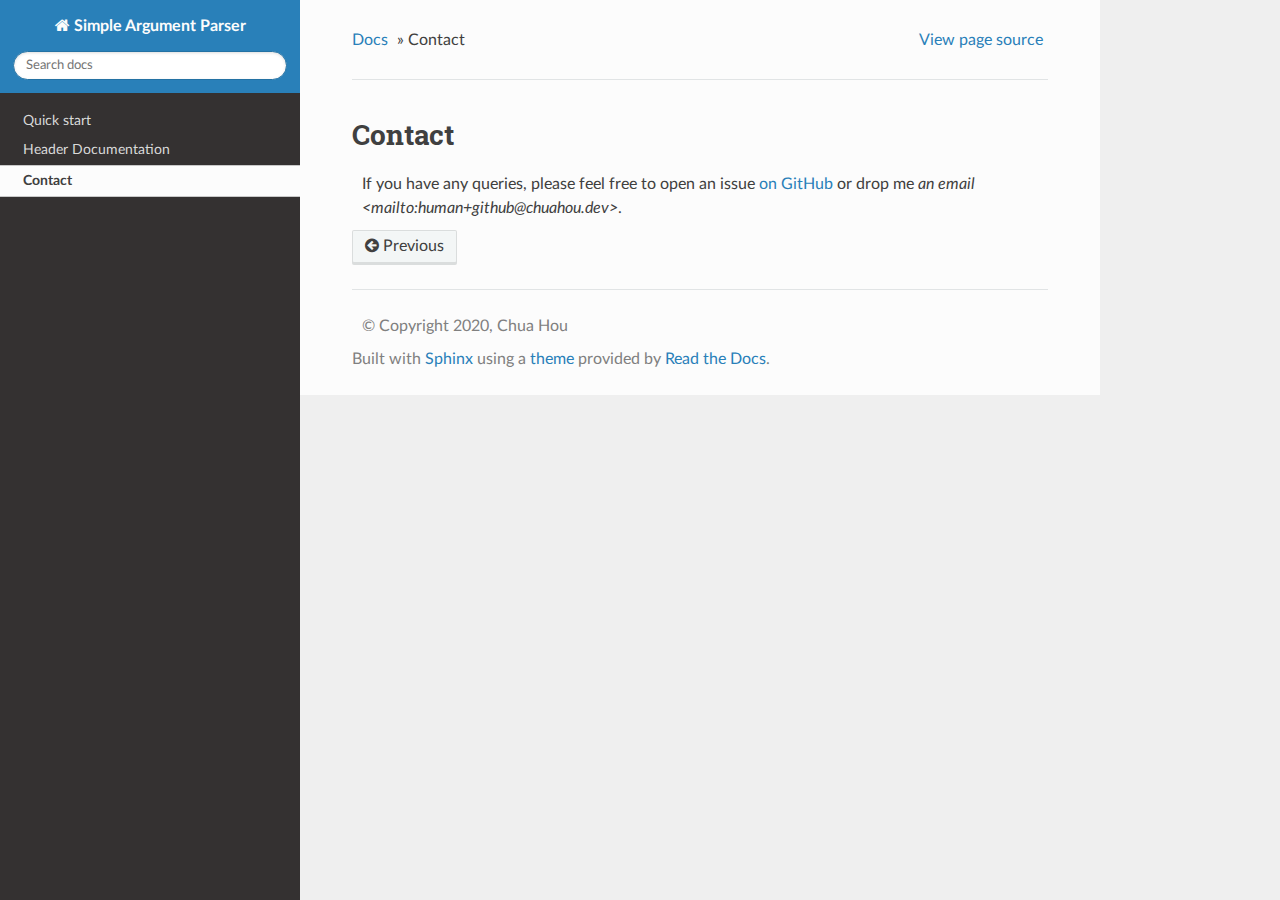
<file: docs/html/contact.html>
<!DOCTYPE html>
<!--[if IE 8]><html class="no-js lt-ie9" lang="en" > <![endif]-->
<!--[if gt IE 8]><!--> <html class="no-js" lang="en" > <!--<![endif]-->
<head>
  <meta charset="utf-8">
  
  <meta name="viewport" content="width=device-width, initial-scale=1.0">
  
  <title>Contact &mdash; Simple Argument Parser 0.0.2 documentation</title>
  

  
  
  
  

  
  <script type="text/javascript" src="_static/js/modernizr.min.js"></script>
  
    
      <script type="text/javascript" id="documentation_options" data-url_root="./" src="_static/documentation_options.js"></script>
        <script src="_static/jquery.js"></script>
        <script src="_static/underscore.js"></script>
        <script src="_static/doctools.js"></script>
        <script src="_static/language_data.js"></script>
    
    <script type="text/javascript" src="_static/js/theme.js"></script>

    

  
  <link rel="stylesheet" href="_static/css/theme.css" type="text/css" />
  <link rel="stylesheet" href="_static/pygments.css" type="text/css" />
  <link rel="stylesheet" href="_static/css/custom.css" type="text/css" />
    <link rel="index" title="Index" href="genindex.html" />
    <link rel="search" title="Search" href="search.html" />
    <link rel="prev" title="Header Documentation" href="header.html" /> 
</head>

<body class="wy-body-for-nav">

   
  <div class="wy-grid-for-nav">
    
    <nav data-toggle="wy-nav-shift" class="wy-nav-side">
      <div class="wy-side-scroll">
        <div class="wy-side-nav-search" >
          

          
            <a href="index.html" class="icon icon-home"> Simple Argument Parser
          

          
          </a>

          
            
            
          

          
<div role="search">
  <form id="rtd-search-form" class="wy-form" action="search.html" method="get">
    <input type="text" name="q" placeholder="Search docs" />
    <input type="hidden" name="check_keywords" value="yes" />
    <input type="hidden" name="area" value="default" />
  </form>
</div>

          
        </div>

        <div class="wy-menu wy-menu-vertical" data-spy="affix" role="navigation" aria-label="main navigation">
          
            
            
              
            
            
              <ul class="current">
<li class="toctree-l1"><a class="reference internal" href="quickstart.html">Quick start</a></li>
<li class="toctree-l1"><a class="reference internal" href="header.html">Header Documentation</a></li>
<li class="toctree-l1 current"><a class="current reference internal" href="#">Contact</a></li>
</ul>

            
          
        </div>
      </div>
    </nav>

    <section data-toggle="wy-nav-shift" class="wy-nav-content-wrap">

      
      <nav class="wy-nav-top" aria-label="top navigation">
        
          <i data-toggle="wy-nav-top" class="fa fa-bars"></i>
          <a href="index.html">Simple Argument Parser</a>
        
      </nav>


      <div class="wy-nav-content">
        
        <div class="rst-content">
        
          















<div role="navigation" aria-label="breadcrumbs navigation">

  <ul class="wy-breadcrumbs">
    
      <li><a href="index.html">Docs</a> &raquo;</li>
        
      <li>Contact</li>
    
    
      <li class="wy-breadcrumbs-aside">
        
            
            <a href="_sources/contact.rst.txt" rel="nofollow"> View page source</a>
          
        
      </li>
    
  </ul>

  
  <hr/>
</div>
          <div role="main" class="document" itemscope="itemscope" itemtype="http://schema.org/Article">
           <div itemprop="articleBody">
            
  <div class="section" id="contact">
<h1>Contact<a class="headerlink" href="#contact" title="Permalink to this headline">¶</a></h1>
<p>If you have any queries, please feel free to open an issue <a class="reference external" href="https://github.com/chuahou/sap">on GitHub</a> or drop me <cite>an email
&lt;mailto:human+github&#64;chuahou.dev&gt;</cite>.</p>
</div>


           </div>
           
          </div>
          <footer>
  
    <div class="rst-footer-buttons" role="navigation" aria-label="footer navigation">
      
      
        <a href="header.html" class="btn btn-neutral float-left" title="Header Documentation" accesskey="p" rel="prev"><span class="fa fa-arrow-circle-left"></span> Previous</a>
      
    </div>
  

  <hr/>

  <div role="contentinfo">
    <p>
        &copy; Copyright 2020, Chua Hou

    </p>
  </div>
  Built with <a href="http://sphinx-doc.org/">Sphinx</a> using a <a href="https://github.com/rtfd/sphinx_rtd_theme">theme</a> provided by <a href="https://readthedocs.org">Read the Docs</a>. 

</footer>

        </div>
      </div>

    </section>

  </div>
  


  <script type="text/javascript">
      jQuery(function () {
          SphinxRtdTheme.Navigation.enable(true);
      });
  </script>

  
  
    
   

</body>
</html>
</file>
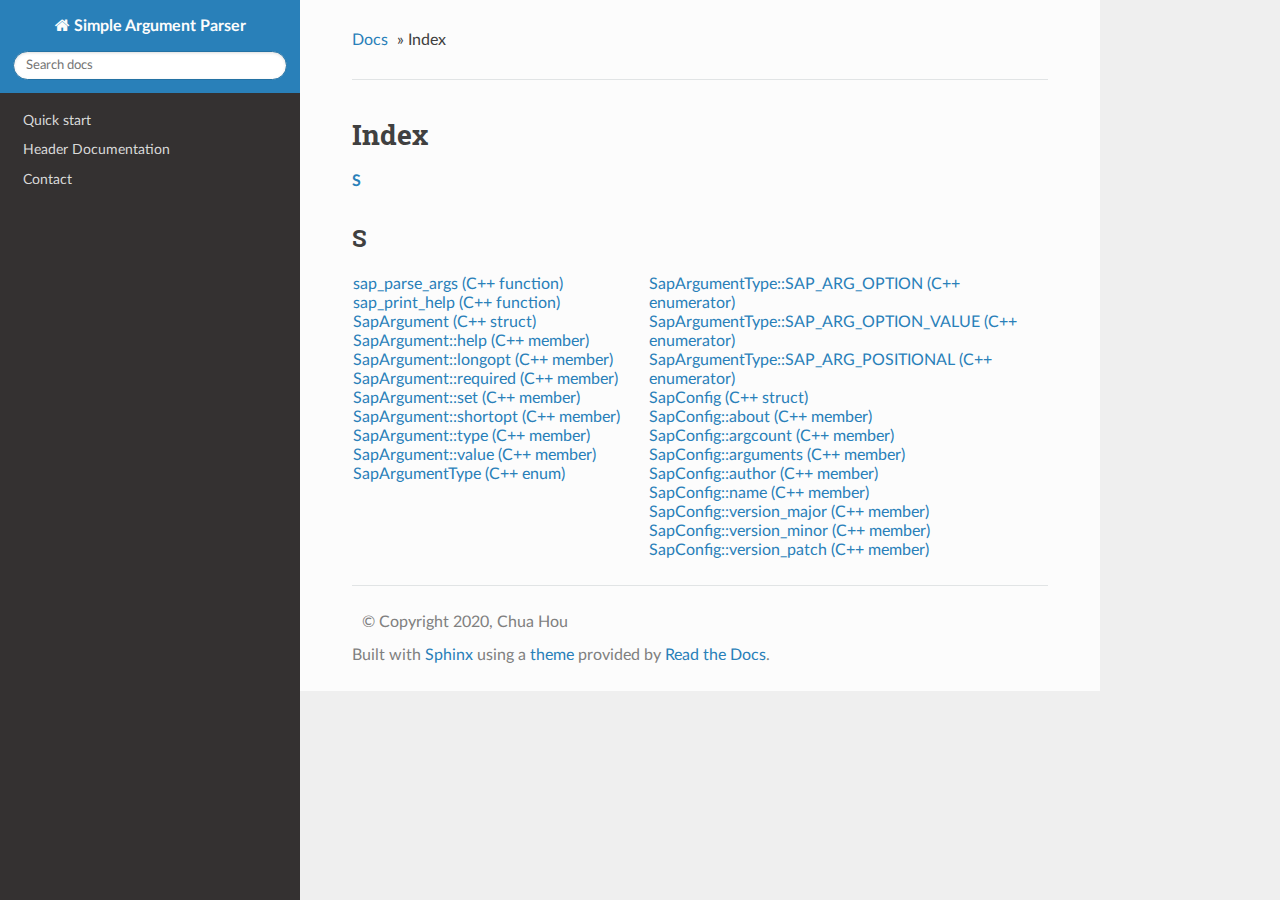
<file: docs/html/genindex.html>
<!DOCTYPE html>
<!--[if IE 8]><html class="no-js lt-ie9" lang="en" > <![endif]-->
<!--[if gt IE 8]><!--> <html class="no-js" lang="en" > <!--<![endif]-->
<head>
  <meta charset="utf-8">
  
  <meta name="viewport" content="width=device-width, initial-scale=1.0">
  
  <title>Index &mdash; Simple Argument Parser 0.0.2 documentation</title>
  

  
  
  
  

  
  <script type="text/javascript" src="_static/js/modernizr.min.js"></script>
  
    
      <script type="text/javascript" id="documentation_options" data-url_root="./" src="_static/documentation_options.js"></script>
        <script src="_static/jquery.js"></script>
        <script src="_static/underscore.js"></script>
        <script src="_static/doctools.js"></script>
        <script src="_static/language_data.js"></script>
    
    <script type="text/javascript" src="_static/js/theme.js"></script>

    

  
  <link rel="stylesheet" href="_static/css/theme.css" type="text/css" />
  <link rel="stylesheet" href="_static/pygments.css" type="text/css" />
  <link rel="stylesheet" href="_static/css/custom.css" type="text/css" />
    <link rel="index" title="Index" href="#" />
    <link rel="search" title="Search" href="search.html" /> 
</head>

<body class="wy-body-for-nav">

   
  <div class="wy-grid-for-nav">
    
    <nav data-toggle="wy-nav-shift" class="wy-nav-side">
      <div class="wy-side-scroll">
        <div class="wy-side-nav-search" >
          

          
            <a href="index.html" class="icon icon-home"> Simple Argument Parser
          

          
          </a>

          
            
            
          

          
<div role="search">
  <form id="rtd-search-form" class="wy-form" action="search.html" method="get">
    <input type="text" name="q" placeholder="Search docs" />
    <input type="hidden" name="check_keywords" value="yes" />
    <input type="hidden" name="area" value="default" />
  </form>
</div>

          
        </div>

        <div class="wy-menu wy-menu-vertical" data-spy="affix" role="navigation" aria-label="main navigation">
          
            
            
              
            
            
              <ul>
<li class="toctree-l1"><a class="reference internal" href="quickstart.html">Quick start</a></li>
<li class="toctree-l1"><a class="reference internal" href="header.html">Header Documentation</a></li>
<li class="toctree-l1"><a class="reference internal" href="contact.html">Contact</a></li>
</ul>

            
          
        </div>
      </div>
    </nav>

    <section data-toggle="wy-nav-shift" class="wy-nav-content-wrap">

      
      <nav class="wy-nav-top" aria-label="top navigation">
        
          <i data-toggle="wy-nav-top" class="fa fa-bars"></i>
          <a href="index.html">Simple Argument Parser</a>
        
      </nav>


      <div class="wy-nav-content">
        
        <div class="rst-content">
        
          















<div role="navigation" aria-label="breadcrumbs navigation">

  <ul class="wy-breadcrumbs">
    
      <li><a href="index.html">Docs</a> &raquo;</li>
        
      <li>Index</li>
    
    
      <li class="wy-breadcrumbs-aside">
        
            
        
      </li>
    
  </ul>

  
  <hr/>
</div>
          <div role="main" class="document" itemscope="itemscope" itemtype="http://schema.org/Article">
           <div itemprop="articleBody">
            

<h1 id="index">Index</h1>

<div class="genindex-jumpbox">
 <a href="#S"><strong>S</strong></a>
 
</div>
<h2 id="S">S</h2>
<table style="width: 100%" class="indextable genindextable"><tr>
  <td style="width: 33%; vertical-align: top;"><ul>
      <li><a href="header.html#_CPPv414sap_parse_args9SapConfigiPPc">sap_parse_args (C++ function)</a>
</li>
      <li><a href="header.html#_CPPv414sap_print_help9SapConfig">sap_print_help (C++ function)</a>
</li>
      <li><a href="header.html#_CPPv411SapArgument">SapArgument (C++ struct)</a>
</li>
      <li><a href="header.html#_CPPv4N11SapArgument4helpE">SapArgument::help (C++ member)</a>
</li>
      <li><a href="header.html#_CPPv4N11SapArgument7longoptE">SapArgument::longopt (C++ member)</a>
</li>
      <li><a href="header.html#_CPPv4N11SapArgument8requiredE">SapArgument::required (C++ member)</a>
</li>
      <li><a href="header.html#_CPPv4N11SapArgument3setE">SapArgument::set (C++ member)</a>
</li>
      <li><a href="header.html#_CPPv4N11SapArgument8shortoptE">SapArgument::shortopt (C++ member)</a>
</li>
      <li><a href="header.html#_CPPv4N11SapArgument4typeE">SapArgument::type (C++ member)</a>
</li>
      <li><a href="header.html#_CPPv4N11SapArgument5valueE">SapArgument::value (C++ member)</a>
</li>
      <li><a href="header.html#_CPPv415SapArgumentType">SapArgumentType (C++ enum)</a>
</li>
  </ul></td>
  <td style="width: 33%; vertical-align: top;"><ul>
      <li><a href="header.html#_CPPv4N15SapArgumentType14SAP_ARG_OPTIONE">SapArgumentType::SAP_ARG_OPTION (C++ enumerator)</a>
</li>
      <li><a href="header.html#_CPPv4N15SapArgumentType20SAP_ARG_OPTION_VALUEE">SapArgumentType::SAP_ARG_OPTION_VALUE (C++ enumerator)</a>
</li>
      <li><a href="header.html#_CPPv4N15SapArgumentType18SAP_ARG_POSITIONALE">SapArgumentType::SAP_ARG_POSITIONAL (C++ enumerator)</a>
</li>
      <li><a href="header.html#_CPPv49SapConfig">SapConfig (C++ struct)</a>
</li>
      <li><a href="header.html#_CPPv4N9SapConfig5aboutE">SapConfig::about (C++ member)</a>
</li>
      <li><a href="header.html#_CPPv4N9SapConfig8argcountE">SapConfig::argcount (C++ member)</a>
</li>
      <li><a href="header.html#_CPPv4N9SapConfig9argumentsE">SapConfig::arguments (C++ member)</a>
</li>
      <li><a href="header.html#_CPPv4N9SapConfig6authorE">SapConfig::author (C++ member)</a>
</li>
      <li><a href="header.html#_CPPv4N9SapConfig4nameE">SapConfig::name (C++ member)</a>
</li>
      <li><a href="header.html#_CPPv4N9SapConfig13version_majorE">SapConfig::version_major (C++ member)</a>
</li>
      <li><a href="header.html#_CPPv4N9SapConfig13version_minorE">SapConfig::version_minor (C++ member)</a>
</li>
      <li><a href="header.html#_CPPv4N9SapConfig13version_patchE">SapConfig::version_patch (C++ member)</a>
</li>
  </ul></td>
</tr></table>



           </div>
           
          </div>
          <footer>
  

  <hr/>

  <div role="contentinfo">
    <p>
        &copy; Copyright 2020, Chua Hou

    </p>
  </div>
  Built with <a href="http://sphinx-doc.org/">Sphinx</a> using a <a href="https://github.com/rtfd/sphinx_rtd_theme">theme</a> provided by <a href="https://readthedocs.org">Read the Docs</a>. 

</footer>

        </div>
      </div>

    </section>

  </div>
  


  <script type="text/javascript">
      jQuery(function () {
          SphinxRtdTheme.Navigation.enable(true);
      });
  </script>

  
  
    
   

</body>
</html>
</file>
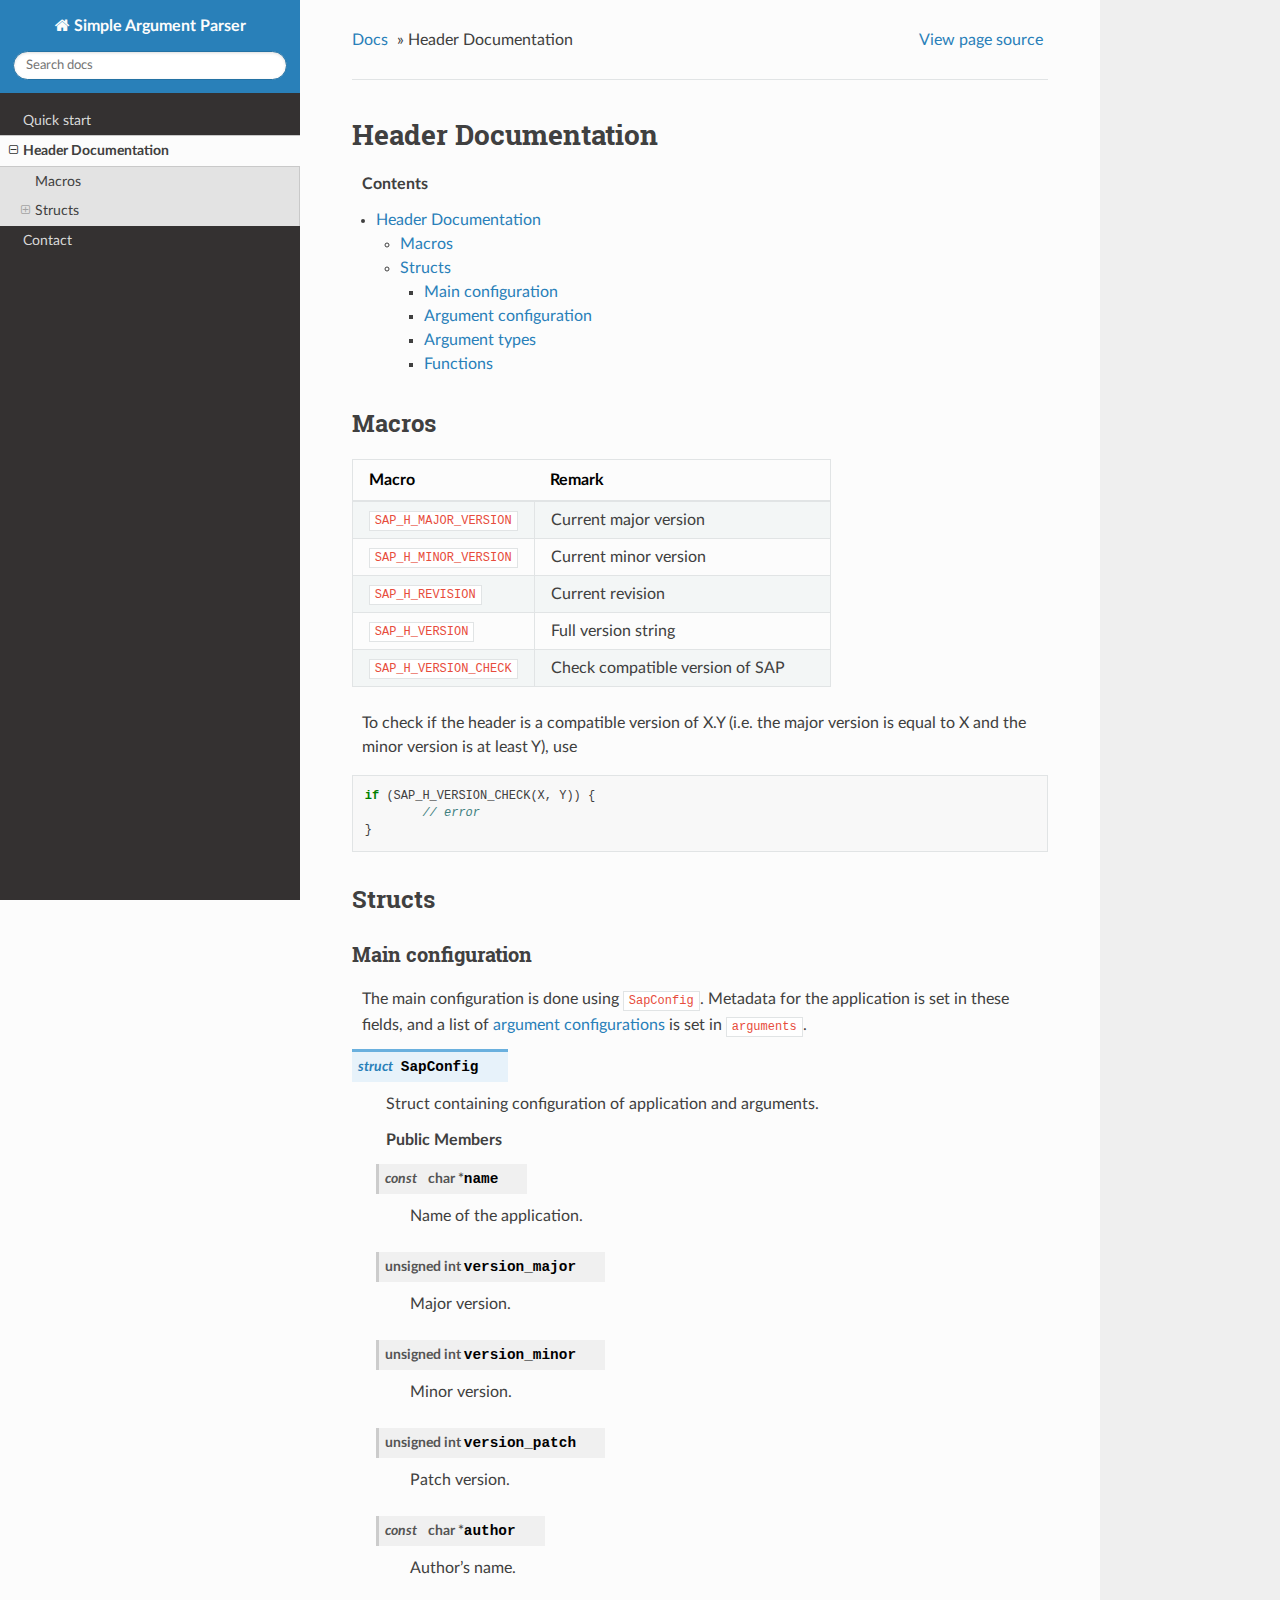
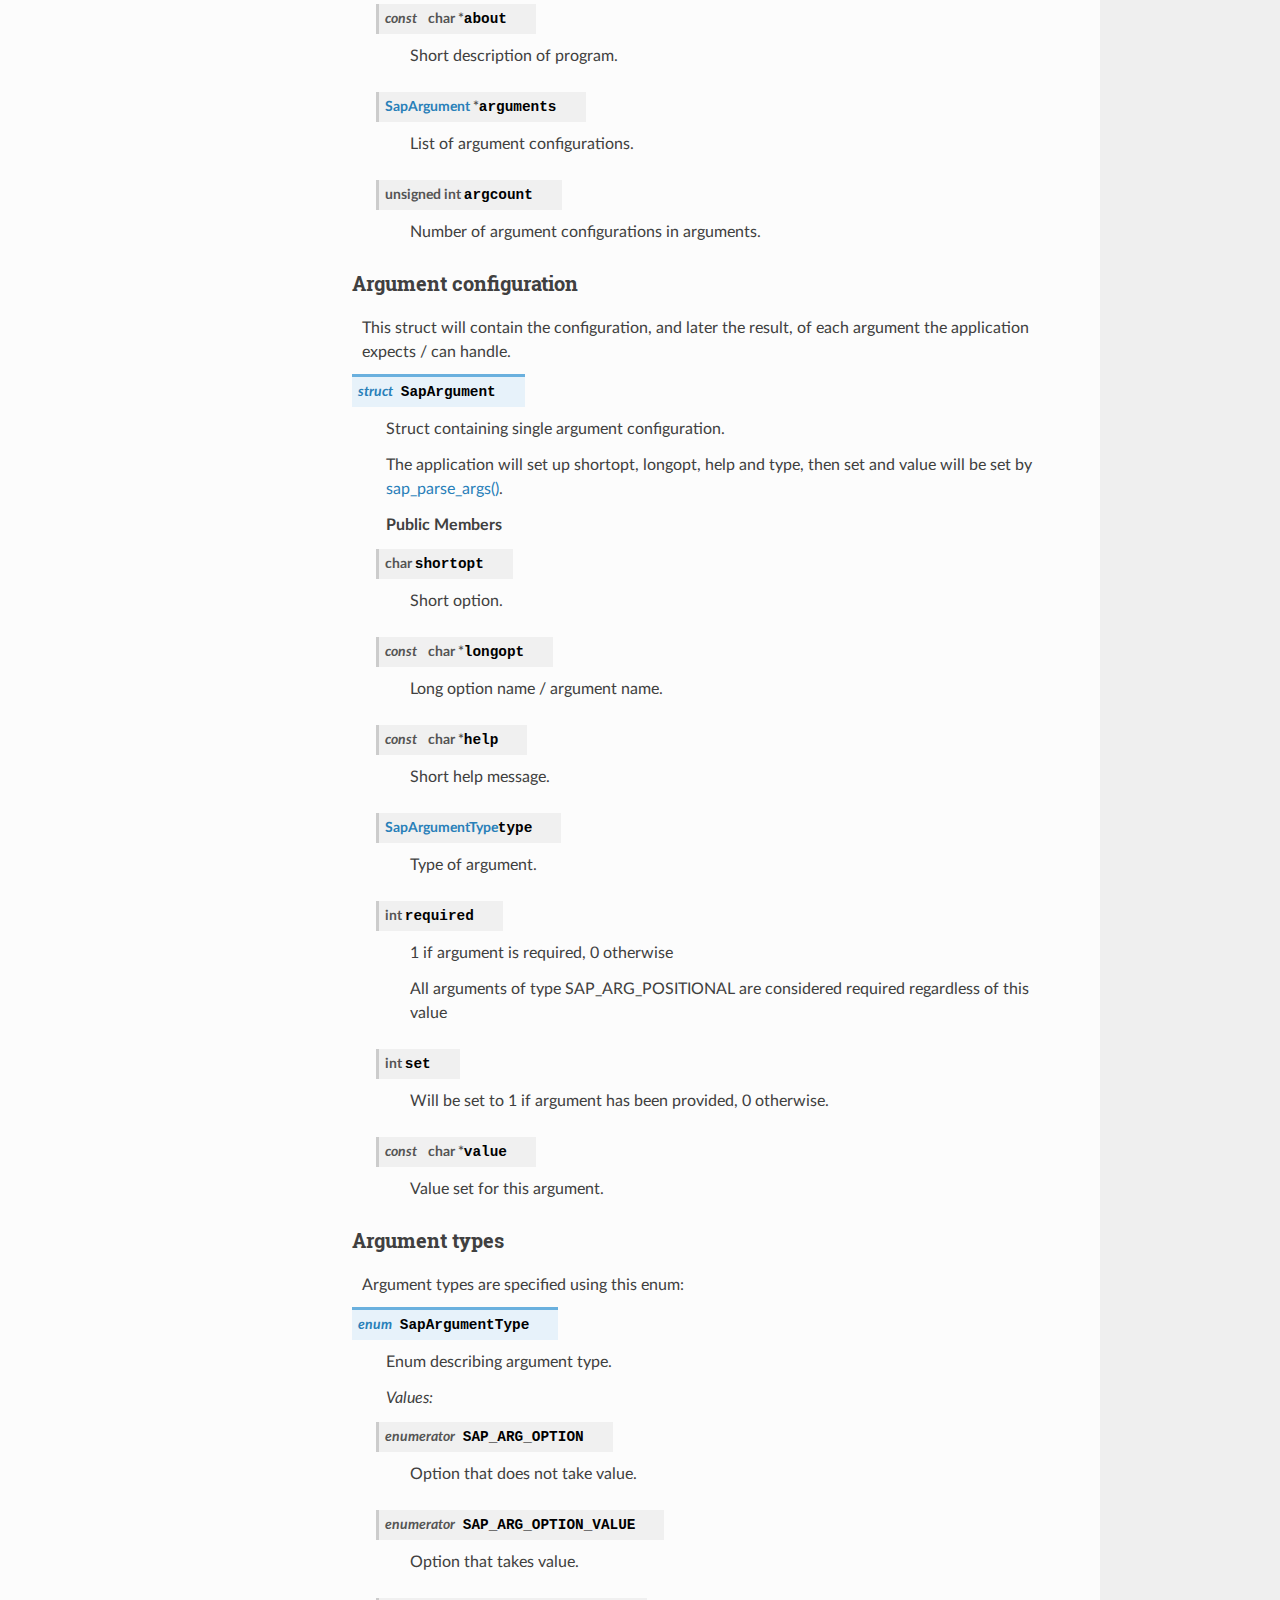
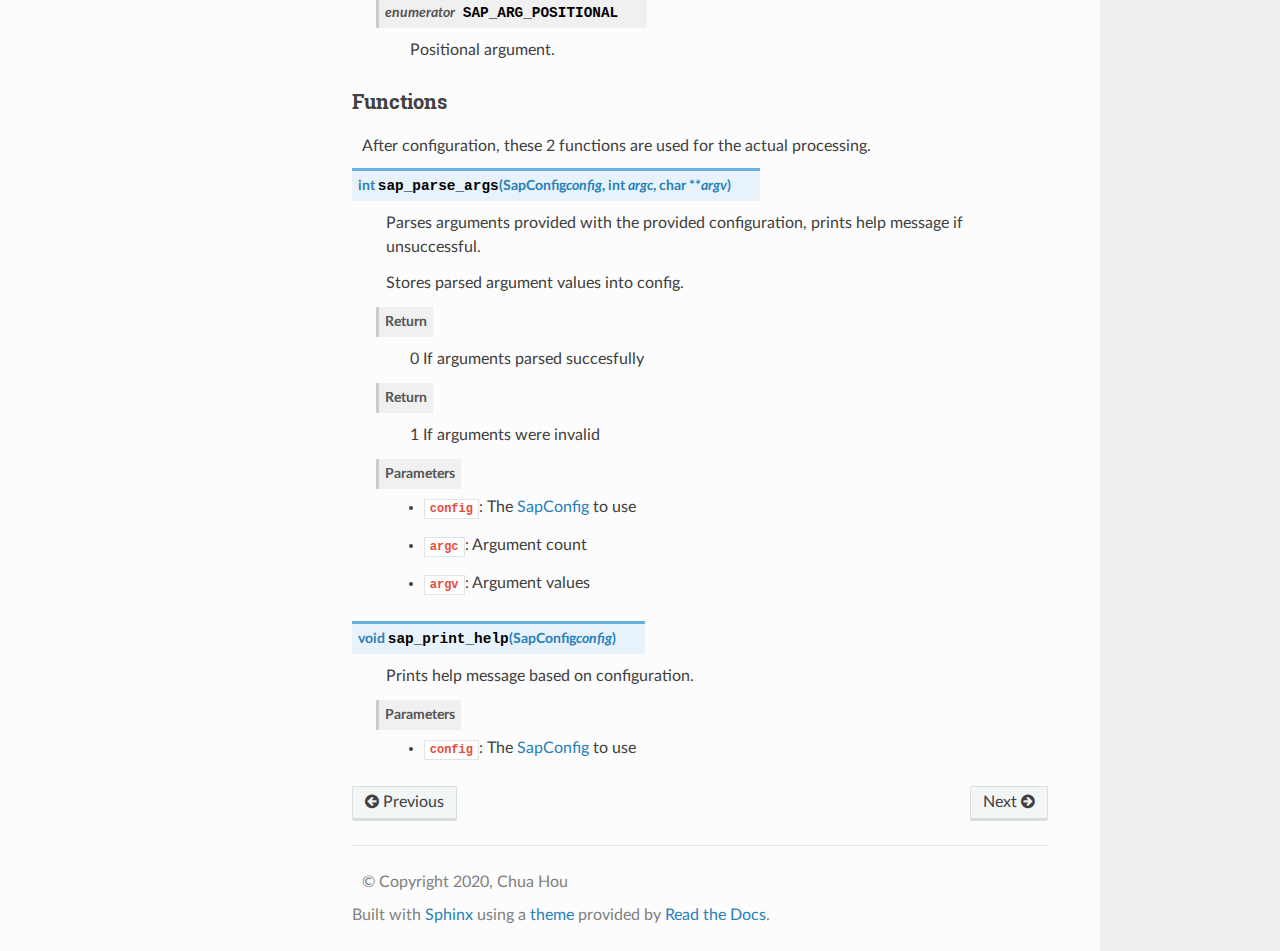
<file: docs/html/header.html>
<!DOCTYPE html>
<!--[if IE 8]><html class="no-js lt-ie9" lang="en" > <![endif]-->
<!--[if gt IE 8]><!--> <html class="no-js" lang="en" > <!--<![endif]-->
<head>
  <meta charset="utf-8">
  
  <meta name="viewport" content="width=device-width, initial-scale=1.0">
  
  <title>Header Documentation &mdash; Simple Argument Parser 0.0.2 documentation</title>
  

  
  
  
  

  
  <script type="text/javascript" src="_static/js/modernizr.min.js"></script>
  
    
      <script type="text/javascript" id="documentation_options" data-url_root="./" src="_static/documentation_options.js"></script>
        <script src="_static/jquery.js"></script>
        <script src="_static/underscore.js"></script>
        <script src="_static/doctools.js"></script>
        <script src="_static/language_data.js"></script>
    
    <script type="text/javascript" src="_static/js/theme.js"></script>

    

  
  <link rel="stylesheet" href="_static/css/theme.css" type="text/css" />
  <link rel="stylesheet" href="_static/pygments.css" type="text/css" />
  <link rel="stylesheet" href="_static/css/custom.css" type="text/css" />
    <link rel="index" title="Index" href="genindex.html" />
    <link rel="search" title="Search" href="search.html" />
    <link rel="next" title="Contact" href="contact.html" />
    <link rel="prev" title="Quick start" href="quickstart.html" /> 
</head>

<body class="wy-body-for-nav">

   
  <div class="wy-grid-for-nav">
    
    <nav data-toggle="wy-nav-shift" class="wy-nav-side">
      <div class="wy-side-scroll">
        <div class="wy-side-nav-search" >
          

          
            <a href="index.html" class="icon icon-home"> Simple Argument Parser
          

          
          </a>

          
            
            
          

          
<div role="search">
  <form id="rtd-search-form" class="wy-form" action="search.html" method="get">
    <input type="text" name="q" placeholder="Search docs" />
    <input type="hidden" name="check_keywords" value="yes" />
    <input type="hidden" name="area" value="default" />
  </form>
</div>

          
        </div>

        <div class="wy-menu wy-menu-vertical" data-spy="affix" role="navigation" aria-label="main navigation">
          
            
            
              
            
            
              <ul class="current">
<li class="toctree-l1"><a class="reference internal" href="quickstart.html">Quick start</a></li>
<li class="toctree-l1 current"><a class="current reference internal" href="#">Header Documentation</a><ul>
<li class="toctree-l2"><a class="reference internal" href="#macros">Macros</a></li>
<li class="toctree-l2"><a class="reference internal" href="#structs">Structs</a><ul>
<li class="toctree-l3"><a class="reference internal" href="#main-configuration">Main configuration</a></li>
<li class="toctree-l3"><a class="reference internal" href="#argument-configuration">Argument configuration</a></li>
<li class="toctree-l3"><a class="reference internal" href="#argument-types">Argument types</a></li>
<li class="toctree-l3"><a class="reference internal" href="#functions">Functions</a></li>
</ul>
</li>
</ul>
</li>
<li class="toctree-l1"><a class="reference internal" href="contact.html">Contact</a></li>
</ul>

            
          
        </div>
      </div>
    </nav>

    <section data-toggle="wy-nav-shift" class="wy-nav-content-wrap">

      
      <nav class="wy-nav-top" aria-label="top navigation">
        
          <i data-toggle="wy-nav-top" class="fa fa-bars"></i>
          <a href="index.html">Simple Argument Parser</a>
        
      </nav>


      <div class="wy-nav-content">
        
        <div class="rst-content">
        
          















<div role="navigation" aria-label="breadcrumbs navigation">

  <ul class="wy-breadcrumbs">
    
      <li><a href="index.html">Docs</a> &raquo;</li>
        
      <li>Header Documentation</li>
    
    
      <li class="wy-breadcrumbs-aside">
        
            
            <a href="_sources/header.rst.txt" rel="nofollow"> View page source</a>
          
        
      </li>
    
  </ul>

  
  <hr/>
</div>
          <div role="main" class="document" itemscope="itemscope" itemtype="http://schema.org/Article">
           <div itemprop="articleBody">
            
  <div class="section" id="header-documentation">
<h1><a class="toc-backref" href="#id1">Header Documentation</a><a class="headerlink" href="#header-documentation" title="Permalink to this headline">¶</a></h1>
<div class="contents topic" id="contents">
<p class="topic-title">Contents</p>
<ul class="simple">
<li><p><a class="reference internal" href="#header-documentation" id="id1">Header Documentation</a></p>
<ul>
<li><p><a class="reference internal" href="#macros" id="id2">Macros</a></p></li>
<li><p><a class="reference internal" href="#structs" id="id3">Structs</a></p>
<ul>
<li><p><a class="reference internal" href="#main-configuration" id="id4">Main configuration</a></p></li>
<li><p><a class="reference internal" href="#argument-configuration" id="id5">Argument configuration</a></p></li>
<li><p><a class="reference internal" href="#argument-types" id="id6">Argument types</a></p></li>
<li><p><a class="reference internal" href="#functions" id="id7">Functions</a></p></li>
</ul>
</li>
</ul>
</li>
</ul>
</div>
<div class="section" id="macros">
<h2><a class="toc-backref" href="#id2">Macros</a><a class="headerlink" href="#macros" title="Permalink to this headline">¶</a></h2>
<table class="docutils align-default">
<colgroup>
<col style="width: 38%" />
<col style="width: 62%" />
</colgroup>
<thead>
<tr class="row-odd"><th class="head"><p>Macro</p></th>
<th class="head"><p>Remark</p></th>
</tr>
</thead>
<tbody>
<tr class="row-even"><td><p><code class="docutils literal notranslate"><span class="pre">SAP_H_MAJOR_VERSION</span></code></p></td>
<td><p>Current major version</p></td>
</tr>
<tr class="row-odd"><td><p><code class="docutils literal notranslate"><span class="pre">SAP_H_MINOR_VERSION</span></code></p></td>
<td><p>Current minor version</p></td>
</tr>
<tr class="row-even"><td><p><code class="docutils literal notranslate"><span class="pre">SAP_H_REVISION</span></code></p></td>
<td><p>Current revision</p></td>
</tr>
<tr class="row-odd"><td><p><code class="docutils literal notranslate"><span class="pre">SAP_H_VERSION</span></code></p></td>
<td><p>Full version string</p></td>
</tr>
<tr class="row-even"><td><p><code class="docutils literal notranslate"><span class="pre">SAP_H_VERSION_CHECK</span></code></p></td>
<td><p>Check compatible version of SAP</p></td>
</tr>
</tbody>
</table>
<p>To check if the header is a compatible version of X.Y (i.e. the major
version is equal to X and the minor version is at least Y), use</p>
<div class="highlight-c notranslate"><div class="highlight"><pre><span></span><span class="k">if</span> <span class="p">(</span><span class="n">SAP_H_VERSION_CHECK</span><span class="p">(</span><span class="n">X</span><span class="p">,</span> <span class="n">Y</span><span class="p">))</span> <span class="p">{</span>
        <span class="c1">// error</span>
<span class="p">}</span>
</pre></div>
</div>
</div>
<div class="section" id="structs">
<h2><a class="toc-backref" href="#id3">Structs</a><a class="headerlink" href="#structs" title="Permalink to this headline">¶</a></h2>
<div class="section" id="main-configuration">
<h3><a class="toc-backref" href="#id4">Main configuration</a><a class="headerlink" href="#main-configuration" title="Permalink to this headline">¶</a></h3>
<p>The main configuration is done using <code class="docutils literal notranslate"><span class="pre">SapConfig</span></code>. Metadata for the
application is set in these fields, and a list of <a class="reference external" href="#argument-configuration">argument
configurations</a> is set in <code class="docutils literal notranslate"><span class="pre">arguments</span></code>.</p>
<dl class="cpp struct">
<dt id="_CPPv49SapConfig">
<span id="_CPPv39SapConfig"></span><span id="_CPPv29SapConfig"></span><span id="SapConfig"></span><span class="target" id="structSapConfig"></span><em class="property">struct </em><code class="sig-name descname">SapConfig</code><a class="headerlink" href="#_CPPv49SapConfig" title="Permalink to this definition">¶</a><br /></dt>
<dd><p>Struct containing configuration of application and arguments. </p>
<div class="breathe-sectiondef docutils container">
<p class="breathe-sectiondef-title rubric">Public Members</p>
<dl class="cpp var">
<dt id="_CPPv4N9SapConfig4nameE">
<span id="_CPPv3N9SapConfig4nameE"></span><span id="_CPPv2N9SapConfig4nameE"></span><span id="SapConfig::name__cCP"></span><span class="target" id="structSapConfig_1a0e662941264d3d05e8cf7adaf4f01a59"></span><em class="property">const</em> char *<code class="sig-name descname">name</code><a class="headerlink" href="#_CPPv4N9SapConfig4nameE" title="Permalink to this definition">¶</a><br /></dt>
<dd><p>Name of the application. </p>
</dd></dl>

<dl class="cpp var">
<dt id="_CPPv4N9SapConfig13version_majorE">
<span id="_CPPv3N9SapConfig13version_majorE"></span><span id="_CPPv2N9SapConfig13version_majorE"></span><span id="SapConfig::version_major__unsigned-i"></span><span class="target" id="structSapConfig_1a952d3415bd3edb118b06511250f92c32"></span>unsigned int <code class="sig-name descname">version_major</code><a class="headerlink" href="#_CPPv4N9SapConfig13version_majorE" title="Permalink to this definition">¶</a><br /></dt>
<dd><p>Major version. </p>
</dd></dl>

<dl class="cpp var">
<dt id="_CPPv4N9SapConfig13version_minorE">
<span id="_CPPv3N9SapConfig13version_minorE"></span><span id="_CPPv2N9SapConfig13version_minorE"></span><span id="SapConfig::version_minor__unsigned-i"></span><span class="target" id="structSapConfig_1a8291a0fb4b1094d6316a5080d38b68f3"></span>unsigned int <code class="sig-name descname">version_minor</code><a class="headerlink" href="#_CPPv4N9SapConfig13version_minorE" title="Permalink to this definition">¶</a><br /></dt>
<dd><p>Minor version. </p>
</dd></dl>

<dl class="cpp var">
<dt id="_CPPv4N9SapConfig13version_patchE">
<span id="_CPPv3N9SapConfig13version_patchE"></span><span id="_CPPv2N9SapConfig13version_patchE"></span><span id="SapConfig::version_patch__unsigned-i"></span><span class="target" id="structSapConfig_1ad3de5bb87ed4e7664993b19f13c1435f"></span>unsigned int <code class="sig-name descname">version_patch</code><a class="headerlink" href="#_CPPv4N9SapConfig13version_patchE" title="Permalink to this definition">¶</a><br /></dt>
<dd><p>Patch version. </p>
</dd></dl>

<dl class="cpp var">
<dt id="_CPPv4N9SapConfig6authorE">
<span id="_CPPv3N9SapConfig6authorE"></span><span id="_CPPv2N9SapConfig6authorE"></span><span id="SapConfig::author__cCP"></span><span class="target" id="structSapConfig_1a0e9d46a60a7a6d1f30c25dec1ec18bc7"></span><em class="property">const</em> char *<code class="sig-name descname">author</code><a class="headerlink" href="#_CPPv4N9SapConfig6authorE" title="Permalink to this definition">¶</a><br /></dt>
<dd><p>Author’s name. </p>
</dd></dl>

<dl class="cpp var">
<dt id="_CPPv4N9SapConfig5aboutE">
<span id="_CPPv3N9SapConfig5aboutE"></span><span id="_CPPv2N9SapConfig5aboutE"></span><span id="SapConfig::about__cCP"></span><span class="target" id="structSapConfig_1a591a3804b76bf221be7735d2568fd81b"></span><em class="property">const</em> char *<code class="sig-name descname">about</code><a class="headerlink" href="#_CPPv4N9SapConfig5aboutE" title="Permalink to this definition">¶</a><br /></dt>
<dd><p>Short description of program. </p>
</dd></dl>

<dl class="cpp var">
<dt id="_CPPv4N9SapConfig9argumentsE">
<span id="_CPPv3N9SapConfig9argumentsE"></span><span id="_CPPv2N9SapConfig9argumentsE"></span><span id="SapConfig::arguments__SapArgumentP"></span><span class="target" id="structSapConfig_1abd3a6936ebb2e6c742713440b781c321"></span><a class="reference internal" href="#_CPPv411SapArgument" title="SapArgument">SapArgument</a> *<code class="sig-name descname">arguments</code><a class="headerlink" href="#_CPPv4N9SapConfig9argumentsE" title="Permalink to this definition">¶</a><br /></dt>
<dd><p>List of argument configurations. </p>
</dd></dl>

<dl class="cpp var">
<dt id="_CPPv4N9SapConfig8argcountE">
<span id="_CPPv3N9SapConfig8argcountE"></span><span id="_CPPv2N9SapConfig8argcountE"></span><span id="SapConfig::argcount__unsigned-i"></span><span class="target" id="structSapConfig_1affab4326fcc9a718a3374f4de4fba629"></span>unsigned int <code class="sig-name descname">argcount</code><a class="headerlink" href="#_CPPv4N9SapConfig8argcountE" title="Permalink to this definition">¶</a><br /></dt>
<dd><p>Number of argument configurations in arguments. </p>
</dd></dl>

</div>
</dd></dl>

</div>
<div class="section" id="argument-configuration">
<h3><a class="toc-backref" href="#id5">Argument configuration</a><a class="headerlink" href="#argument-configuration" title="Permalink to this headline">¶</a></h3>
<p>This struct will contain the configuration, and later the result, of
each argument the application expects / can handle.</p>
<dl class="cpp struct">
<dt id="_CPPv411SapArgument">
<span id="_CPPv311SapArgument"></span><span id="_CPPv211SapArgument"></span><span id="SapArgument"></span><span class="target" id="structSapArgument"></span><em class="property">struct </em><code class="sig-name descname">SapArgument</code><a class="headerlink" href="#_CPPv411SapArgument" title="Permalink to this definition">¶</a><br /></dt>
<dd><p>Struct containing single argument configuration. </p>
<p>The application will set up shortopt, longopt, help and type, then set and value will be set by <a class="reference internal" href="#sap_8h_1a53002d7623bd466c74fc5760d343c2df"><span class="std std-ref">sap_parse_args()</span></a>. </p>
<div class="breathe-sectiondef docutils container">
<p class="breathe-sectiondef-title rubric">Public Members</p>
<dl class="cpp var">
<dt id="_CPPv4N11SapArgument8shortoptE">
<span id="_CPPv3N11SapArgument8shortoptE"></span><span id="_CPPv2N11SapArgument8shortoptE"></span><span id="SapArgument::shortopt__c"></span><span class="target" id="structSapArgument_1a05ee1aefc215a063dbc556ed511df2a2"></span>char <code class="sig-name descname">shortopt</code><a class="headerlink" href="#_CPPv4N11SapArgument8shortoptE" title="Permalink to this definition">¶</a><br /></dt>
<dd><p>Short option. </p>
</dd></dl>

<dl class="cpp var">
<dt id="_CPPv4N11SapArgument7longoptE">
<span id="_CPPv3N11SapArgument7longoptE"></span><span id="_CPPv2N11SapArgument7longoptE"></span><span id="SapArgument::longopt__cCP"></span><span class="target" id="structSapArgument_1a69a892cfd98c9368e2d2596e408c0442"></span><em class="property">const</em> char *<code class="sig-name descname">longopt</code><a class="headerlink" href="#_CPPv4N11SapArgument7longoptE" title="Permalink to this definition">¶</a><br /></dt>
<dd><p>Long option name / argument name. </p>
</dd></dl>

<dl class="cpp var">
<dt id="_CPPv4N11SapArgument4helpE">
<span id="_CPPv3N11SapArgument4helpE"></span><span id="_CPPv2N11SapArgument4helpE"></span><span id="SapArgument::help__cCP"></span><span class="target" id="structSapArgument_1ab1fe4c7ecd237cfaa1fe396c2d47c6f4"></span><em class="property">const</em> char *<code class="sig-name descname">help</code><a class="headerlink" href="#_CPPv4N11SapArgument4helpE" title="Permalink to this definition">¶</a><br /></dt>
<dd><p>Short help message. </p>
</dd></dl>

<dl class="cpp var">
<dt id="_CPPv4N11SapArgument4typeE">
<span id="_CPPv3N11SapArgument4typeE"></span><span id="_CPPv2N11SapArgument4typeE"></span><span id="SapArgument::type__SapArgumentType"></span><span class="target" id="structSapArgument_1aaa8ba7953ada5cb8e799f28265f3ecbb"></span><a class="reference internal" href="#_CPPv415SapArgumentType" title="SapArgumentType">SapArgumentType</a> <code class="sig-name descname">type</code><a class="headerlink" href="#_CPPv4N11SapArgument4typeE" title="Permalink to this definition">¶</a><br /></dt>
<dd><p>Type of argument. </p>
</dd></dl>

<dl class="cpp var">
<dt id="_CPPv4N11SapArgument8requiredE">
<span id="_CPPv3N11SapArgument8requiredE"></span><span id="_CPPv2N11SapArgument8requiredE"></span><span id="SapArgument::required__i"></span><span class="target" id="structSapArgument_1a7f61f585695781f0e4ea14465d029a62"></span>int <code class="sig-name descname">required</code><a class="headerlink" href="#_CPPv4N11SapArgument8requiredE" title="Permalink to this definition">¶</a><br /></dt>
<dd><p>1 if argument is required, 0 otherwise </p>
<p>All arguments of type SAP_ARG_POSITIONAL are considered required regardless of this value </p>
</dd></dl>

<dl class="cpp var">
<dt id="_CPPv4N11SapArgument3setE">
<span id="_CPPv3N11SapArgument3setE"></span><span id="_CPPv2N11SapArgument3setE"></span><span id="SapArgument::set__i"></span><span class="target" id="structSapArgument_1a0f6478c16cf321ab7b089f80ce1a2778"></span>int <code class="sig-name descname">set</code><a class="headerlink" href="#_CPPv4N11SapArgument3setE" title="Permalink to this definition">¶</a><br /></dt>
<dd><p>Will be set to 1 if argument has been provided, 0 otherwise. </p>
</dd></dl>

<dl class="cpp var">
<dt id="_CPPv4N11SapArgument5valueE">
<span id="_CPPv3N11SapArgument5valueE"></span><span id="_CPPv2N11SapArgument5valueE"></span><span id="SapArgument::value__cCP"></span><span class="target" id="structSapArgument_1af7f7be274e99663d24814545c2384e13"></span><em class="property">const</em> char *<code class="sig-name descname">value</code><a class="headerlink" href="#_CPPv4N11SapArgument5valueE" title="Permalink to this definition">¶</a><br /></dt>
<dd><p>Value set for this argument. </p>
</dd></dl>

</div>
</dd></dl>

</div>
<div class="section" id="argument-types">
<h3><a class="toc-backref" href="#id6">Argument types</a><a class="headerlink" href="#argument-types" title="Permalink to this headline">¶</a></h3>
<p>Argument types are specified using this enum:</p>
<dl class="cpp enum">
<dt id="_CPPv415SapArgumentType">
<span id="_CPPv315SapArgumentType"></span><span id="_CPPv215SapArgumentType"></span><span class="target" id="sap_8h_1af0ad10ad2bf60d2b1c8dd73f02561f07"></span><em class="property">enum </em><code class="sig-name descname">SapArgumentType</code><a class="headerlink" href="#_CPPv415SapArgumentType" title="Permalink to this definition">¶</a><br /></dt>
<dd><p>Enum describing argument type. </p>
<p><em>Values:</em></p>
<dl class="cpp enumerator">
<dt id="_CPPv4N15SapArgumentType14SAP_ARG_OPTIONE">
<span id="_CPPv3N15SapArgumentType14SAP_ARG_OPTIONE"></span><span id="_CPPv2N15SapArgumentType14SAP_ARG_OPTIONE"></span><span class="target" id="sap_8h_1af0ad10ad2bf60d2b1c8dd73f02561f07a3c899633c42d6f5faace84be06c361e9"></span><em class="property">enumerator </em><code class="sig-name descname">SAP_ARG_OPTION</code><a class="headerlink" href="#_CPPv4N15SapArgumentType14SAP_ARG_OPTIONE" title="Permalink to this definition">¶</a><br /></dt>
<dd><p>Option that does not take value. </p>
</dd></dl>

<dl class="cpp enumerator">
<dt id="_CPPv4N15SapArgumentType20SAP_ARG_OPTION_VALUEE">
<span id="_CPPv3N15SapArgumentType20SAP_ARG_OPTION_VALUEE"></span><span id="_CPPv2N15SapArgumentType20SAP_ARG_OPTION_VALUEE"></span><span class="target" id="sap_8h_1af0ad10ad2bf60d2b1c8dd73f02561f07aec44d17d6e54621ceeb1bc3f4b5c3005"></span><em class="property">enumerator </em><code class="sig-name descname">SAP_ARG_OPTION_VALUE</code><a class="headerlink" href="#_CPPv4N15SapArgumentType20SAP_ARG_OPTION_VALUEE" title="Permalink to this definition">¶</a><br /></dt>
<dd><p>Option that takes value. </p>
</dd></dl>

<dl class="cpp enumerator">
<dt id="_CPPv4N15SapArgumentType18SAP_ARG_POSITIONALE">
<span id="_CPPv3N15SapArgumentType18SAP_ARG_POSITIONALE"></span><span id="_CPPv2N15SapArgumentType18SAP_ARG_POSITIONALE"></span><span class="target" id="sap_8h_1af0ad10ad2bf60d2b1c8dd73f02561f07ae18a4e465ca97a16147a2b977f4bbcf5"></span><em class="property">enumerator </em><code class="sig-name descname">SAP_ARG_POSITIONAL</code><a class="headerlink" href="#_CPPv4N15SapArgumentType18SAP_ARG_POSITIONALE" title="Permalink to this definition">¶</a><br /></dt>
<dd><p>Positional argument. </p>
</dd></dl>

</dd></dl>

</div>
<div class="section" id="functions">
<h3><a class="toc-backref" href="#id7">Functions</a><a class="headerlink" href="#functions" title="Permalink to this headline">¶</a></h3>
<p>After configuration, these 2 functions are used for the actual
processing.</p>
<dl class="cpp function">
<dt id="_CPPv414sap_parse_args9SapConfigiPPc">
<span id="_CPPv314sap_parse_args9SapConfigiPPc"></span><span id="_CPPv214sap_parse_args9SapConfigiPPc"></span><span id="sap_parse_args__SapConfig.i.cPP"></span><span class="target" id="sap_8h_1a53002d7623bd466c74fc5760d343c2df"></span>int <code class="sig-name descname">sap_parse_args</code><span class="sig-paren">(</span><a class="reference internal" href="#_CPPv49SapConfig" title="SapConfig">SapConfig</a> <em>config</em>, int <em>argc</em>, char **<em>argv</em><span class="sig-paren">)</span><a class="headerlink" href="#_CPPv414sap_parse_args9SapConfigiPPc" title="Permalink to this definition">¶</a><br /></dt>
<dd><p>Parses arguments provided with the provided configuration, prints help message if unsuccessful. </p>
<p>Stores parsed argument values into config.</p>
<p><dl class="simple">
<dt><strong>Return</strong></dt><dd><p>0 If arguments parsed succesfully </p>
</dd>
<dt><strong>Return</strong></dt><dd><p>1 If arguments were invalid </p>
</dd>
<dt><strong>Parameters</strong></dt><dd><ul class="breatheparameterlist simple">
<li><p><code class="docutils literal notranslate"><span class="pre">config</span></code>: The <a class="reference internal" href="#structSapConfig"><span class="std std-ref">SapConfig</span></a> to use </p></li>
<li><p><code class="docutils literal notranslate"><span class="pre">argc</span></code>: Argument count </p></li>
<li><p><code class="docutils literal notranslate"><span class="pre">argv</span></code>: Argument values </p></li>
</ul>
</dd>
</dl>
</p>
</dd></dl>

<dl class="cpp function">
<dt id="_CPPv414sap_print_help9SapConfig">
<span id="_CPPv314sap_print_help9SapConfig"></span><span id="_CPPv214sap_print_help9SapConfig"></span><span id="sap_print_help__SapConfig"></span><span class="target" id="sap_8h_1aa65ccd2610e7acabe864587026b804bd"></span>void <code class="sig-name descname">sap_print_help</code><span class="sig-paren">(</span><a class="reference internal" href="#_CPPv49SapConfig" title="SapConfig">SapConfig</a> <em>config</em><span class="sig-paren">)</span><a class="headerlink" href="#_CPPv414sap_print_help9SapConfig" title="Permalink to this definition">¶</a><br /></dt>
<dd><p>Prints help message based on configuration. </p>
<p><dl class="simple">
<dt><strong>Parameters</strong></dt><dd><ul class="breatheparameterlist simple">
<li><p><code class="docutils literal notranslate"><span class="pre">config</span></code>: The <a class="reference internal" href="#structSapConfig"><span class="std std-ref">SapConfig</span></a> to use </p></li>
</ul>
</dd>
</dl>
</p>
</dd></dl>

</div>
</div>
</div>


           </div>
           
          </div>
          <footer>
  
    <div class="rst-footer-buttons" role="navigation" aria-label="footer navigation">
      
        <a href="contact.html" class="btn btn-neutral float-right" title="Contact" accesskey="n" rel="next">Next <span class="fa fa-arrow-circle-right"></span></a>
      
      
        <a href="quickstart.html" class="btn btn-neutral float-left" title="Quick start" accesskey="p" rel="prev"><span class="fa fa-arrow-circle-left"></span> Previous</a>
      
    </div>
  

  <hr/>

  <div role="contentinfo">
    <p>
        &copy; Copyright 2020, Chua Hou

    </p>
  </div>
  Built with <a href="http://sphinx-doc.org/">Sphinx</a> using a <a href="https://github.com/rtfd/sphinx_rtd_theme">theme</a> provided by <a href="https://readthedocs.org">Read the Docs</a>. 

</footer>

        </div>
      </div>

    </section>

  </div>
  


  <script type="text/javascript">
      jQuery(function () {
          SphinxRtdTheme.Navigation.enable(true);
      });
  </script>

  
  
    
   

</body>
</html>
</file>
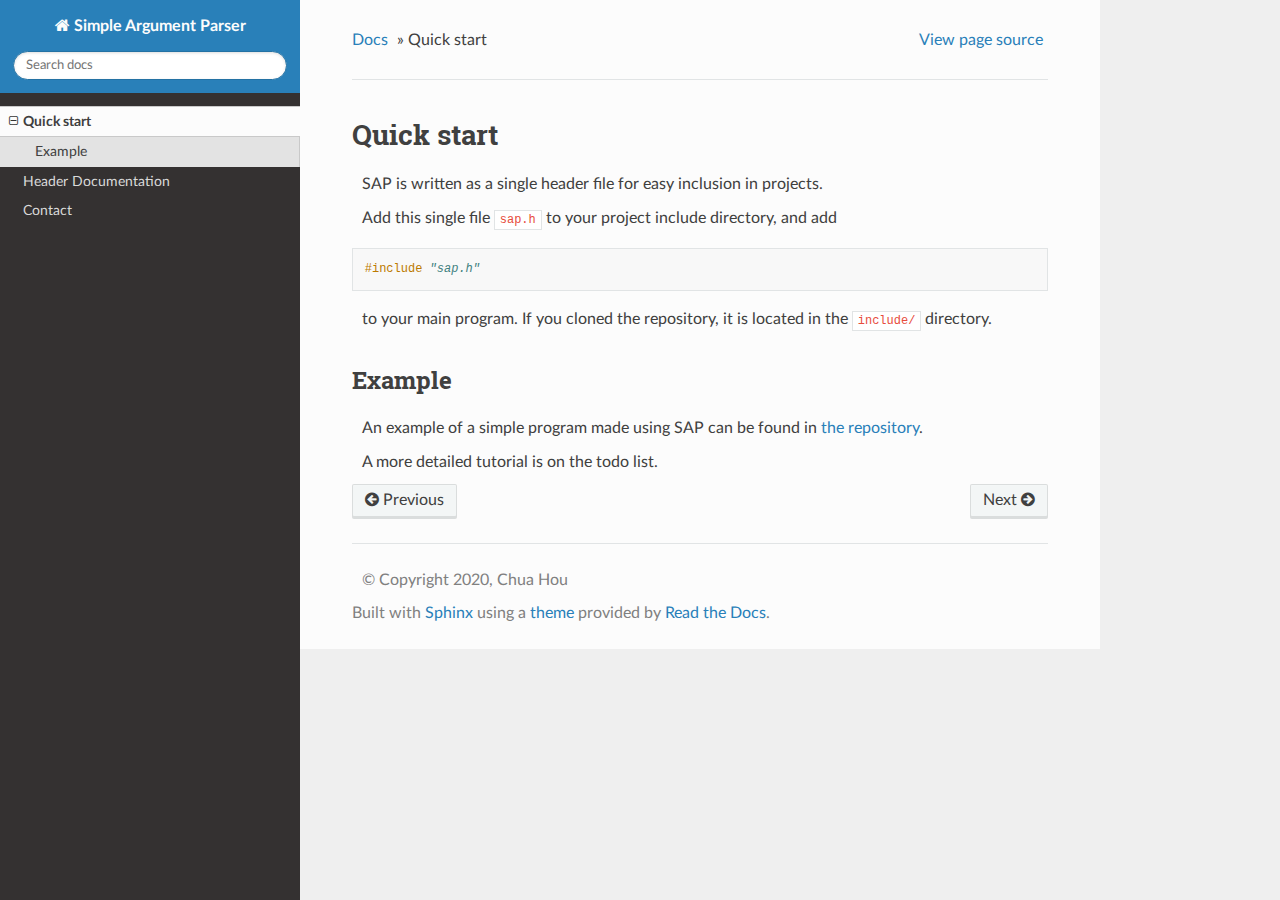
<file: docs/html/quickstart.html>
<!DOCTYPE html>
<!--[if IE 8]><html class="no-js lt-ie9" lang="en" > <![endif]-->
<!--[if gt IE 8]><!--> <html class="no-js" lang="en" > <!--<![endif]-->
<head>
  <meta charset="utf-8">
  
  <meta name="viewport" content="width=device-width, initial-scale=1.0">
  
  <title>Quick start &mdash; Simple Argument Parser 0.0.2 documentation</title>
  

  
  
  
  

  
  <script type="text/javascript" src="_static/js/modernizr.min.js"></script>
  
    
      <script type="text/javascript" id="documentation_options" data-url_root="./" src="_static/documentation_options.js"></script>
        <script src="_static/jquery.js"></script>
        <script src="_static/underscore.js"></script>
        <script src="_static/doctools.js"></script>
        <script src="_static/language_data.js"></script>
    
    <script type="text/javascript" src="_static/js/theme.js"></script>

    

  
  <link rel="stylesheet" href="_static/css/theme.css" type="text/css" />
  <link rel="stylesheet" href="_static/pygments.css" type="text/css" />
  <link rel="stylesheet" href="_static/css/custom.css" type="text/css" />
    <link rel="index" title="Index" href="genindex.html" />
    <link rel="search" title="Search" href="search.html" />
    <link rel="next" title="Header Documentation" href="header.html" />
    <link rel="prev" title="Simple Argument Parser" href="index.html" /> 
</head>

<body class="wy-body-for-nav">

   
  <div class="wy-grid-for-nav">
    
    <nav data-toggle="wy-nav-shift" class="wy-nav-side">
      <div class="wy-side-scroll">
        <div class="wy-side-nav-search" >
          

          
            <a href="index.html" class="icon icon-home"> Simple Argument Parser
          

          
          </a>

          
            
            
          

          
<div role="search">
  <form id="rtd-search-form" class="wy-form" action="search.html" method="get">
    <input type="text" name="q" placeholder="Search docs" />
    <input type="hidden" name="check_keywords" value="yes" />
    <input type="hidden" name="area" value="default" />
  </form>
</div>

          
        </div>

        <div class="wy-menu wy-menu-vertical" data-spy="affix" role="navigation" aria-label="main navigation">
          
            
            
              
            
            
              <ul class="current">
<li class="toctree-l1 current"><a class="current reference internal" href="#">Quick start</a><ul>
<li class="toctree-l2"><a class="reference internal" href="#example">Example</a></li>
</ul>
</li>
<li class="toctree-l1"><a class="reference internal" href="header.html">Header Documentation</a></li>
<li class="toctree-l1"><a class="reference internal" href="contact.html">Contact</a></li>
</ul>

            
          
        </div>
      </div>
    </nav>

    <section data-toggle="wy-nav-shift" class="wy-nav-content-wrap">

      
      <nav class="wy-nav-top" aria-label="top navigation">
        
          <i data-toggle="wy-nav-top" class="fa fa-bars"></i>
          <a href="index.html">Simple Argument Parser</a>
        
      </nav>


      <div class="wy-nav-content">
        
        <div class="rst-content">
        
          















<div role="navigation" aria-label="breadcrumbs navigation">

  <ul class="wy-breadcrumbs">
    
      <li><a href="index.html">Docs</a> &raquo;</li>
        
      <li>Quick start</li>
    
    
      <li class="wy-breadcrumbs-aside">
        
            
            <a href="_sources/quickstart.rst.txt" rel="nofollow"> View page source</a>
          
        
      </li>
    
  </ul>

  
  <hr/>
</div>
          <div role="main" class="document" itemscope="itemscope" itemtype="http://schema.org/Article">
           <div itemprop="articleBody">
            
  <div class="section" id="quick-start">
<h1>Quick start<a class="headerlink" href="#quick-start" title="Permalink to this headline">¶</a></h1>
<p>SAP is written as a single header file for easy inclusion in projects.</p>
<p>Add this single file <code class="file docutils literal notranslate"><span class="pre">sap.h</span></code> to your project include directory, and
add</p>
<div class="highlight-c notranslate"><div class="highlight"><pre><span></span><span class="cp">#include</span> <span class="cpf">&quot;sap.h&quot;</span><span class="cp"></span>
</pre></div>
</div>
<p>to your main program. If you cloned the repository, it is located in the
<code class="file docutils literal notranslate"><span class="pre">include/</span></code> directory.</p>
<div class="section" id="example">
<h2>Example<a class="headerlink" href="#example" title="Permalink to this headline">¶</a></h2>
<p>An example of a simple program made using SAP can be found in
<a class="reference external" href="https://github.com/chuahou/sap/blob/master/example/src/example.cpp">the repository</a>.</p>
<p>A more detailed tutorial is on the todo list.</p>
</div>
</div>


           </div>
           
          </div>
          <footer>
  
    <div class="rst-footer-buttons" role="navigation" aria-label="footer navigation">
      
        <a href="header.html" class="btn btn-neutral float-right" title="Header Documentation" accesskey="n" rel="next">Next <span class="fa fa-arrow-circle-right"></span></a>
      
      
        <a href="index.html" class="btn btn-neutral float-left" title="Simple Argument Parser" accesskey="p" rel="prev"><span class="fa fa-arrow-circle-left"></span> Previous</a>
      
    </div>
  

  <hr/>

  <div role="contentinfo">
    <p>
        &copy; Copyright 2020, Chua Hou

    </p>
  </div>
  Built with <a href="http://sphinx-doc.org/">Sphinx</a> using a <a href="https://github.com/rtfd/sphinx_rtd_theme">theme</a> provided by <a href="https://readthedocs.org">Read the Docs</a>. 

</footer>

        </div>
      </div>

    </section>

  </div>
  


  <script type="text/javascript">
      jQuery(function () {
          SphinxRtdTheme.Navigation.enable(true);
      });
  </script>

  
  
    
   

</body>
</html>
</file>
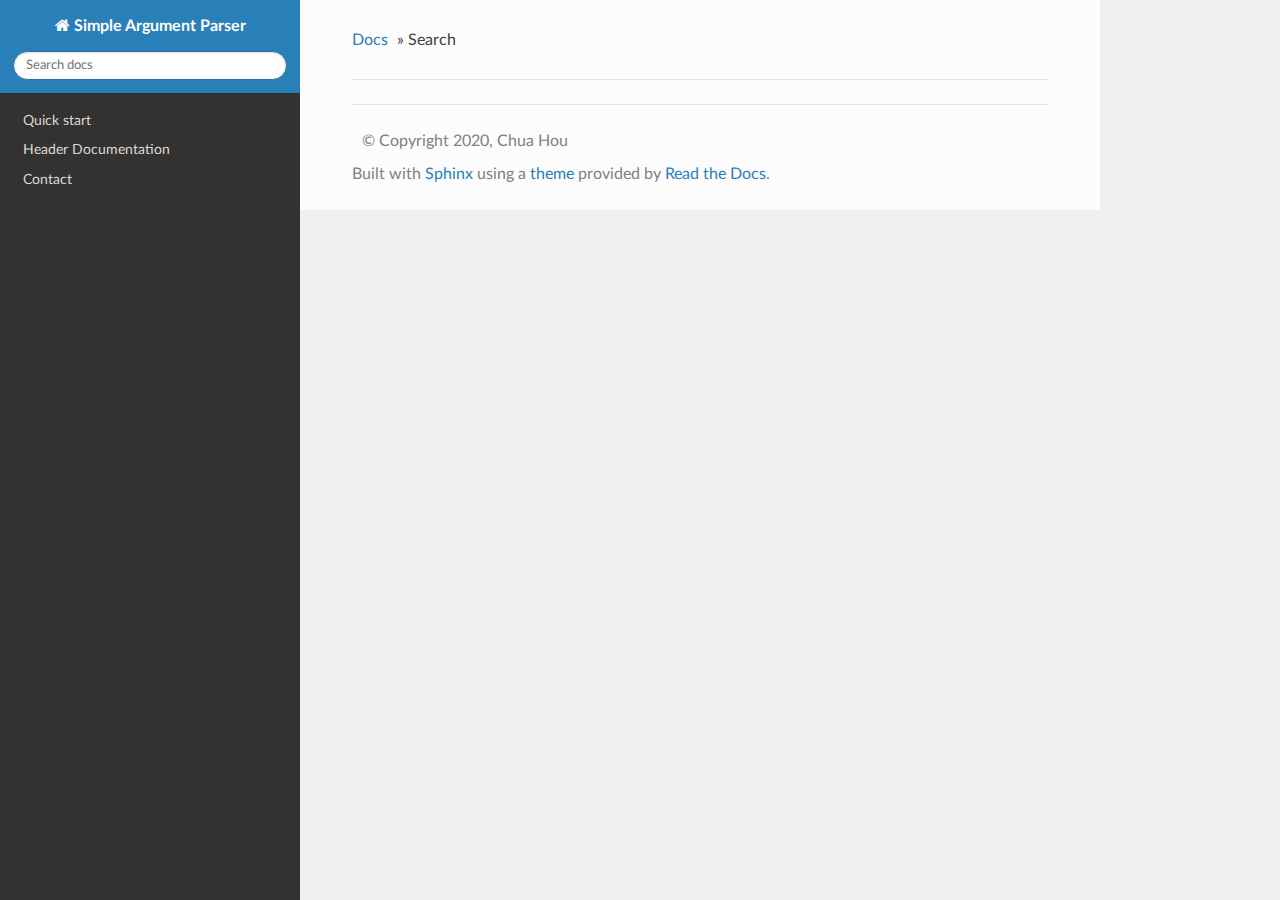
<file: docs/html/search.html>
<!DOCTYPE html>
<!--[if IE 8]><html class="no-js lt-ie9" lang="en" > <![endif]-->
<!--[if gt IE 8]><!--> <html class="no-js" lang="en" > <!--<![endif]-->
<head>
  <meta charset="utf-8">
  
  <meta name="viewport" content="width=device-width, initial-scale=1.0">
  
  <title>Search &mdash; Simple Argument Parser 0.0.2 documentation</title>
  

  
  
  
  

  
  <script type="text/javascript" src="_static/js/modernizr.min.js"></script>
  
    
      <script type="text/javascript" id="documentation_options" data-url_root="./" src="_static/documentation_options.js"></script>
        <script src="_static/jquery.js"></script>
        <script src="_static/underscore.js"></script>
        <script src="_static/doctools.js"></script>
        <script src="_static/language_data.js"></script>
        <script src="_static/searchtools.js"></script>
    
    <script type="text/javascript" src="_static/js/theme.js"></script>

    

  
  <link rel="stylesheet" href="_static/css/theme.css" type="text/css" />
  <link rel="stylesheet" href="_static/pygments.css" type="text/css" />
  <link rel="stylesheet" href="_static/css/custom.css" type="text/css" />
    <link rel="index" title="Index" href="genindex.html" />
    <link rel="search" title="Search" href="#" /> 
</head>

<body class="wy-body-for-nav">

   
  <div class="wy-grid-for-nav">
    
    <nav data-toggle="wy-nav-shift" class="wy-nav-side">
      <div class="wy-side-scroll">
        <div class="wy-side-nav-search" >
          

          
            <a href="index.html" class="icon icon-home"> Simple Argument Parser
          

          
          </a>

          
            
            
          

          
<div role="search">
  <form id="rtd-search-form" class="wy-form" action="#" method="get">
    <input type="text" name="q" placeholder="Search docs" />
    <input type="hidden" name="check_keywords" value="yes" />
    <input type="hidden" name="area" value="default" />
  </form>
</div>

          
        </div>

        <div class="wy-menu wy-menu-vertical" data-spy="affix" role="navigation" aria-label="main navigation">
          
            
            
              
            
            
              <ul>
<li class="toctree-l1"><a class="reference internal" href="quickstart.html">Quick start</a></li>
<li class="toctree-l1"><a class="reference internal" href="header.html">Header Documentation</a></li>
<li class="toctree-l1"><a class="reference internal" href="contact.html">Contact</a></li>
</ul>

            
          
        </div>
      </div>
    </nav>

    <section data-toggle="wy-nav-shift" class="wy-nav-content-wrap">

      
      <nav class="wy-nav-top" aria-label="top navigation">
        
          <i data-toggle="wy-nav-top" class="fa fa-bars"></i>
          <a href="index.html">Simple Argument Parser</a>
        
      </nav>


      <div class="wy-nav-content">
        
        <div class="rst-content">
        
          















<div role="navigation" aria-label="breadcrumbs navigation">

  <ul class="wy-breadcrumbs">
    
      <li><a href="index.html">Docs</a> &raquo;</li>
        
      <li>Search</li>
    
    
      <li class="wy-breadcrumbs-aside">
        
            
        
      </li>
    
  </ul>

  
  <hr/>
</div>
          <div role="main" class="document" itemscope="itemscope" itemtype="http://schema.org/Article">
           <div itemprop="articleBody">
            
  <noscript>
  <div id="fallback" class="admonition warning">
    <p class="last">
      Please activate JavaScript to enable the search
      functionality.
    </p>
  </div>
  </noscript>

  
  <div id="search-results">
  
  </div>

           </div>
           
          </div>
          <footer>
  

  <hr/>

  <div role="contentinfo">
    <p>
        &copy; Copyright 2020, Chua Hou

    </p>
  </div>
  Built with <a href="http://sphinx-doc.org/">Sphinx</a> using a <a href="https://github.com/rtfd/sphinx_rtd_theme">theme</a> provided by <a href="https://readthedocs.org">Read the Docs</a>. 

</footer>

        </div>
      </div>

    </section>

  </div>
  


  <script type="text/javascript">
      jQuery(function () {
          SphinxRtdTheme.Navigation.enable(true);
      });
  </script>

  
  
    
  
  <script type="text/javascript">
    jQuery(function() { Search.loadIndex("searchindex.js"); });
  </script>
  
  <script type="text/javascript" id="searchindexloader"></script>
   


</body>
</html>
</file>
<file: docs/html/_static/css/theme.css>
/* sphinx_rtd_theme version 0.4.3 | MIT license */
/* Built 20190212 16:02 */
*{-webkit-box-sizing:border-box;-moz-box-sizing:border-box;box-sizing:border-box}article,aside,details,figcaption,figure,footer,header,hgroup,nav,section{display:block}audio,canvas,video{display:inline-block;*display:inline;*zoom:1}audio:not([controls]){display:none}[hidden]{display:none}*{-webkit-box-sizing:border-box;-moz-box-sizing:border-box;box-sizing:border-box}html{font-size:100%;-webkit-text-size-adjust:100%;-ms-text-size-adjust:100%}body{margin:0}a:hover,a:active{outline:0}abbr[title]{border-bottom:1px dotted}b,strong{font-weight:bold}blockquote{margin:0}dfn{font-style:italic}ins{background:#ff9;color:#000;text-decoration:none}mark{background:#ff0;color:#000;font-style:italic;font-weight:bold}pre,code,.rst-content tt,.rst-content code,kbd,samp{font-family:monospace,serif;_font-family:"courier new",monospace;font-size:1em}pre{white-space:pre}q{quotes:none}q:before,q:after{content:"";content:none}small{font-size:85%}sub,sup{font-size:75%;line-height:0;position:relative;vertical-align:baseline}sup{top:-0.5em}sub{bottom:-0.25em}ul,ol,dl{margin:0;padding:0;list-style:none;list-style-image:none}li{list-style:none}dd{margin:0}img{border:0;-ms-interpolation-mode:bicubic;vertical-align:middle;max-width:100%}svg:not(:root){overflow:hidden}figure{margin:0}form{margin:0}fieldset{border:0;margin:0;padding:0}label{cursor:pointer}legend{border:0;*margin-left:-7px;padding:0;white-space:normal}button,input,select,textarea{font-size:100%;margin:0;vertical-align:baseline;*vertical-align:middle}button,input{line-height:normal}button,input[type="button"],input[type="reset"],input[type="submit"]{cursor:pointer;-webkit-appearance:button;*overflow:visible}button[disabled],input[disabled]{cursor:default}input[type="checkbox"],input[type="radio"]{box-sizing:border-box;padding:0;*width:13px;*height:13px}input[type="search"]{-webkit-appearance:textfield;-moz-box-sizing:content-box;-webkit-box-sizing:content-box;box-sizing:content-box}input[type="search"]::-webkit-search-decoration,input[type="search"]::-webkit-search-cancel-button{-webkit-appearance:none}button::-moz-focus-inner,input::-moz-focus-inner{border:0;padding:0}textarea{overflow:auto;vertical-align:top;resize:vertical}table{border-collapse:collapse;border-spacing:0}td{vertical-align:top}.chromeframe{margin:.2em 0;background:#ccc;color:#000;padding:.2em 0}.ir{display:block;border:0;text-indent:-999em;overflow:hidden;background-color:transparent;background-repeat:no-repeat;text-align:left;direction:ltr;*line-height:0}.ir br{display:none}.hidden{display:none !important;visibility:hidden}.visuallyhidden{border:0;clip:rect(0 0 0 0);height:1px;margin:-1px;overflow:hidden;padding:0;position:absolute;width:1px}.visuallyhidden.focusable:active,.visuallyhidden.focusable:focus{clip:auto;height:auto;margin:0;overflow:visible;position:static;width:auto}.invisible{visibility:hidden}.relative{position:relative}big,small{font-size:100%}@media print{html,body,section{background:none !important}*{box-shadow:none !important;text-shadow:none !important;filter:none !important;-ms-filter:none !important}a,a:visited{text-decoration:underline}.ir a:after,a[href^="javascript:"]:after,a[href^="#"]:after{content:""}pre,blockquote{page-break-inside:avoid}thead{display:table-header-group}tr,img{page-break-inside:avoid}img{max-width:100% !important}@page{margin:.5cm}p,h2,.rst-content .toctree-wrapper p.caption,h3{orphans:3;widows:3}h2,.rst-content .toctree-wrapper p.caption,h3{page-break-after:avoid}}.fa:before,.wy-menu-vertical li span.toctree-expand:before,.wy-menu-vertical li.on a span.toctree-expand:before,.wy-menu-vertical li.current>a span.toctree-expand:before,.rst-content .admonition-title:before,.rst-content h1 .headerlink:before,.rst-content h2 .headerlink:before,.rst-content h3 .headerlink:before,.rst-content h4 .headerlink:before,.rst-content h5 .headerlink:before,.rst-content h6 .headerlink:before,.rst-content dl dt .headerlink:before,.rst-content p.caption .headerlink:before,.rst-content table>caption .headerlink:before,.rst-content .code-block-caption .headerlink:before,.rst-content tt.download span:first-child:before,.rst-content code.download span:first-child:before,.icon:before,.wy-dropdown .caret:before,.wy-inline-validate.wy-inline-validate-success .wy-input-context:before,.wy-inline-validate.wy-inline-validate-danger .wy-input-context:before,.wy-inline-validate.wy-inline-validate-warning .wy-input-context:before,.wy-inline-validate.wy-inline-validate-info .wy-input-context:before,.wy-alert,.rst-content .note,.rst-content .attention,.rst-content .caution,.rst-content .danger,.rst-content .error,.rst-content .hint,.rst-content .important,.rst-content .tip,.rst-content .warning,.rst-content .seealso,.rst-content .admonition-todo,.rst-content .admonition,.btn,input[type="text"],input[type="password"],input[type="email"],input[type="url"],input[type="date"],input[type="month"],input[type="time"],input[type="datetime"],input[type="datetime-local"],input[type="week"],input[type="number"],input[type="search"],input[type="tel"],input[type="color"],select,textarea,.wy-menu-vertical li.on a,.wy-menu-vertical li.current>a,.wy-side-nav-search>a,.wy-side-nav-search .wy-dropdown>a,.wy-nav-top a{-webkit-font-smoothing:antialiased}.clearfix{*zoom:1}.clearfix:before,.clearfix:after{display:table;content:""}.clearfix:after{clear:both}/*!
 *  Font Awesome 4.7.0 by @davegandy - http://fontawesome.io - @fontawesome
 *  License - http://fontawesome.io/license (Font: SIL OFL 1.1, CSS: MIT License)
 */@font-face{font-family:'FontAwesome';src:url("../fonts/fontawesome-webfont.eot?v=4.7.0");src:url("../fonts/fontawesome-webfont.eot?#iefix&v=4.7.0") format("embedded-opentype"),url("../fonts/fontawesome-webfont.woff2?v=4.7.0") format("woff2"),url("../fonts/fontawesome-webfont.woff?v=4.7.0") format("woff"),url("../fonts/fontawesome-webfont.ttf?v=4.7.0") format("truetype"),url("../fonts/fontawesome-webfont.svg?v=4.7.0#fontawesomeregular") format("svg");font-weight:normal;font-style:normal}.fa,.wy-menu-vertical li span.toctree-expand,.wy-menu-vertical li.on a span.toctree-expand,.wy-menu-vertical li.current>a span.toctree-expand,.rst-content .admonition-title,.rst-content h1 .headerlink,.rst-content h2 .headerlink,.rst-content h3 .headerlink,.rst-content h4 .headerlink,.rst-content h5 .headerlink,.rst-content h6 .headerlink,.rst-content dl dt .headerlink,.rst-content p.caption .headerlink,.rst-content table>caption .headerlink,.rst-content .code-block-caption .headerlink,.rst-content tt.download span:first-child,.rst-content code.download span:first-child,.icon{display:inline-block;font:normal normal normal 14px/1 FontAwesome;font-size:inherit;text-rendering:auto;-webkit-font-smoothing:antialiased;-moz-osx-font-smoothing:grayscale}.fa-lg{font-size:1.3333333333em;line-height:.75em;vertical-align:-15%}.fa-2x{font-size:2em}.fa-3x{font-size:3em}.fa-4x{font-size:4em}.fa-5x{font-size:5em}.fa-fw{width:1.2857142857em;text-align:center}.fa-ul{padding-left:0;margin-left:2.1428571429em;list-style-type:none}.fa-ul>li{position:relative}.fa-li{position:absolute;left:-2.1428571429em;width:2.1428571429em;top:.1428571429em;text-align:center}.fa-li.fa-lg{left:-1.8571428571em}.fa-border{padding:.2em .25em .15em;border:solid 0.08em #eee;border-radius:.1em}.fa-pull-left{float:left}.fa-pull-right{float:right}.fa.fa-pull-left,.wy-menu-vertical li span.fa-pull-left.toctree-expand,.wy-menu-vertical li.on a span.fa-pull-left.toctree-expand,.wy-menu-vertical li.current>a span.fa-pull-left.toctree-expand,.rst-content .fa-pull-left.admonition-title,.rst-content h1 .fa-pull-left.headerlink,.rst-content h2 .fa-pull-left.headerlink,.rst-content h3 .fa-pull-left.headerlink,.rst-content h4 .fa-pull-left.headerlink,.rst-content h5 .fa-pull-left.headerlink,.rst-content h6 .fa-pull-left.headerlink,.rst-content dl dt .fa-pull-left.headerlink,.rst-content p.caption .fa-pull-left.headerlink,.rst-content table>caption .fa-pull-left.headerlink,.rst-content .code-block-caption .fa-pull-left.headerlink,.rst-content tt.download span.fa-pull-left:first-child,.rst-content code.download span.fa-pull-left:first-child,.fa-pull-left.icon{margin-right:.3em}.fa.fa-pull-right,.wy-menu-vertical li span.fa-pull-right.toctree-expand,.wy-menu-vertical li.on a span.fa-pull-right.toctree-expand,.wy-menu-vertical li.current>a span.fa-pull-right.toctree-expand,.rst-content .fa-pull-right.admonition-title,.rst-content h1 .fa-pull-right.headerlink,.rst-content h2 .fa-pull-right.headerlink,.rst-content h3 .fa-pull-right.headerlink,.rst-content h4 .fa-pull-right.headerlink,.rst-content h5 .fa-pull-right.headerlink,.rst-content h6 .fa-pull-right.headerlink,.rst-content dl dt .fa-pull-right.headerlink,.rst-content p.caption .fa-pull-right.headerlink,.rst-content table>caption .fa-pull-right.headerlink,.rst-content .code-block-caption .fa-pull-right.headerlink,.rst-content tt.download span.fa-pull-right:first-child,.rst-content code.download span.fa-pull-right:first-child,.fa-pull-right.icon{margin-left:.3em}.pull-right{float:right}.pull-left{float:left}.fa.pull-left,.wy-menu-vertical li span.pull-left.toctree-expand,.wy-menu-vertical li.on a span.pull-left.toctree-expand,.wy-menu-vertical li.current>a span.pull-left.toctree-expand,.rst-content .pull-left.admonition-title,.rst-content h1 .pull-left.headerlink,.rst-content h2 .pull-left.headerlink,.rst-content h3 .pull-left.headerlink,.rst-content h4 .pull-left.headerlink,.rst-content h5 .pull-left.headerlink,.rst-content h6 .pull-left.headerlink,.rst-content dl dt .pull-left.headerlink,.rst-content p.caption .pull-left.headerlink,.rst-content table>caption .pull-left.headerlink,.rst-content .code-block-caption .pull-left.headerlink,.rst-content tt.download span.pull-left:first-child,.rst-content code.download span.pull-left:first-child,.pull-left.icon{margin-right:.3em}.fa.pull-right,.wy-menu-vertical li span.pull-right.toctree-expand,.wy-menu-vertical li.on a span.pull-right.toctree-expand,.wy-menu-vertical li.current>a span.pull-right.toctree-expand,.rst-content .pull-right.admonition-title,.rst-content h1 .pull-right.headerlink,.rst-content h2 .pull-right.headerlink,.rst-content h3 .pull-right.headerlink,.rst-content h4 .pull-right.headerlink,.rst-content h5 .pull-right.headerlink,.rst-content h6 .pull-right.headerlink,.rst-content dl dt .pull-right.headerlink,.rst-content p.caption .pull-right.headerlink,.rst-content table>caption .pull-right.headerlink,.rst-content .code-block-caption .pull-right.headerlink,.rst-content tt.download span.pull-right:first-child,.rst-content code.download span.pull-right:first-child,.pull-right.icon{margin-left:.3em}.fa-spin{-webkit-animation:fa-spin 2s infinite linear;animation:fa-spin 2s infinite linear}.fa-pulse{-webkit-animation:fa-spin 1s infinite steps(8);animation:fa-spin 1s infinite steps(8)}@-webkit-keyframes fa-spin{0%{-webkit-transform:rotate(0deg);transform:rotate(0deg)}100%{-webkit-transform:rotate(359deg);transform:rotate(359deg)}}@keyframes fa-spin{0%{-webkit-transform:rotate(0deg);transform:rotate(0deg)}100%{-webkit-transform:rotate(359deg);transform:rotate(359deg)}}.fa-rotate-90{-ms-filter:"progid:DXImageTransform.Microsoft.BasicImage(rotation=1)";-webkit-transform:rotate(90deg);-ms-transform:rotate(90deg);transform:rotate(90deg)}.fa-rotate-180{-ms-filter:"progid:DXImageTransform.Microsoft.BasicImage(rotation=2)";-webkit-transform:rotate(180deg);-ms-transform:rotate(180deg);transform:rotate(180deg)}.fa-rotate-270{-ms-filter:"progid:DXImageTransform.Microsoft.BasicImage(rotation=3)";-webkit-transform:rotate(270deg);-ms-transform:rotate(270deg);transform:rotate(270deg)}.fa-flip-horizontal{-ms-filter:"progid:DXImageTransform.Microsoft.BasicImage(rotation=0, mirror=1)";-webkit-transform:scale(-1, 1);-ms-transform:scale(-1, 1);transform:scale(-1, 1)}.fa-flip-vertical{-ms-filter:"progid:DXImageTransform.Microsoft.BasicImage(rotation=2, mirror=1)";-webkit-transform:scale(1, -1);-ms-transform:scale(1, -1);transform:scale(1, -1)}:root .fa-rotate-90,:root .fa-rotate-180,:root .fa-rotate-270,:root .fa-flip-horizontal,:root .fa-flip-vertical{filter:none}.fa-stack{position:relative;display:inline-block;width:2em;height:2em;line-height:2em;vertical-align:middle}.fa-stack-1x,.fa-stack-2x{position:absolute;left:0;width:100%;text-align:center}.fa-stack-1x{line-height:inherit}.fa-stack-2x{font-size:2em}.fa-inverse{color:#fff}.fa-glass:before{content:""}.fa-music:before{content:""}.fa-search:before,.icon-search:before{content:""}.fa-envelope-o:before{content:""}.fa-heart:before{content:""}.fa-star:before{content:""}.fa-star-o:before{content:""}.fa-user:before{content:""}.fa-film:before{content:""}.fa-th-large:before{content:""}.fa-th:before{content:""}.fa-th-list:before{content:""}.fa-check:before{content:""}.fa-remove:before,.fa-close:before,.fa-times:before{content:""}.fa-search-plus:before{content:""}.fa-search-minus:before{content:""}.fa-power-off:before{content:""}.fa-signal:before{content:""}.fa-gear:before,.fa-cog:before{content:""}.fa-trash-o:before{content:""}.fa-home:before,.icon-home:before{content:""}.fa-file-o:before{content:""}.fa-clock-o:before{content:""}.fa-road:before{content:""}.fa-download:before,.rst-content tt.download span:first-child:before,.rst-content code.download span:first-child:before{content:""}.fa-arrow-circle-o-down:before{content:""}.fa-arrow-circle-o-up:before{content:""}.fa-inbox:before{content:""}.fa-play-circle-o:before{content:""}.fa-rotate-right:before,.fa-repeat:before{content:""}.fa-refresh:before{content:""}.fa-list-alt:before{content:""}.fa-lock:before{content:""}.fa-flag:before{content:""}.fa-headphones:before{content:""}.fa-volume-off:before{content:""}.fa-volume-down:before{content:""}.fa-volume-up:before{content:""}.fa-qrcode:before{content:""}.fa-barcode:before{content:""}.fa-tag:before{content:""}.fa-tags:before{content:""}.fa-book:before,.icon-book:before{content:""}.fa-bookmark:before{content:""}.fa-print:before{content:""}.fa-camera:before{content:""}.fa-font:before{content:""}.fa-bold:before{content:""}.fa-italic:before{content:""}.fa-text-height:before{content:""}.fa-text-width:before{content:""}.fa-align-left:before{content:""}.fa-align-center:before{content:""}.fa-align-right:before{content:""}.fa-align-justify:before{content:""}.fa-list:before{content:""}.fa-dedent:before,.fa-outdent:before{content:""}.fa-indent:before{content:""}.fa-video-camera:before{content:""}.fa-photo:before,.fa-image:before,.fa-picture-o:before{content:""}.fa-pencil:before{content:""}.fa-map-marker:before{content:""}.fa-adjust:before{content:""}.fa-tint:before{content:""}.fa-edit:before,.fa-pencil-square-o:before{content:""}.fa-share-square-o:before{content:""}.fa-check-square-o:before{content:""}.fa-arrows:before{content:""}.fa-step-backward:before{content:""}.fa-fast-backward:before{content:""}.fa-backward:before{content:""}.fa-play:before{content:""}.fa-pause:before{content:""}.fa-stop:before{content:""}.fa-forward:before{content:""}.fa-fast-forward:before{content:""}.fa-step-forward:before{content:""}.fa-eject:before{content:""}.fa-chevron-left:before{content:""}.fa-chevron-right:before{content:""}.fa-plus-circle:before{content:""}.fa-minus-circle:before{content:""}.fa-times-circle:before,.wy-inline-validate.wy-inline-validate-danger .wy-input-context:before{content:""}.fa-check-circle:before,.wy-inline-validate.wy-inline-validate-success .wy-input-context:before{content:""}.fa-question-circle:before{content:""}.fa-info-circle:before{content:""}.fa-crosshairs:before{content:""}.fa-times-circle-o:before{content:""}.fa-check-circle-o:before{content:""}.fa-ban:before{content:""}.fa-arrow-left:before{content:""}.fa-arrow-right:before{content:""}.fa-arrow-up:before{content:""}.fa-arrow-down:before{content:""}.fa-mail-forward:before,.fa-share:before{content:""}.fa-expand:before{content:""}.fa-compress:before{content:""}.fa-plus:before{content:""}.fa-minus:before{content:""}.fa-asterisk:before{content:""}.fa-exclamation-circle:before,.wy-inline-validate.wy-inline-validate-warning .wy-input-context:before,.wy-inline-validate.wy-inline-validate-info .wy-input-context:before,.rst-content .admonition-title:before{content:""}.fa-gift:before{content:""}.fa-leaf:before{content:""}.fa-fire:before,.icon-fire:before{content:""}.fa-eye:before{content:""}.fa-eye-slash:before{content:""}.fa-warning:before,.fa-exclamation-triangle:before{content:""}.fa-plane:before{content:""}.fa-calendar:before{content:""}.fa-random:before{content:""}.fa-comment:before{content:""}.fa-magnet:before{content:""}.fa-chevron-up:before{content:""}.fa-chevron-down:before{content:""}.fa-retweet:before{content:""}.fa-shopping-cart:before{content:""}.fa-folder:before{content:""}.fa-folder-open:before{content:""}.fa-arrows-v:before{content:""}.fa-arrows-h:before{content:""}.fa-bar-chart-o:before,.fa-bar-chart:before{content:""}.fa-twitter-square:before{content:""}.fa-facebook-square:before{content:""}.fa-camera-retro:before{content:""}.fa-key:before{content:""}.fa-gears:before,.fa-cogs:before{content:""}.fa-comments:before{content:""}.fa-thumbs-o-up:before{content:""}.fa-thumbs-o-down:before{content:""}.fa-star-half:before{content:""}.fa-heart-o:before{content:""}.fa-sign-out:before{content:""}.fa-linkedin-square:before{content:""}.fa-thumb-tack:before{content:""}.fa-external-link:before{content:""}.fa-sign-in:before{content:""}.fa-trophy:before{content:""}.fa-github-square:before{content:""}.fa-upload:before{content:""}.fa-lemon-o:before{content:""}.fa-phone:before{content:""}.fa-square-o:before{content:""}.fa-bookmark-o:before{content:""}.fa-phone-square:before{content:""}.fa-twitter:before{content:""}.fa-facebook-f:before,.fa-facebook:before{content:""}.fa-github:before,.icon-github:before{content:""}.fa-unlock:before{content:""}.fa-credit-card:before{content:""}.fa-feed:before,.fa-rss:before{content:""}.fa-hdd-o:before{content:""}.fa-bullhorn:before{content:""}.fa-bell:before{content:""}.fa-certificate:before{content:""}.fa-hand-o-right:before{content:""}.fa-hand-o-left:before{content:""}.fa-hand-o-up:before{content:""}.fa-hand-o-down:before{content:""}.fa-arrow-circle-left:before,.icon-circle-arrow-left:before{content:""}.fa-arrow-circle-right:before,.icon-circle-arrow-right:before{content:""}.fa-arrow-circle-up:before{content:""}.fa-arrow-circle-down:before{content:""}.fa-globe:before{content:""}.fa-wrench:before{content:""}.fa-tasks:before{content:""}.fa-filter:before{content:""}.fa-briefcase:before{content:""}.fa-arrows-alt:before{content:""}.fa-group:before,.fa-users:before{content:""}.fa-chain:before,.fa-link:before,.icon-link:before{content:""}.fa-cloud:before{content:""}.fa-flask:before{content:""}.fa-cut:before,.fa-scissors:before{content:""}.fa-copy:before,.fa-files-o:before{content:""}.fa-paperclip:before{content:""}.fa-save:before,.fa-floppy-o:before{content:""}.fa-square:before{content:""}.fa-navicon:before,.fa-reorder:before,.fa-bars:before{content:""}.fa-list-ul:before{content:""}.fa-list-ol:before{content:""}.fa-strikethrough:before{content:""}.fa-underline:before{content:""}.fa-table:before{content:""}.fa-magic:before{content:""}.fa-truck:before{content:""}.fa-pinterest:before{content:""}.fa-pinterest-square:before{content:""}.fa-google-plus-square:before{content:""}.fa-google-plus:before{content:""}.fa-money:before{content:""}.fa-caret-down:before,.wy-dropdown .caret:before,.icon-caret-down:before{content:""}.fa-caret-up:before{content:""}.fa-caret-left:before{content:""}.fa-caret-right:before{content:""}.fa-columns:before{content:""}.fa-unsorted:before,.fa-sort:before{content:""}.fa-sort-down:before,.fa-sort-desc:before{content:""}.fa-sort-up:before,.fa-sort-asc:before{content:""}.fa-envelope:before{content:""}.fa-linkedin:before{content:""}.fa-rotate-left:before,.fa-undo:before{content:""}.fa-legal:before,.fa-gavel:before{content:""}.fa-dashboard:before,.fa-tachometer:before{content:""}.fa-comment-o:before{content:""}.fa-comments-o:before{content:""}.fa-flash:before,.fa-bolt:before{content:""}.fa-sitemap:before{content:""}.fa-umbrella:before{content:""}.fa-paste:before,.fa-clipboard:before{content:""}.fa-lightbulb-o:before{content:""}.fa-exchange:before{content:""}.fa-cloud-download:before{content:""}.fa-cloud-upload:before{content:""}.fa-user-md:before{content:""}.fa-stethoscope:before{content:""}.fa-suitcase:before{content:""}.fa-bell-o:before{content:""}.fa-coffee:before{content:""}.fa-cutlery:before{content:""}.fa-file-text-o:before{content:""}.fa-building-o:before{content:""}.fa-hospital-o:before{content:""}.fa-ambulance:before{content:""}.fa-medkit:before{content:""}.fa-fighter-jet:before{content:""}.fa-beer:before{content:""}.fa-h-square:before{content:""}.fa-plus-square:before{content:""}.fa-angle-double-left:before{content:""}.fa-angle-double-right:before{content:""}.fa-angle-double-up:before{content:""}.fa-angle-double-down:before{content:""}.fa-angle-left:before{content:""}.fa-angle-right:before{content:""}.fa-angle-up:before{content:""}.fa-angle-down:before{content:""}.fa-desktop:before{content:""}.fa-laptop:before{content:""}.fa-tablet:before{content:""}.fa-mobile-phone:before,.fa-mobile:before{content:""}.fa-circle-o:before{content:""}.fa-quote-left:before{content:""}.fa-quote-right:before{content:""}.fa-spinner:before{content:""}.fa-circle:before{content:""}.fa-mail-reply:before,.fa-reply:before{content:""}.fa-github-alt:before{content:""}.fa-folder-o:before{content:""}.fa-folder-open-o:before{content:""}.fa-smile-o:before{content:""}.fa-frown-o:before{content:""}.fa-meh-o:before{content:""}.fa-gamepad:before{content:""}.fa-keyboard-o:before{content:""}.fa-flag-o:before{content:""}.fa-flag-checkered:before{content:""}.fa-terminal:before{content:""}.fa-code:before{content:""}.fa-mail-reply-all:before,.fa-reply-all:before{content:""}.fa-star-half-empty:before,.fa-star-half-full:before,.fa-star-half-o:before{content:""}.fa-location-arrow:before{content:""}.fa-crop:before{content:""}.fa-code-fork:before{content:""}.fa-unlink:before,.fa-chain-broken:before{content:""}.fa-question:before{content:""}.fa-info:before{content:""}.fa-exclamation:before{content:""}.fa-superscript:before{content:""}.fa-subscript:before{content:""}.fa-eraser:before{content:""}.fa-puzzle-piece:before{content:""}.fa-microphone:before{content:""}.fa-microphone-slash:before{content:""}.fa-shield:before{content:""}.fa-calendar-o:before{content:""}.fa-fire-extinguisher:before{content:""}.fa-rocket:before{content:""}.fa-maxcdn:before{content:""}.fa-chevron-circle-left:before{content:""}.fa-chevron-circle-right:before{content:""}.fa-chevron-circle-up:before{content:""}.fa-chevron-circle-down:before{content:""}.fa-html5:before{content:""}.fa-css3:before{content:""}.fa-anchor:before{content:""}.fa-unlock-alt:before{content:""}.fa-bullseye:before{content:""}.fa-ellipsis-h:before{content:""}.fa-ellipsis-v:before{content:""}.fa-rss-square:before{content:""}.fa-play-circle:before{content:""}.fa-ticket:before{content:""}.fa-minus-square:before{content:""}.fa-minus-square-o:before,.wy-menu-vertical li.on a span.toctree-expand:before,.wy-menu-vertical li.current>a span.toctree-expand:before{content:""}.fa-level-up:before{content:""}.fa-level-down:before{content:""}.fa-check-square:before{content:""}.fa-pencil-square:before{content:""}.fa-external-link-square:before{content:""}.fa-share-square:before{content:""}.fa-compass:before{content:""}.fa-toggle-down:before,.fa-caret-square-o-down:before{content:""}.fa-toggle-up:before,.fa-caret-square-o-up:before{content:""}.fa-toggle-right:before,.fa-caret-square-o-right:before{content:""}.fa-euro:before,.fa-eur:before{content:""}.fa-gbp:before{content:""}.fa-dollar:before,.fa-usd:before{content:""}.fa-rupee:before,.fa-inr:before{content:""}.fa-cny:before,.fa-rmb:before,.fa-yen:before,.fa-jpy:before{content:""}.fa-ruble:before,.fa-rouble:before,.fa-rub:before{content:""}.fa-won:before,.fa-krw:before{content:""}.fa-bitcoin:before,.fa-btc:before{content:""}.fa-file:before{content:""}.fa-file-text:before{content:""}.fa-sort-alpha-asc:before{content:""}.fa-sort-alpha-desc:before{content:""}.fa-sort-amount-asc:before{content:""}.fa-sort-amount-desc:before{content:""}.fa-sort-numeric-asc:before{content:""}.fa-sort-numeric-desc:before{content:""}.fa-thumbs-up:before{content:""}.fa-thumbs-down:before{content:""}.fa-youtube-square:before{content:""}.fa-youtube:before{content:""}.fa-xing:before{content:""}.fa-xing-square:before{content:""}.fa-youtube-play:before{content:""}.fa-dropbox:before{content:""}.fa-stack-overflow:before{content:""}.fa-instagram:before{content:""}.fa-flickr:before{content:""}.fa-adn:before{content:""}.fa-bitbucket:before,.icon-bitbucket:before{content:""}.fa-bitbucket-square:before{content:""}.fa-tumblr:before{content:""}.fa-tumblr-square:before{content:""}.fa-long-arrow-down:before{content:""}.fa-long-arrow-up:before{content:""}.fa-long-arrow-left:before{content:""}.fa-long-arrow-right:before{content:""}.fa-apple:before{content:""}.fa-windows:before{content:""}.fa-android:before{content:""}.fa-linux:before{content:""}.fa-dribbble:before{content:""}.fa-skype:before{content:""}.fa-foursquare:before{content:""}.fa-trello:before{content:""}.fa-female:before{content:""}.fa-male:before{content:""}.fa-gittip:before,.fa-gratipay:before{content:""}.fa-sun-o:before{content:""}.fa-moon-o:before{content:""}.fa-archive:before{content:""}.fa-bug:before{content:""}.fa-vk:before{content:""}.fa-weibo:before{content:""}.fa-renren:before{content:""}.fa-pagelines:before{content:""}.fa-stack-exchange:before{content:""}.fa-arrow-circle-o-right:before{content:""}.fa-arrow-circle-o-left:before{content:""}.fa-toggle-left:before,.fa-caret-square-o-left:before{content:""}.fa-dot-circle-o:before{content:""}.fa-wheelchair:before{content:""}.fa-vimeo-square:before{content:""}.fa-turkish-lira:before,.fa-try:before{content:""}.fa-plus-square-o:before,.wy-menu-vertical li span.toctree-expand:before{content:""}.fa-space-shuttle:before{content:""}.fa-slack:before{content:""}.fa-envelope-square:before{content:""}.fa-wordpress:before{content:""}.fa-openid:before{content:""}.fa-institution:before,.fa-bank:before,.fa-university:before{content:""}.fa-mortar-board:before,.fa-graduation-cap:before{content:""}.fa-yahoo:before{content:""}.fa-google:before{content:""}.fa-reddit:before{content:""}.fa-reddit-square:before{content:""}.fa-stumbleupon-circle:before{content:""}.fa-stumbleupon:before{content:""}.fa-delicious:before{content:""}.fa-digg:before{content:""}.fa-pied-piper-pp:before{content:""}.fa-pied-piper-alt:before{content:""}.fa-drupal:before{content:""}.fa-joomla:before{content:""}.fa-language:before{content:""}.fa-fax:before{content:""}.fa-building:before{content:""}.fa-child:before{content:""}.fa-paw:before{content:""}.fa-spoon:before{content:""}.fa-cube:before{content:""}.fa-cubes:before{content:""}.fa-behance:before{content:""}.fa-behance-square:before{content:""}.fa-steam:before{content:""}.fa-steam-square:before{content:""}.fa-recycle:before{content:""}.fa-automobile:before,.fa-car:before{content:""}.fa-cab:before,.fa-taxi:before{content:""}.fa-tree:before{content:""}.fa-spotify:before{content:""}.fa-deviantart:before{content:""}.fa-soundcloud:before{content:""}.fa-database:before{content:""}.fa-file-pdf-o:before{content:""}.fa-file-word-o:before{content:""}.fa-file-excel-o:before{content:""}.fa-file-powerpoint-o:before{content:""}.fa-file-photo-o:before,.fa-file-picture-o:before,.fa-file-image-o:before{content:""}.fa-file-zip-o:before,.fa-file-archive-o:before{content:""}.fa-file-sound-o:before,.fa-file-audio-o:before{content:""}.fa-file-movie-o:before,.fa-file-video-o:before{content:""}.fa-file-code-o:before{content:""}.fa-vine:before{content:""}.fa-codepen:before{content:""}.fa-jsfiddle:before{content:""}.fa-life-bouy:before,.fa-life-buoy:before,.fa-life-saver:before,.fa-support:before,.fa-life-ring:before{content:""}.fa-circle-o-notch:before{content:""}.fa-ra:before,.fa-resistance:before,.fa-rebel:before{content:""}.fa-ge:before,.fa-empire:before{content:""}.fa-git-square:before{content:""}.fa-git:before{content:""}.fa-y-combinator-square:before,.fa-yc-square:before,.fa-hacker-news:before{content:""}.fa-tencent-weibo:before{content:""}.fa-qq:before{content:""}.fa-wechat:before,.fa-weixin:before{content:""}.fa-send:before,.fa-paper-plane:before{content:""}.fa-send-o:before,.fa-paper-plane-o:before{content:""}.fa-history:before{content:""}.fa-circle-thin:before{content:""}.fa-header:before{content:""}.fa-paragraph:before{content:""}.fa-sliders:before{content:""}.fa-share-alt:before{content:""}.fa-share-alt-square:before{content:""}.fa-bomb:before{content:""}.fa-soccer-ball-o:before,.fa-futbol-o:before{content:""}.fa-tty:before{content:""}.fa-binoculars:before{content:""}.fa-plug:before{content:""}.fa-slideshare:before{content:""}.fa-twitch:before{content:""}.fa-yelp:before{content:""}.fa-newspaper-o:before{content:""}.fa-wifi:before{content:""}.fa-calculator:before{content:""}.fa-paypal:before{content:""}.fa-google-wallet:before{content:""}.fa-cc-visa:before{content:""}.fa-cc-mastercard:before{content:""}.fa-cc-discover:before{content:""}.fa-cc-amex:before{content:""}.fa-cc-paypal:before{content:""}.fa-cc-stripe:before{content:""}.fa-bell-slash:before{content:""}.fa-bell-slash-o:before{content:""}.fa-trash:before{content:""}.fa-copyright:before{content:""}.fa-at:before{content:""}.fa-eyedropper:before{content:""}.fa-paint-brush:before{content:""}.fa-birthday-cake:before{content:""}.fa-area-chart:before{content:""}.fa-pie-chart:before{content:""}.fa-line-chart:before{content:""}.fa-lastfm:before{content:""}.fa-lastfm-square:before{content:""}.fa-toggle-off:before{content:""}.fa-toggle-on:before{content:""}.fa-bicycle:before{content:""}.fa-bus:before{content:""}.fa-ioxhost:before{content:""}.fa-angellist:before{content:""}.fa-cc:before{content:""}.fa-shekel:before,.fa-sheqel:before,.fa-ils:before{content:""}.fa-meanpath:before{content:""}.fa-buysellads:before{content:""}.fa-connectdevelop:before{content:""}.fa-dashcube:before{content:""}.fa-forumbee:before{content:""}.fa-leanpub:before{content:""}.fa-sellsy:before{content:""}.fa-shirtsinbulk:before{content:""}.fa-simplybuilt:before{content:""}.fa-skyatlas:before{content:""}.fa-cart-plus:before{content:""}.fa-cart-arrow-down:before{content:""}.fa-diamond:before{content:""}.fa-ship:before{content:""}.fa-user-secret:before{content:""}.fa-motorcycle:before{content:""}.fa-street-view:before{content:""}.fa-heartbeat:before{content:""}.fa-venus:before{content:""}.fa-mars:before{content:""}.fa-mercury:before{content:""}.fa-intersex:before,.fa-transgender:before{content:""}.fa-transgender-alt:before{content:""}.fa-venus-double:before{content:""}.fa-mars-double:before{content:""}.fa-venus-mars:before{content:""}.fa-mars-stroke:before{content:""}.fa-mars-stroke-v:before{content:""}.fa-mars-stroke-h:before{content:""}.fa-neuter:before{content:""}.fa-genderless:before{content:""}.fa-facebook-official:before{content:""}.fa-pinterest-p:before{content:""}.fa-whatsapp:before{content:""}.fa-server:before{content:""}.fa-user-plus:before{content:""}.fa-user-times:before{content:""}.fa-hotel:before,.fa-bed:before{content:""}.fa-viacoin:before{content:""}.fa-train:before{content:""}.fa-subway:before{content:""}.fa-medium:before{content:""}.fa-yc:before,.fa-y-combinator:before{content:""}.fa-optin-monster:before{content:""}.fa-opencart:before{content:""}.fa-expeditedssl:before{content:""}.fa-battery-4:before,.fa-battery:before,.fa-battery-full:before{content:""}.fa-battery-3:before,.fa-battery-three-quarters:before{content:""}.fa-battery-2:before,.fa-battery-half:before{content:""}.fa-battery-1:before,.fa-battery-quarter:before{content:""}.fa-battery-0:before,.fa-battery-empty:before{content:""}.fa-mouse-pointer:before{content:""}.fa-i-cursor:before{content:""}.fa-object-group:before{content:""}.fa-object-ungroup:before{content:""}.fa-sticky-note:before{content:""}.fa-sticky-note-o:before{content:""}.fa-cc-jcb:before{content:""}.fa-cc-diners-club:before{content:""}.fa-clone:before{content:""}.fa-balance-scale:before{content:""}.fa-hourglass-o:before{content:""}.fa-hourglass-1:before,.fa-hourglass-start:before{content:""}.fa-hourglass-2:before,.fa-hourglass-half:before{content:""}.fa-hourglass-3:before,.fa-hourglass-end:before{content:""}.fa-hourglass:before{content:""}.fa-hand-grab-o:before,.fa-hand-rock-o:before{content:""}.fa-hand-stop-o:before,.fa-hand-paper-o:before{content:""}.fa-hand-scissors-o:before{content:""}.fa-hand-lizard-o:before{content:""}.fa-hand-spock-o:before{content:""}.fa-hand-pointer-o:before{content:""}.fa-hand-peace-o:before{content:""}.fa-trademark:before{content:""}.fa-registered:before{content:""}.fa-creative-commons:before{content:""}.fa-gg:before{content:""}.fa-gg-circle:before{content:""}.fa-tripadvisor:before{content:""}.fa-odnoklassniki:before{content:""}.fa-odnoklassniki-square:before{content:""}.fa-get-pocket:before{content:""}.fa-wikipedia-w:before{content:""}.fa-safari:before{content:""}.fa-chrome:before{content:""}.fa-firefox:before{content:""}.fa-opera:before{content:""}.fa-internet-explorer:before{content:""}.fa-tv:before,.fa-television:before{content:""}.fa-contao:before{content:""}.fa-500px:before{content:""}.fa-amazon:before{content:""}.fa-calendar-plus-o:before{content:""}.fa-calendar-minus-o:before{content:""}.fa-calendar-times-o:before{content:""}.fa-calendar-check-o:before{content:""}.fa-industry:before{content:""}.fa-map-pin:before{content:""}.fa-map-signs:before{content:""}.fa-map-o:before{content:""}.fa-map:before{content:""}.fa-commenting:before{content:""}.fa-commenting-o:before{content:""}.fa-houzz:before{content:""}.fa-vimeo:before{content:""}.fa-black-tie:before{content:""}.fa-fonticons:before{content:""}.fa-reddit-alien:before{content:""}.fa-edge:before{content:""}.fa-credit-card-alt:before{content:""}.fa-codiepie:before{content:""}.fa-modx:before{content:""}.fa-fort-awesome:before{content:""}.fa-usb:before{content:""}.fa-product-hunt:before{content:""}.fa-mixcloud:before{content:""}.fa-scribd:before{content:""}.fa-pause-circle:before{content:""}.fa-pause-circle-o:before{content:""}.fa-stop-circle:before{content:""}.fa-stop-circle-o:before{content:""}.fa-shopping-bag:before{content:""}.fa-shopping-basket:before{content:""}.fa-hashtag:before{content:""}.fa-bluetooth:before{content:""}.fa-bluetooth-b:before{content:""}.fa-percent:before{content:""}.fa-gitlab:before,.icon-gitlab:before{content:""}.fa-wpbeginner:before{content:""}.fa-wpforms:before{content:""}.fa-envira:before{content:""}.fa-universal-access:before{content:""}.fa-wheelchair-alt:before{content:""}.fa-question-circle-o:before{content:""}.fa-blind:before{content:""}.fa-audio-description:before{content:""}.fa-volume-control-phone:before{content:""}.fa-braille:before{content:""}.fa-assistive-listening-systems:before{content:""}.fa-asl-interpreting:before,.fa-american-sign-language-interpreting:before{content:""}.fa-deafness:before,.fa-hard-of-hearing:before,.fa-deaf:before{content:""}.fa-glide:before{content:""}.fa-glide-g:before{content:""}.fa-signing:before,.fa-sign-language:before{content:""}.fa-low-vision:before{content:""}.fa-viadeo:before{content:""}.fa-viadeo-square:before{content:""}.fa-snapchat:before{content:""}.fa-snapchat-ghost:before{content:""}.fa-snapchat-square:before{content:""}.fa-pied-piper:before{content:""}.fa-first-order:before{content:""}.fa-yoast:before{content:""}.fa-themeisle:before{content:""}.fa-google-plus-circle:before,.fa-google-plus-official:before{content:""}.fa-fa:before,.fa-font-awesome:before{content:""}.fa-handshake-o:before{content:""}.fa-envelope-open:before{content:""}.fa-envelope-open-o:before{content:""}.fa-linode:before{content:""}.fa-address-book:before{content:""}.fa-address-book-o:before{content:""}.fa-vcard:before,.fa-address-card:before{content:""}.fa-vcard-o:before,.fa-address-card-o:before{content:""}.fa-user-circle:before{content:""}.fa-user-circle-o:before{content:""}.fa-user-o:before{content:""}.fa-id-badge:before{content:""}.fa-drivers-license:before,.fa-id-card:before{content:""}.fa-drivers-license-o:before,.fa-id-card-o:before{content:""}.fa-quora:before{content:""}.fa-free-code-camp:before{content:""}.fa-telegram:before{content:""}.fa-thermometer-4:before,.fa-thermometer:before,.fa-thermometer-full:before{content:""}.fa-thermometer-3:before,.fa-thermometer-three-quarters:before{content:""}.fa-thermometer-2:before,.fa-thermometer-half:before{content:""}.fa-thermometer-1:before,.fa-thermometer-quarter:before{content:""}.fa-thermometer-0:before,.fa-thermometer-empty:before{content:""}.fa-shower:before{content:""}.fa-bathtub:before,.fa-s15:before,.fa-bath:before{content:""}.fa-podcast:before{content:""}.fa-window-maximize:before{content:""}.fa-window-minimize:before{content:""}.fa-window-restore:before{content:""}.fa-times-rectangle:before,.fa-window-close:before{content:""}.fa-times-rectangle-o:before,.fa-window-close-o:before{content:""}.fa-bandcamp:before{content:""}.fa-grav:before{content:""}.fa-etsy:before{content:""}.fa-imdb:before{content:""}.fa-ravelry:before{content:""}.fa-eercast:before{content:""}.fa-microchip:before{content:""}.fa-snowflake-o:before{content:""}.fa-superpowers:before{content:""}.fa-wpexplorer:before{content:""}.fa-meetup:before{content:""}.sr-only{position:absolute;width:1px;height:1px;padding:0;margin:-1px;overflow:hidden;clip:rect(0, 0, 0, 0);border:0}.sr-only-focusable:active,.sr-only-focusable:focus{position:static;width:auto;height:auto;margin:0;overflow:visible;clip:auto}.fa,.wy-menu-vertical li span.toctree-expand,.wy-menu-vertical li.on a span.toctree-expand,.wy-menu-vertical li.current>a span.toctree-expand,.rst-content .admonition-title,.rst-content h1 .headerlink,.rst-content h2 .headerlink,.rst-content h3 .headerlink,.rst-content h4 .headerlink,.rst-content h5 .headerlink,.rst-content h6 .headerlink,.rst-content dl dt .headerlink,.rst-content p.caption .headerlink,.rst-content table>caption .headerlink,.rst-content .code-block-caption .headerlink,.rst-content tt.download span:first-child,.rst-content code.download span:first-child,.icon,.wy-dropdown .caret,.wy-inline-validate.wy-inline-validate-success .wy-input-context,.wy-inline-validate.wy-inline-validate-danger .wy-input-context,.wy-inline-validate.wy-inline-validate-warning .wy-input-context,.wy-inline-validate.wy-inline-validate-info .wy-input-context{font-family:inherit}.fa:before,.wy-menu-vertical li span.toctree-expand:before,.wy-menu-vertical li.on a span.toctree-expand:before,.wy-menu-vertical li.current>a span.toctree-expand:before,.rst-content .admonition-title:before,.rst-content h1 .headerlink:before,.rst-content h2 .headerlink:before,.rst-content h3 .headerlink:before,.rst-content h4 .headerlink:before,.rst-content h5 .headerlink:before,.rst-content h6 .headerlink:before,.rst-content dl dt .headerlink:before,.rst-content p.caption .headerlink:before,.rst-content table>caption .headerlink:before,.rst-content .code-block-caption .headerlink:before,.rst-content tt.download span:first-child:before,.rst-content code.download span:first-child:before,.icon:before,.wy-dropdown .caret:before,.wy-inline-validate.wy-inline-validate-success .wy-input-context:before,.wy-inline-validate.wy-inline-validate-danger .wy-input-context:before,.wy-inline-validate.wy-inline-validate-warning .wy-input-context:before,.wy-inline-validate.wy-inline-validate-info .wy-input-context:before{font-family:"FontAwesome";display:inline-block;font-style:normal;font-weight:normal;line-height:1;text-decoration:inherit}a .fa,a .wy-menu-vertical li span.toctree-expand,.wy-menu-vertical li a span.toctree-expand,.wy-menu-vertical li.on a span.toctree-expand,.wy-menu-vertical li.current>a span.toctree-expand,a .rst-content .admonition-title,.rst-content a .admonition-title,a .rst-content h1 .headerlink,.rst-content h1 a .headerlink,a .rst-content h2 .headerlink,.rst-content h2 a .headerlink,a .rst-content h3 .headerlink,.rst-content h3 a .headerlink,a .rst-content h4 .headerlink,.rst-content h4 a .headerlink,a .rst-content h5 .headerlink,.rst-content h5 a .headerlink,a .rst-content h6 .headerlink,.rst-content h6 a .headerlink,a .rst-content dl dt .headerlink,.rst-content dl dt a .headerlink,a .rst-content p.caption .headerlink,.rst-content p.caption a .headerlink,a .rst-content table>caption .headerlink,.rst-content table>caption a .headerlink,a .rst-content .code-block-caption .headerlink,.rst-content .code-block-caption a .headerlink,a .rst-content tt.download span:first-child,.rst-content tt.download a span:first-child,a .rst-content code.download span:first-child,.rst-content code.download a span:first-child,a .icon{display:inline-block;text-decoration:inherit}.btn .fa,.btn .wy-menu-vertical li span.toctree-expand,.wy-menu-vertical li .btn span.toctree-expand,.btn .wy-menu-vertical li.on a span.toctree-expand,.wy-menu-vertical li.on a .btn span.toctree-expand,.btn .wy-menu-vertical li.current>a span.toctree-expand,.wy-menu-vertical li.current>a .btn span.toctree-expand,.btn .rst-content .admonition-title,.rst-content .btn .admonition-title,.btn .rst-content h1 .headerlink,.rst-content h1 .btn .headerlink,.btn .rst-content h2 .headerlink,.rst-content h2 .btn .headerlink,.btn .rst-content h3 .headerlink,.rst-content h3 .btn .headerlink,.btn .rst-content h4 .headerlink,.rst-content h4 .btn .headerlink,.btn .rst-content h5 .headerlink,.rst-content h5 .btn .headerlink,.btn .rst-content h6 .headerlink,.rst-content h6 .btn .headerlink,.btn .rst-content dl dt .headerlink,.rst-content dl dt .btn .headerlink,.btn .rst-content p.caption .headerlink,.rst-content p.caption .btn .headerlink,.btn .rst-content table>caption .headerlink,.rst-content table>caption .btn .headerlink,.btn .rst-content .code-block-caption .headerlink,.rst-content .code-block-caption .btn .headerlink,.btn .rst-content tt.download span:first-child,.rst-content tt.download .btn span:first-child,.btn .rst-content code.download span:first-child,.rst-content code.download .btn span:first-child,.btn .icon,.nav .fa,.nav .wy-menu-vertical li span.toctree-expand,.wy-menu-vertical li .nav span.toctree-expand,.nav .wy-menu-vertical li.on a span.toctree-expand,.wy-menu-vertical li.on a .nav span.toctree-expand,.nav .wy-menu-vertical li.current>a span.toctree-expand,.wy-menu-vertical li.current>a .nav span.toctree-expand,.nav .rst-content .admonition-title,.rst-content .nav .admonition-title,.nav .rst-content h1 .headerlink,.rst-content h1 .nav .headerlink,.nav .rst-content h2 .headerlink,.rst-content h2 .nav .headerlink,.nav .rst-content h3 .headerlink,.rst-content h3 .nav .headerlink,.nav .rst-content h4 .headerlink,.rst-content h4 .nav .headerlink,.nav .rst-content h5 .headerlink,.rst-content h5 .nav .headerlink,.nav .rst-content h6 .headerlink,.rst-content h6 .nav .headerlink,.nav .rst-content dl dt .headerlink,.rst-content dl dt .nav .headerlink,.nav .rst-content p.caption .headerlink,.rst-content p.caption .nav .headerlink,.nav .rst-content table>caption .headerlink,.rst-content table>caption .nav .headerlink,.nav .rst-content .code-block-caption .headerlink,.rst-content .code-block-caption .nav .headerlink,.nav .rst-content tt.download span:first-child,.rst-content tt.download .nav span:first-child,.nav .rst-content code.download span:first-child,.rst-content code.download .nav span:first-child,.nav .icon{display:inline}.btn .fa.fa-large,.btn .wy-menu-vertical li span.fa-large.toctree-expand,.wy-menu-vertical li .btn span.fa-large.toctree-expand,.btn .rst-content .fa-large.admonition-title,.rst-content .btn .fa-large.admonition-title,.btn .rst-content h1 .fa-large.headerlink,.rst-content h1 .btn .fa-large.headerlink,.btn .rst-content h2 .fa-large.headerlink,.rst-content h2 .btn .fa-large.headerlink,.btn .rst-content h3 .fa-large.headerlink,.rst-content h3 .btn .fa-large.headerlink,.btn .rst-content h4 .fa-large.headerlink,.rst-content h4 .btn .fa-large.headerlink,.btn .rst-content h5 .fa-large.headerlink,.rst-content h5 .btn .fa-large.headerlink,.btn .rst-content h6 .fa-large.headerlink,.rst-content h6 .btn .fa-large.headerlink,.btn .rst-content dl dt .fa-large.headerlink,.rst-content dl dt .btn .fa-large.headerlink,.btn .rst-content p.caption .fa-large.headerlink,.rst-content p.caption .btn .fa-large.headerlink,.btn .rst-content table>caption .fa-large.headerlink,.rst-content table>caption .btn .fa-large.headerlink,.btn .rst-content .code-block-caption .fa-large.headerlink,.rst-content .code-block-caption .btn .fa-large.headerlink,.btn .rst-content tt.download span.fa-large:first-child,.rst-content tt.download .btn span.fa-large:first-child,.btn .rst-content code.download span.fa-large:first-child,.rst-content code.download .btn span.fa-large:first-child,.btn .fa-large.icon,.nav .fa.fa-large,.nav .wy-menu-vertical li span.fa-large.toctree-expand,.wy-menu-vertical li .nav span.fa-large.toctree-expand,.nav .rst-content .fa-large.admonition-title,.rst-content .nav .fa-large.admonition-title,.nav .rst-content h1 .fa-large.headerlink,.rst-content h1 .nav .fa-large.headerlink,.nav .rst-content h2 .fa-large.headerlink,.rst-content h2 .nav .fa-large.headerlink,.nav .rst-content h3 .fa-large.headerlink,.rst-content h3 .nav .fa-large.headerlink,.nav .rst-content h4 .fa-large.headerlink,.rst-content h4 .nav .fa-large.headerlink,.nav .rst-content h5 .fa-large.headerlink,.rst-content h5 .nav .fa-large.headerlink,.nav .rst-content h6 .fa-large.headerlink,.rst-content h6 .nav .fa-large.headerlink,.nav .rst-content dl dt .fa-large.headerlink,.rst-content dl dt .nav .fa-large.headerlink,.nav .rst-content p.caption .fa-large.headerlink,.rst-content p.caption .nav .fa-large.headerlink,.nav .rst-content table>caption .fa-large.headerlink,.rst-content table>caption .nav .fa-large.headerlink,.nav .rst-content .code-block-caption .fa-large.headerlink,.rst-content .code-block-caption .nav .fa-large.headerlink,.nav .rst-content tt.download span.fa-large:first-child,.rst-content tt.download .nav span.fa-large:first-child,.nav .rst-content code.download span.fa-large:first-child,.rst-content code.download .nav span.fa-large:first-child,.nav .fa-large.icon{line-height:.9em}.btn .fa.fa-spin,.btn .wy-menu-vertical li span.fa-spin.toctree-expand,.wy-menu-vertical li .btn span.fa-spin.toctree-expand,.btn .rst-content .fa-spin.admonition-title,.rst-content .btn .fa-spin.admonition-title,.btn .rst-content h1 .fa-spin.headerlink,.rst-content h1 .btn .fa-spin.headerlink,.btn .rst-content h2 .fa-spin.headerlink,.rst-content h2 .btn .fa-spin.headerlink,.btn .rst-content h3 .fa-spin.headerlink,.rst-content h3 .btn .fa-spin.headerlink,.btn .rst-content h4 .fa-spin.headerlink,.rst-content h4 .btn .fa-spin.headerlink,.btn .rst-content h5 .fa-spin.headerlink,.rst-content h5 .btn .fa-spin.headerlink,.btn .rst-content h6 .fa-spin.headerlink,.rst-content h6 .btn .fa-spin.headerlink,.btn .rst-content dl dt .fa-spin.headerlink,.rst-content dl dt .btn .fa-spin.headerlink,.btn .rst-content p.caption .fa-spin.headerlink,.rst-content p.caption .btn .fa-spin.headerlink,.btn .rst-content table>caption .fa-spin.headerlink,.rst-content table>caption .btn .fa-spin.headerlink,.btn .rst-content .code-block-caption .fa-spin.headerlink,.rst-content .code-block-caption .btn .fa-spin.headerlink,.btn .rst-content tt.download span.fa-spin:first-child,.rst-content tt.download .btn span.fa-spin:first-child,.btn .rst-content code.download span.fa-spin:first-child,.rst-content code.download .btn span.fa-spin:first-child,.btn .fa-spin.icon,.nav .fa.fa-spin,.nav .wy-menu-vertical li span.fa-spin.toctree-expand,.wy-menu-vertical li .nav span.fa-spin.toctree-expand,.nav .rst-content .fa-spin.admonition-title,.rst-content .nav .fa-spin.admonition-title,.nav .rst-content h1 .fa-spin.headerlink,.rst-content h1 .nav .fa-spin.headerlink,.nav .rst-content h2 .fa-spin.headerlink,.rst-content h2 .nav .fa-spin.headerlink,.nav .rst-content h3 .fa-spin.headerlink,.rst-content h3 .nav .fa-spin.headerlink,.nav .rst-content h4 .fa-spin.headerlink,.rst-content h4 .nav .fa-spin.headerlink,.nav .rst-content h5 .fa-spin.headerlink,.rst-content h5 .nav .fa-spin.headerlink,.nav .rst-content h6 .fa-spin.headerlink,.rst-content h6 .nav .fa-spin.headerlink,.nav .rst-content dl dt .fa-spin.headerlink,.rst-content dl dt .nav .fa-spin.headerlink,.nav .rst-content p.caption .fa-spin.headerlink,.rst-content p.caption .nav .fa-spin.headerlink,.nav .rst-content table>caption .fa-spin.headerlink,.rst-content table>caption .nav .fa-spin.headerlink,.nav .rst-content .code-block-caption .fa-spin.headerlink,.rst-content .code-block-caption .nav .fa-spin.headerlink,.nav .rst-content tt.download span.fa-spin:first-child,.rst-content tt.download .nav span.fa-spin:first-child,.nav .rst-content code.download span.fa-spin:first-child,.rst-content code.download .nav span.fa-spin:first-child,.nav .fa-spin.icon{display:inline-block}.btn.fa:before,.wy-menu-vertical li span.btn.toctree-expand:before,.rst-content .btn.admonition-title:before,.rst-content h1 .btn.headerlink:before,.rst-content h2 .btn.headerlink:before,.rst-content h3 .btn.headerlink:before,.rst-content h4 .btn.headerlink:before,.rst-content h5 .btn.headerlink:before,.rst-content h6 .btn.headerlink:before,.rst-content dl dt .btn.headerlink:before,.rst-content p.caption .btn.headerlink:before,.rst-content table>caption .btn.headerlink:before,.rst-content .code-block-caption .btn.headerlink:before,.rst-content tt.download span.btn:first-child:before,.rst-content code.download span.btn:first-child:before,.btn.icon:before{opacity:.5;-webkit-transition:opacity .05s ease-in;-moz-transition:opacity .05s ease-in;transition:opacity .05s ease-in}.btn.fa:hover:before,.wy-menu-vertical li span.btn.toctree-expand:hover:before,.rst-content .btn.admonition-title:hover:before,.rst-content h1 .btn.headerlink:hover:before,.rst-content h2 .btn.headerlink:hover:before,.rst-content h3 .btn.headerlink:hover:before,.rst-content h4 .btn.headerlink:hover:before,.rst-content h5 .btn.headerlink:hover:before,.rst-content h6 .btn.headerlink:hover:before,.rst-content dl dt .btn.headerlink:hover:before,.rst-content p.caption .btn.headerlink:hover:before,.rst-content table>caption .btn.headerlink:hover:before,.rst-content .code-block-caption .btn.headerlink:hover:before,.rst-content tt.download span.btn:first-child:hover:before,.rst-content code.download span.btn:first-child:hover:before,.btn.icon:hover:before{opacity:1}.btn-mini .fa:before,.btn-mini .wy-menu-vertical li span.toctree-expand:before,.wy-menu-vertical li .btn-mini span.toctree-expand:before,.btn-mini .rst-content .admonition-title:before,.rst-content .btn-mini .admonition-title:before,.btn-mini .rst-content h1 .headerlink:before,.rst-content h1 .btn-mini .headerlink:before,.btn-mini .rst-content h2 .headerlink:before,.rst-content h2 .btn-mini .headerlink:before,.btn-mini .rst-content h3 .headerlink:before,.rst-content h3 .btn-mini .headerlink:before,.btn-mini .rst-content h4 .headerlink:before,.rst-content h4 .btn-mini .headerlink:before,.btn-mini .rst-content h5 .headerlink:before,.rst-content h5 .btn-mini .headerlink:before,.btn-mini .rst-content h6 .headerlink:before,.rst-content h6 .btn-mini .headerlink:before,.btn-mini .rst-content dl dt .headerlink:before,.rst-content dl dt .btn-mini .headerlink:before,.btn-mini .rst-content p.caption .headerlink:before,.rst-content p.caption .btn-mini .headerlink:before,.btn-mini .rst-content table>caption .headerlink:before,.rst-content table>caption .btn-mini .headerlink:before,.btn-mini .rst-content .code-block-caption .headerlink:before,.rst-content .code-block-caption .btn-mini .headerlink:before,.btn-mini .rst-content tt.download span:first-child:before,.rst-content tt.download .btn-mini span:first-child:before,.btn-mini .rst-content code.download span:first-child:before,.rst-content code.download .btn-mini span:first-child:before,.btn-mini .icon:before{font-size:14px;vertical-align:-15%}.wy-alert,.rst-content .note,.rst-content .attention,.rst-content .caution,.rst-content .danger,.rst-content .error,.rst-content .hint,.rst-content .important,.rst-content .tip,.rst-content .warning,.rst-content .seealso,.rst-content .admonition-todo,.rst-content .admonition{padding:12px;line-height:24px;margin-bottom:24px;background:#e7f2fa}.wy-alert-title,.rst-content .admonition-title{color:#fff;font-weight:bold;display:block;color:#fff;background:#6ab0de;margin:-12px;padding:6px 12px;margin-bottom:12px}.wy-alert.wy-alert-danger,.rst-content .wy-alert-danger.note,.rst-content .wy-alert-danger.attention,.rst-content .wy-alert-danger.caution,.rst-content .danger,.rst-content .error,.rst-content .wy-alert-danger.hint,.rst-content .wy-alert-danger.important,.rst-content .wy-alert-danger.tip,.rst-content .wy-alert-danger.warning,.rst-content .wy-alert-danger.seealso,.rst-content .wy-alert-danger.admonition-todo,.rst-content .wy-alert-danger.admonition{background:#fdf3f2}.wy-alert.wy-alert-danger .wy-alert-title,.rst-content .wy-alert-danger.note .wy-alert-title,.rst-content .wy-alert-danger.attention .wy-alert-title,.rst-content .wy-alert-danger.caution .wy-alert-title,.rst-content .danger .wy-alert-title,.rst-content .error .wy-alert-title,.rst-content .wy-alert-danger.hint .wy-alert-title,.rst-content .wy-alert-danger.important .wy-alert-title,.rst-content .wy-alert-danger.tip .wy-alert-title,.rst-content .wy-alert-danger.warning .wy-alert-title,.rst-content .wy-alert-danger.seealso .wy-alert-title,.rst-content .wy-alert-danger.admonition-todo .wy-alert-title,.rst-content .wy-alert-danger.admonition .wy-alert-title,.wy-alert.wy-alert-danger .rst-content .admonition-title,.rst-content .wy-alert.wy-alert-danger .admonition-title,.rst-content .wy-alert-danger.note .admonition-title,.rst-content .wy-alert-danger.attention .admonition-title,.rst-content .wy-alert-danger.caution .admonition-title,.rst-content .danger .admonition-title,.rst-content .error .admonition-title,.rst-content .wy-alert-danger.hint .admonition-title,.rst-content .wy-alert-danger.important .admonition-title,.rst-content .wy-alert-danger.tip .admonition-title,.rst-content .wy-alert-danger.warning .admonition-title,.rst-content .wy-alert-danger.seealso .admonition-title,.rst-content .wy-alert-danger.admonition-todo .admonition-title,.rst-content .wy-alert-danger.admonition .admonition-title{background:#f29f97}.wy-alert.wy-alert-warning,.rst-content .wy-alert-warning.note,.rst-content .attention,.rst-content .caution,.rst-content .wy-alert-warning.danger,.rst-content .wy-alert-warning.error,.rst-content .wy-alert-warning.hint,.rst-content .wy-alert-warning.important,.rst-content .wy-alert-warning.tip,.rst-content .warning,.rst-content .wy-alert-warning.seealso,.rst-content .admonition-todo,.rst-content .wy-alert-warning.admonition{background:#ffedcc}.wy-alert.wy-alert-warning .wy-alert-title,.rst-content .wy-alert-warning.note .wy-alert-title,.rst-content .attention .wy-alert-title,.rst-content .caution .wy-alert-title,.rst-content .wy-alert-warning.danger .wy-alert-title,.rst-content .wy-alert-warning.error .wy-alert-title,.rst-content .wy-alert-warning.hint .wy-alert-title,.rst-content .wy-alert-warning.important .wy-alert-title,.rst-content .wy-alert-warning.tip .wy-alert-title,.rst-content .warning .wy-alert-title,.rst-content .wy-alert-warning.seealso .wy-alert-title,.rst-content .admonition-todo .wy-alert-title,.rst-content .wy-alert-warning.admonition .wy-alert-title,.wy-alert.wy-alert-warning .rst-content .admonition-title,.rst-content .wy-alert.wy-alert-warning .admonition-title,.rst-content .wy-alert-warning.note .admonition-title,.rst-content .attention .admonition-title,.rst-content .caution .admonition-title,.rst-content .wy-alert-warning.danger .admonition-title,.rst-content .wy-alert-warning.error .admonition-title,.rst-content .wy-alert-warning.hint .admonition-title,.rst-content .wy-alert-warning.important .admonition-title,.rst-content .wy-alert-warning.tip .admonition-title,.rst-content .warning .admonition-title,.rst-content .wy-alert-warning.seealso .admonition-title,.rst-content .admonition-todo .admonition-title,.rst-content .wy-alert-warning.admonition .admonition-title{background:#f0b37e}.wy-alert.wy-alert-info,.rst-content .note,.rst-content .wy-alert-info.attention,.rst-content .wy-alert-info.caution,.rst-content .wy-alert-info.danger,.rst-content .wy-alert-info.error,.rst-content .wy-alert-info.hint,.rst-content .wy-alert-info.important,.rst-content .wy-alert-info.tip,.rst-content .wy-alert-info.warning,.rst-content .seealso,.rst-content .wy-alert-info.admonition-todo,.rst-content .wy-alert-info.admonition{background:#e7f2fa}.wy-alert.wy-alert-info .wy-alert-title,.rst-content .note .wy-alert-title,.rst-content .wy-alert-info.attention .wy-alert-title,.rst-content .wy-alert-info.caution .wy-alert-title,.rst-content .wy-alert-info.danger .wy-alert-title,.rst-content .wy-alert-info.error .wy-alert-title,.rst-content .wy-alert-info.hint .wy-alert-title,.rst-content .wy-alert-info.important .wy-alert-title,.rst-content .wy-alert-info.tip .wy-alert-title,.rst-content .wy-alert-info.warning .wy-alert-title,.rst-content .seealso .wy-alert-title,.rst-content .wy-alert-info.admonition-todo .wy-alert-title,.rst-content .wy-alert-info.admonition .wy-alert-title,.wy-alert.wy-alert-info .rst-content .admonition-title,.rst-content .wy-alert.wy-alert-info .admonition-title,.rst-content .note .admonition-title,.rst-content .wy-alert-info.attention .admonition-title,.rst-content .wy-alert-info.caution .admonition-title,.rst-content .wy-alert-info.danger .admonition-title,.rst-content .wy-alert-info.error .admonition-title,.rst-content .wy-alert-info.hint .admonition-title,.rst-content .wy-alert-info.important .admonition-title,.rst-content .wy-alert-info.tip .admonition-title,.rst-content .wy-alert-info.warning .admonition-title,.rst-content .seealso .admonition-title,.rst-content .wy-alert-info.admonition-todo .admonition-title,.rst-content .wy-alert-info.admonition .admonition-title{background:#6ab0de}.wy-alert.wy-alert-success,.rst-content .wy-alert-success.note,.rst-content .wy-alert-success.attention,.rst-content .wy-alert-success.caution,.rst-content .wy-alert-success.danger,.rst-content .wy-alert-success.error,.rst-content .hint,.rst-content .important,.rst-content .tip,.rst-content .wy-alert-success.warning,.rst-content .wy-alert-success.seealso,.rst-content .wy-alert-success.admonition-todo,.rst-content .wy-alert-success.admonition{background:#dbfaf4}.wy-alert.wy-alert-success .wy-alert-title,.rst-content .wy-alert-success.note .wy-alert-title,.rst-content .wy-alert-success.attention .wy-alert-title,.rst-content .wy-alert-success.caution .wy-alert-title,.rst-content .wy-alert-success.danger .wy-alert-title,.rst-content .wy-alert-success.error .wy-alert-title,.rst-content .hint .wy-alert-title,.rst-content .important .wy-alert-title,.rst-content .tip .wy-alert-title,.rst-content .wy-alert-success.warning .wy-alert-title,.rst-content .wy-alert-success.seealso .wy-alert-title,.rst-content .wy-alert-success.admonition-todo .wy-alert-title,.rst-content .wy-alert-success.admonition .wy-alert-title,.wy-alert.wy-alert-success .rst-content .admonition-title,.rst-content .wy-alert.wy-alert-success .admonition-title,.rst-content .wy-alert-success.note .admonition-title,.rst-content .wy-alert-success.attention .admonition-title,.rst-content .wy-alert-success.caution .admonition-title,.rst-content .wy-alert-success.danger .admonition-title,.rst-content .wy-alert-success.error .admonition-title,.rst-content .hint .admonition-title,.rst-content .important .admonition-title,.rst-content .tip .admonition-title,.rst-content .wy-alert-success.warning .admonition-title,.rst-content .wy-alert-success.seealso .admonition-title,.rst-content .wy-alert-success.admonition-todo .admonition-title,.rst-content .wy-alert-success.admonition .admonition-title{background:#1abc9c}.wy-alert.wy-alert-neutral,.rst-content .wy-alert-neutral.note,.rst-content .wy-alert-neutral.attention,.rst-content .wy-alert-neutral.caution,.rst-content .wy-alert-neutral.danger,.rst-content .wy-alert-neutral.error,.rst-content .wy-alert-neutral.hint,.rst-content .wy-alert-neutral.important,.rst-content .wy-alert-neutral.tip,.rst-content .wy-alert-neutral.warning,.rst-content .wy-alert-neutral.seealso,.rst-content .wy-alert-neutral.admonition-todo,.rst-content .wy-alert-neutral.admonition{background:#f3f6f6}.wy-alert.wy-alert-neutral .wy-alert-title,.rst-content .wy-alert-neutral.note .wy-alert-title,.rst-content .wy-alert-neutral.attention .wy-alert-title,.rst-content .wy-alert-neutral.caution .wy-alert-title,.rst-content .wy-alert-neutral.danger .wy-alert-title,.rst-content .wy-alert-neutral.error .wy-alert-title,.rst-content .wy-alert-neutral.hint .wy-alert-title,.rst-content .wy-alert-neutral.important .wy-alert-title,.rst-content .wy-alert-neutral.tip .wy-alert-title,.rst-content .wy-alert-neutral.warning .wy-alert-title,.rst-content .wy-alert-neutral.seealso .wy-alert-title,.rst-content .wy-alert-neutral.admonition-todo .wy-alert-title,.rst-content .wy-alert-neutral.admonition .wy-alert-title,.wy-alert.wy-alert-neutral .rst-content .admonition-title,.rst-content .wy-alert.wy-alert-neutral .admonition-title,.rst-content .wy-alert-neutral.note .admonition-title,.rst-content .wy-alert-neutral.attention .admonition-title,.rst-content .wy-alert-neutral.caution .admonition-title,.rst-content .wy-alert-neutral.danger .admonition-title,.rst-content .wy-alert-neutral.error .admonition-title,.rst-content .wy-alert-neutral.hint .admonition-title,.rst-content .wy-alert-neutral.important .admonition-title,.rst-content .wy-alert-neutral.tip .admonition-title,.rst-content .wy-alert-neutral.warning .admonition-title,.rst-content .wy-alert-neutral.seealso .admonition-title,.rst-content .wy-alert-neutral.admonition-todo .admonition-title,.rst-content .wy-alert-neutral.admonition .admonition-title{color:#404040;background:#e1e4e5}.wy-alert.wy-alert-neutral a,.rst-content .wy-alert-neutral.note a,.rst-content .wy-alert-neutral.attention a,.rst-content .wy-alert-neutral.caution a,.rst-content .wy-alert-neutral.danger a,.rst-content .wy-alert-neutral.error a,.rst-content .wy-alert-neutral.hint a,.rst-content .wy-alert-neutral.important a,.rst-content .wy-alert-neutral.tip a,.rst-content .wy-alert-neutral.warning a,.rst-content .wy-alert-neutral.seealso a,.rst-content .wy-alert-neutral.admonition-todo a,.rst-content .wy-alert-neutral.admonition a{color:#2980B9}.wy-alert p:last-child,.rst-content .note p:last-child,.rst-content .attention p:last-child,.rst-content .caution p:last-child,.rst-content .danger p:last-child,.rst-content .error p:last-child,.rst-content .hint p:last-child,.rst-content .important p:last-child,.rst-content .tip p:last-child,.rst-content .warning p:last-child,.rst-content .seealso p:last-child,.rst-content .admonition-todo p:last-child,.rst-content .admonition p:last-child{margin-bottom:0}.wy-tray-container{position:fixed;bottom:0px;left:0;z-index:600}.wy-tray-container li{display:block;width:300px;background:transparent;color:#fff;text-align:center;box-shadow:0 5px 5px 0 rgba(0,0,0,0.1);padding:0 24px;min-width:20%;opacity:0;height:0;line-height:56px;overflow:hidden;-webkit-transition:all .3s ease-in;-moz-transition:all .3s ease-in;transition:all .3s ease-in}.wy-tray-container li.wy-tray-item-success{background:#27AE60}.wy-tray-container li.wy-tray-item-info{background:#2980B9}.wy-tray-container li.wy-tray-item-warning{background:#E67E22}.wy-tray-container li.wy-tray-item-danger{background:#E74C3C}.wy-tray-container li.on{opacity:1;height:56px}@media screen and (max-width: 768px){.wy-tray-container{bottom:auto;top:0;width:100%}.wy-tray-container li{width:100%}}button{font-size:100%;margin:0;vertical-align:baseline;*vertical-align:middle;cursor:pointer;line-height:normal;-webkit-appearance:button;*overflow:visible}button::-moz-focus-inner,input::-moz-focus-inner{border:0;padding:0}button[disabled]{cursor:default}.btn{display:inline-block;border-radius:2px;line-height:normal;white-space:nowrap;text-align:center;cursor:pointer;font-size:100%;padding:6px 12px 8px 12px;color:#fff;border:1px solid rgba(0,0,0,0.1);background-color:#27AE60;text-decoration:none;font-weight:normal;font-family:"Lato","proxima-nova","Helvetica Neue",Arial,sans-serif;box-shadow:0px 1px 2px -1px rgba(255,255,255,0.5) inset,0px -2px 0px 0px rgba(0,0,0,0.1) inset;outline-none:false;vertical-align:middle;*display:inline;zoom:1;-webkit-user-drag:none;-webkit-user-select:none;-moz-user-select:none;-ms-user-select:none;user-select:none;-webkit-transition:all .1s linear;-moz-transition:all .1s linear;transition:all .1s linear}.btn-hover{background:#2e8ece;color:#fff}.btn:hover{background:#2cc36b;color:#fff}.btn:focus{background:#2cc36b;outline:0}.btn:active{box-shadow:0px -1px 0px 0px rgba(0,0,0,0.05) inset,0px 2px 0px 0px rgba(0,0,0,0.1) inset;padding:8px 12px 6px 12px}.btn:visited{color:#fff}.btn:disabled{background-image:none;filter:progid:DXImageTransform.Microsoft.gradient(enabled = false);filter:alpha(opacity=40);opacity:.4;cursor:not-allowed;box-shadow:none}.btn-disabled{background-image:none;filter:progid:DXImageTransform.Microsoft.gradient(enabled = false);filter:alpha(opacity=40);opacity:.4;cursor:not-allowed;box-shadow:none}.btn-disabled:hover,.btn-disabled:focus,.btn-disabled:active{background-image:none;filter:progid:DXImageTransform.Microsoft.gradient(enabled = false);filter:alpha(opacity=40);opacity:.4;cursor:not-allowed;box-shadow:none}.btn::-moz-focus-inner{padding:0;border:0}.btn-small{font-size:80%}.btn-info{background-color:#2980B9 !important}.btn-info:hover{background-color:#2e8ece !important}.btn-neutral{background-color:#f3f6f6 !important;color:#404040 !important}.btn-neutral:hover{background-color:#e5ebeb !important;color:#404040}.btn-neutral:visited{color:#404040 !important}.btn-success{background-color:#27AE60 !important}.btn-success:hover{background-color:#295 !important}.btn-danger{background-color:#E74C3C !important}.btn-danger:hover{background-color:#ea6153 !important}.btn-warning{background-color:#E67E22 !important}.btn-warning:hover{background-color:#e98b39 !important}.btn-invert{background-color:#222}.btn-invert:hover{background-color:#2f2f2f !important}.btn-link{background-color:transparent !important;color:#2980B9;box-shadow:none;border-color:transparent !important}.btn-link:hover{background-color:transparent !important;color:#409ad5 !important;box-shadow:none}.btn-link:active{background-color:transparent !important;color:#409ad5 !important;box-shadow:none}.btn-link:visited{color:#9B59B6}.wy-btn-group .btn,.wy-control .btn{vertical-align:middle}.wy-btn-group{margin-bottom:24px;*zoom:1}.wy-btn-group:before,.wy-btn-group:after{display:table;content:""}.wy-btn-group:after{clear:both}.wy-dropdown{position:relative;display:inline-block}.wy-dropdown-active .wy-dropdown-menu{display:block}.wy-dropdown-menu{position:absolute;left:0;display:none;float:left;top:100%;min-width:100%;background:#fcfcfc;z-index:100;border:solid 1px #cfd7dd;box-shadow:0 2px 2px 0 rgba(0,0,0,0.1);padding:12px}.wy-dropdown-menu>dd>a{display:block;clear:both;color:#404040;white-space:nowrap;font-size:90%;padding:0 12px;cursor:pointer}.wy-dropdown-menu>dd>a:hover{background:#2980B9;color:#fff}.wy-dropdown-menu>dd.divider{border-top:solid 1px #cfd7dd;margin:6px 0}.wy-dropdown-menu>dd.search{padding-bottom:12px}.wy-dropdown-menu>dd.search input[type="search"]{width:100%}.wy-dropdown-menu>dd.call-to-action{background:#e3e3e3;text-transform:uppercase;font-weight:500;font-size:80%}.wy-dropdown-menu>dd.call-to-action:hover{background:#e3e3e3}.wy-dropdown-menu>dd.call-to-action .btn{color:#fff}.wy-dropdown.wy-dropdown-up .wy-dropdown-menu{bottom:100%;top:auto;left:auto;right:0}.wy-dropdown.wy-dropdown-bubble .wy-dropdown-menu{background:#fcfcfc;margin-top:2px}.wy-dropdown.wy-dropdown-bubble .wy-dropdown-menu a{padding:6px 12px}.wy-dropdown.wy-dropdown-bubble .wy-dropdown-menu a:hover{background:#2980B9;color:#fff}.wy-dropdown.wy-dropdown-left .wy-dropdown-menu{right:0;left:auto;text-align:right}.wy-dropdown-arrow:before{content:" ";border-bottom:5px solid #f5f5f5;border-left:5px solid transparent;border-right:5px solid transparent;position:absolute;display:block;top:-4px;left:50%;margin-left:-3px}.wy-dropdown-arrow.wy-dropdown-arrow-left:before{left:11px}.wy-form-stacked select{display:block}.wy-form-aligned input,.wy-form-aligned textarea,.wy-form-aligned select,.wy-form-aligned .wy-help-inline,.wy-form-aligned label{display:inline-block;*display:inline;*zoom:1;vertical-align:middle}.wy-form-aligned .wy-control-group>label{display:inline-block;vertical-align:middle;width:10em;margin:6px 12px 0 0;float:left}.wy-form-aligned .wy-control{float:left}.wy-form-aligned .wy-control label{display:block}.wy-form-aligned .wy-control select{margin-top:6px}fieldset{border:0;margin:0;padding:0}legend{display:block;width:100%;border:0;padding:0;white-space:normal;margin-bottom:24px;font-size:150%;*margin-left:-7px}label{display:block;margin:0 0 .3125em 0;color:#333;font-size:90%}input,select,textarea{font-size:100%;margin:0;vertical-align:baseline;*vertical-align:middle}.wy-control-group{margin-bottom:24px;*zoom:1;max-width:68em;margin-left:auto;margin-right:auto;*zoom:1}.wy-control-group:before,.wy-control-group:after{display:table;content:""}.wy-control-group:after{clear:both}.wy-control-group:before,.wy-control-group:after{display:table;content:""}.wy-control-group:after{clear:both}.wy-control-group.wy-control-group-required>label:after{content:" *";color:#E74C3C}.wy-control-group .wy-form-full,.wy-control-group .wy-form-halves,.wy-control-group .wy-form-thirds{padding-bottom:12px}.wy-control-group .wy-form-full select,.wy-control-group .wy-form-halves select,.wy-control-group .wy-form-thirds select{width:100%}.wy-control-group .wy-form-full input[type="text"],.wy-control-group .wy-form-full input[type="password"],.wy-control-group .wy-form-full input[type="email"],.wy-control-group .wy-form-full input[type="url"],.wy-control-group .wy-form-full input[type="date"],.wy-control-group .wy-form-full input[type="month"],.wy-control-group .wy-form-full input[type="time"],.wy-control-group .wy-form-full input[type="datetime"],.wy-control-group .wy-form-full input[type="datetime-local"],.wy-control-group .wy-form-full input[type="week"],.wy-control-group .wy-form-full input[type="number"],.wy-control-group .wy-form-full input[type="search"],.wy-control-group .wy-form-full input[type="tel"],.wy-control-group .wy-form-full input[type="color"],.wy-control-group .wy-form-halves input[type="text"],.wy-control-group .wy-form-halves input[type="password"],.wy-control-group .wy-form-halves input[type="email"],.wy-control-group .wy-form-halves input[type="url"],.wy-control-group .wy-form-halves input[type="date"],.wy-control-group .wy-form-halves input[type="month"],.wy-control-group .wy-form-halves input[type="time"],.wy-control-group .wy-form-halves input[type="datetime"],.wy-control-group .wy-form-halves input[type="datetime-local"],.wy-control-group .wy-form-halves input[type="week"],.wy-control-group .wy-form-halves input[type="number"],.wy-control-group .wy-form-halves input[type="search"],.wy-control-group .wy-form-halves input[type="tel"],.wy-control-group .wy-form-halves input[type="color"],.wy-control-group .wy-form-thirds input[type="text"],.wy-control-group .wy-form-thirds input[type="password"],.wy-control-group .wy-form-thirds input[type="email"],.wy-control-group .wy-form-thirds input[type="url"],.wy-control-group .wy-form-thirds input[type="date"],.wy-control-group .wy-form-thirds input[type="month"],.wy-control-group .wy-form-thirds input[type="time"],.wy-control-group .wy-form-thirds input[type="datetime"],.wy-control-group .wy-form-thirds input[type="datetime-local"],.wy-control-group .wy-form-thirds input[type="week"],.wy-control-group .wy-form-thirds input[type="number"],.wy-control-group .wy-form-thirds input[type="search"],.wy-control-group .wy-form-thirds input[type="tel"],.wy-control-group .wy-form-thirds input[type="color"]{width:100%}.wy-control-group .wy-form-full{float:left;display:block;margin-right:2.3576515979%;width:100%;margin-right:0}.wy-control-group .wy-form-full:last-child{margin-right:0}.wy-control-group .wy-form-halves{float:left;display:block;margin-right:2.3576515979%;width:48.821174201%}.wy-control-group .wy-form-halves:last-child{margin-right:0}.wy-control-group .wy-form-halves:nth-of-type(2n){margin-right:0}.wy-control-group .wy-form-halves:nth-of-type(2n+1){clear:left}.wy-control-group .wy-form-thirds{float:left;display:block;margin-right:2.3576515979%;width:31.7615656014%}.wy-control-group .wy-form-thirds:last-child{margin-right:0}.wy-control-group .wy-form-thirds:nth-of-type(3n){margin-right:0}.wy-control-group .wy-form-thirds:nth-of-type(3n+1){clear:left}.wy-control-group.wy-control-group-no-input .wy-control{margin:6px 0 0 0;font-size:90%}.wy-control-no-input{display:inline-block;margin:6px 0 0 0;font-size:90%}.wy-control-group.fluid-input input[type="text"],.wy-control-group.fluid-input input[type="password"],.wy-control-group.fluid-input input[type="email"],.wy-control-group.fluid-input input[type="url"],.wy-control-group.fluid-input input[type="date"],.wy-control-group.fluid-input input[type="month"],.wy-control-group.fluid-input input[type="time"],.wy-control-group.fluid-input input[type="datetime"],.wy-control-group.fluid-input input[type="datetime-local"],.wy-control-group.fluid-input input[type="week"],.wy-control-group.fluid-input input[type="number"],.wy-control-group.fluid-input input[type="search"],.wy-control-group.fluid-input input[type="tel"],.wy-control-group.fluid-input input[type="color"]{width:100%}.wy-form-message-inline{display:inline-block;padding-left:.3em;color:#666;vertical-align:middle;font-size:90%}.wy-form-message{display:block;color:#999;font-size:70%;margin-top:.3125em;font-style:italic}.wy-form-message p{font-size:inherit;font-style:italic;margin-bottom:6px}.wy-form-message p:last-child{margin-bottom:0}input{line-height:normal}input[type="button"],input[type="reset"],input[type="submit"]{-webkit-appearance:button;cursor:pointer;font-family:"Lato","proxima-nova","Helvetica Neue",Arial,sans-serif;*overflow:visible}input[type="text"],input[type="password"],input[type="email"],input[type="url"],input[type="date"],input[type="month"],input[type="time"],input[type="datetime"],input[type="datetime-local"],input[type="week"],input[type="number"],input[type="search"],input[type="tel"],input[type="color"]{-webkit-appearance:none;padding:6px;display:inline-block;border:1px solid #ccc;font-size:80%;font-family:"Lato","proxima-nova","Helvetica Neue",Arial,sans-serif;box-shadow:inset 0 1px 3px #ddd;border-radius:0;-webkit-transition:border .3s linear;-moz-transition:border .3s linear;transition:border .3s linear}input[type="datetime-local"]{padding:.34375em .625em}input[disabled]{cursor:default}input[type="checkbox"],input[type="radio"]{-webkit-box-sizing:border-box;-moz-box-sizing:border-box;box-sizing:border-box;padding:0;margin-right:.3125em;*height:13px;*width:13px}input[type="search"]{-webkit-box-sizing:border-box;-moz-box-sizing:border-box;box-sizing:border-box}input[type="search"]::-webkit-search-cancel-button,input[type="search"]::-webkit-search-decoration{-webkit-appearance:none}input[type="text"]:focus,input[type="password"]:focus,input[type="email"]:focus,input[type="url"]:focus,input[type="date"]:focus,input[type="month"]:focus,input[type="time"]:focus,input[type="datetime"]:focus,input[type="datetime-local"]:focus,input[type="week"]:focus,input[type="number"]:focus,input[type="search"]:focus,input[type="tel"]:focus,input[type="color"]:focus{outline:0;outline:thin dotted \9;border-color:#333}input.no-focus:focus{border-color:#ccc !important}input[type="file"]:focus,input[type="radio"]:focus,input[type="checkbox"]:focus{outline:thin dotted #333;outline:1px auto #129FEA}input[type="text"][disabled],input[type="password"][disabled],input[type="email"][disabled],input[type="url"][disabled],input[type="date"][disabled],input[type="month"][disabled],input[type="time"][disabled],input[type="datetime"][disabled],input[type="datetime-local"][disabled],input[type="week"][disabled],input[type="number"][disabled],input[type="search"][disabled],input[type="tel"][disabled],input[type="color"][disabled]{cursor:not-allowed;background-color:#fafafa}input:focus:invalid,textarea:focus:invalid,select:focus:invalid{color:#E74C3C;border:1px solid #E74C3C}input:focus:invalid:focus,textarea:focus:invalid:focus,select:focus:invalid:focus{border-color:#E74C3C}input[type="file"]:focus:invalid:focus,input[type="radio"]:focus:invalid:focus,input[type="checkbox"]:focus:invalid:focus{outline-color:#E74C3C}input.wy-input-large{padding:12px;font-size:100%}textarea{overflow:auto;vertical-align:top;width:100%;font-family:"Lato","proxima-nova","Helvetica Neue",Arial,sans-serif}select,textarea{padding:.5em .625em;display:inline-block;border:1px solid #ccc;font-size:80%;box-shadow:inset 0 1px 3px #ddd;-webkit-transition:border .3s linear;-moz-transition:border .3s linear;transition:border .3s linear}select{border:1px solid #ccc;background-color:#fff}select[multiple]{height:auto}select:focus,textarea:focus{outline:0}select[disabled],textarea[disabled],input[readonly],select[readonly],textarea[readonly]{cursor:not-allowed;background-color:#fafafa}input[type="radio"][disabled],input[type="checkbox"][disabled]{cursor:not-allowed}.wy-checkbox,.wy-radio{margin:6px 0;color:#404040;display:block}.wy-checkbox input,.wy-radio input{vertical-align:baseline}.wy-form-message-inline{display:inline-block;*display:inline;*zoom:1;vertical-align:middle}.wy-input-prefix,.wy-input-suffix{white-space:nowrap;padding:6px}.wy-input-prefix .wy-input-context,.wy-input-suffix .wy-input-context{line-height:27px;padding:0 8px;display:inline-block;font-size:80%;background-color:#f3f6f6;border:solid 1px #ccc;color:#999}.wy-input-suffix .wy-input-context{border-left:0}.wy-input-prefix .wy-input-context{border-right:0}.wy-switch{position:relative;display:block;height:24px;margin-top:12px;cursor:pointer}.wy-switch:before{position:absolute;content:"";display:block;left:0;top:0;width:36px;height:12px;border-radius:4px;background:#ccc;-webkit-transition:all .2s ease-in-out;-moz-transition:all .2s ease-in-out;transition:all .2s ease-in-out}.wy-switch:after{position:absolute;content:"";display:block;width:18px;height:18px;border-radius:4px;background:#999;left:-3px;top:-3px;-webkit-transition:all .2s ease-in-out;-moz-transition:all .2s ease-in-out;transition:all .2s ease-in-out}.wy-switch span{position:absolute;left:48px;display:block;font-size:12px;color:#ccc;line-height:1}.wy-switch.active:before{background:#1e8449}.wy-switch.active:after{left:24px;background:#27AE60}.wy-switch.disabled{cursor:not-allowed;opacity:.8}.wy-control-group.wy-control-group-error .wy-form-message,.wy-control-group.wy-control-group-error>label{color:#E74C3C}.wy-control-group.wy-control-group-error input[type="text"],.wy-control-group.wy-control-group-error input[type="password"],.wy-control-group.wy-control-group-error input[type="email"],.wy-control-group.wy-control-group-error input[type="url"],.wy-control-group.wy-control-group-error input[type="date"],.wy-control-group.wy-control-group-error input[type="month"],.wy-control-group.wy-control-group-error input[type="time"],.wy-control-group.wy-control-group-error input[type="datetime"],.wy-control-group.wy-control-group-error input[type="datetime-local"],.wy-control-group.wy-control-group-error input[type="week"],.wy-control-group.wy-control-group-error input[type="number"],.wy-control-group.wy-control-group-error input[type="search"],.wy-control-group.wy-control-group-error input[type="tel"],.wy-control-group.wy-control-group-error input[type="color"]{border:solid 1px #E74C3C}.wy-control-group.wy-control-group-error textarea{border:solid 1px #E74C3C}.wy-inline-validate{white-space:nowrap}.wy-inline-validate .wy-input-context{padding:.5em .625em;display:inline-block;font-size:80%}.wy-inline-validate.wy-inline-validate-success .wy-input-context{color:#27AE60}.wy-inline-validate.wy-inline-validate-danger .wy-input-context{color:#E74C3C}.wy-inline-validate.wy-inline-validate-warning .wy-input-context{color:#E67E22}.wy-inline-validate.wy-inline-validate-info .wy-input-context{color:#2980B9}.rotate-90{-webkit-transform:rotate(90deg);-moz-transform:rotate(90deg);-ms-transform:rotate(90deg);-o-transform:rotate(90deg);transform:rotate(90deg)}.rotate-180{-webkit-transform:rotate(180deg);-moz-transform:rotate(180deg);-ms-transform:rotate(180deg);-o-transform:rotate(180deg);transform:rotate(180deg)}.rotate-270{-webkit-transform:rotate(270deg);-moz-transform:rotate(270deg);-ms-transform:rotate(270deg);-o-transform:rotate(270deg);transform:rotate(270deg)}.mirror{-webkit-transform:scaleX(-1);-moz-transform:scaleX(-1);-ms-transform:scaleX(-1);-o-transform:scaleX(-1);transform:scaleX(-1)}.mirror.rotate-90{-webkit-transform:scaleX(-1) rotate(90deg);-moz-transform:scaleX(-1) rotate(90deg);-ms-transform:scaleX(-1) rotate(90deg);-o-transform:scaleX(-1) rotate(90deg);transform:scaleX(-1) rotate(90deg)}.mirror.rotate-180{-webkit-transform:scaleX(-1) rotate(180deg);-moz-transform:scaleX(-1) rotate(180deg);-ms-transform:scaleX(-1) rotate(180deg);-o-transform:scaleX(-1) rotate(180deg);transform:scaleX(-1) rotate(180deg)}.mirror.rotate-270{-webkit-transform:scaleX(-1) rotate(270deg);-moz-transform:scaleX(-1) rotate(270deg);-ms-transform:scaleX(-1) rotate(270deg);-o-transform:scaleX(-1) rotate(270deg);transform:scaleX(-1) rotate(270deg)}@media only screen and (max-width: 480px){.wy-form button[type="submit"]{margin:.7em 0 0}.wy-form input[type="text"],.wy-form input[type="password"],.wy-form input[type="email"],.wy-form input[type="url"],.wy-form input[type="date"],.wy-form input[type="month"],.wy-form input[type="time"],.wy-form input[type="datetime"],.wy-form input[type="datetime-local"],.wy-form input[type="week"],.wy-form input[type="number"],.wy-form input[type="search"],.wy-form input[type="tel"],.wy-form input[type="color"]{margin-bottom:.3em;display:block}.wy-form label{margin-bottom:.3em;display:block}.wy-form input[type="password"],.wy-form input[type="email"],.wy-form input[type="url"],.wy-form input[type="date"],.wy-form input[type="month"],.wy-form input[type="time"],.wy-form input[type="datetime"],.wy-form input[type="datetime-local"],.wy-form input[type="week"],.wy-form input[type="number"],.wy-form input[type="search"],.wy-form input[type="tel"],.wy-form input[type="color"]{margin-bottom:0}.wy-form-aligned .wy-control-group label{margin-bottom:.3em;text-align:left;display:block;width:100%}.wy-form-aligned .wy-control{margin:1.5em 0 0 0}.wy-form .wy-help-inline,.wy-form-message-inline,.wy-form-message{display:block;font-size:80%;padding:6px 0}}@media screen and (max-width: 768px){.tablet-hide{display:none}}@media screen and (max-width: 480px){.mobile-hide{display:none}}.float-left{float:left}.float-right{float:right}.full-width{width:100%}.wy-table,.rst-content table.docutils,.rst-content table.field-list{border-collapse:collapse;border-spacing:0;empty-cells:show;margin-bottom:24px}.wy-table caption,.rst-content table.docutils caption,.rst-content table.field-list caption{color:#000;font:italic 85%/1 arial,sans-serif;padding:1em 0;text-align:center}.wy-table td,.rst-content table.docutils td,.rst-content table.field-list td,.wy-table th,.rst-content table.docutils th,.rst-content table.field-list th{font-size:90%;margin:0;overflow:visible;padding:8px 16px}.wy-table td:first-child,.rst-content table.docutils td:first-child,.rst-content table.field-list td:first-child,.wy-table th:first-child,.rst-content table.docutils th:first-child,.rst-content table.field-list th:first-child{border-left-width:0}.wy-table thead,.rst-content table.docutils thead,.rst-content table.field-list thead{color:#000;text-align:left;vertical-align:bottom;white-space:nowrap}.wy-table thead th,.rst-content table.docutils thead th,.rst-content table.field-list thead th{font-weight:bold;border-bottom:solid 2px #e1e4e5}.wy-table td,.rst-content table.docutils td,.rst-content table.field-list td{background-color:transparent;vertical-align:middle}.wy-table td p,.rst-content table.docutils td p,.rst-content table.field-list td p{line-height:18px}.wy-table td p:last-child,.rst-content table.docutils td p:last-child,.rst-content table.field-list td p:last-child{margin-bottom:0}.wy-table .wy-table-cell-min,.rst-content table.docutils .wy-table-cell-min,.rst-content table.field-list .wy-table-cell-min{width:1%;padding-right:0}.wy-table .wy-table-cell-min input[type=checkbox],.rst-content table.docutils .wy-table-cell-min input[type=checkbox],.rst-content table.field-list .wy-table-cell-min input[type=checkbox],.wy-table .wy-table-cell-min input[type=checkbox],.rst-content table.docutils .wy-table-cell-min input[type=checkbox],.rst-content table.field-list .wy-table-cell-min input[type=checkbox]{margin:0}.wy-table-secondary{color:gray;font-size:90%}.wy-table-tertiary{color:gray;font-size:80%}.wy-table-odd td,.wy-table-striped tr:nth-child(2n-1) td,.rst-content table.docutils:not(.field-list) tr:nth-child(2n-1) td{background-color:#f3f6f6}.wy-table-backed{background-color:#f3f6f6}.wy-table-bordered-all,.rst-content table.docutils{border:1px solid #e1e4e5}.wy-table-bordered-all td,.rst-content table.docutils td{border-bottom:1px solid #e1e4e5;border-left:1px solid #e1e4e5}.wy-table-bordered-all tbody>tr:last-child td,.rst-content table.docutils tbody>tr:last-child td{border-bottom-width:0}.wy-table-bordered{border:1px solid #e1e4e5}.wy-table-bordered-rows td{border-bottom:1px solid #e1e4e5}.wy-table-bordered-rows tbody>tr:last-child td{border-bottom-width:0}.wy-table-horizontal tbody>tr:last-child td{border-bottom-width:0}.wy-table-horizontal td,.wy-table-horizontal th{border-width:0 0 1px 0;border-bottom:1px solid #e1e4e5}.wy-table-horizontal tbody>tr:last-child td{border-bottom-width:0}.wy-table-responsive{margin-bottom:24px;max-width:100%;overflow:auto}.wy-table-responsive table{margin-bottom:0 !important}.wy-table-responsive table td,.wy-table-responsive table th{white-space:nowrap}a{color:#2980B9;text-decoration:none;cursor:pointer}a:hover{color:#3091d1}a:visited{color:#9B59B6}html{height:100%;overflow-x:hidden}body{font-family:"Lato","proxima-nova","Helvetica Neue",Arial,sans-serif;font-weight:normal;color:#404040;min-height:100%;overflow-x:hidden;background:#edf0f2}.wy-text-left{text-align:left}.wy-text-center{text-align:center}.wy-text-right{text-align:right}.wy-text-large{font-size:120%}.wy-text-normal{font-size:100%}.wy-text-small,small{font-size:80%}.wy-text-strike{text-decoration:line-through}.wy-text-warning{color:#E67E22 !important}a.wy-text-warning:hover{color:#eb9950 !important}.wy-text-info{color:#2980B9 !important}a.wy-text-info:hover{color:#409ad5 !important}.wy-text-success{color:#27AE60 !important}a.wy-text-success:hover{color:#36d278 !important}.wy-text-danger{color:#E74C3C !important}a.wy-text-danger:hover{color:#ed7669 !important}.wy-text-neutral{color:#404040 !important}a.wy-text-neutral:hover{color:#595959 !important}h1,h2,.rst-content .toctree-wrapper p.caption,h3,h4,h5,h6,legend{margin-top:0;font-weight:700;font-family:"Roboto Slab","ff-tisa-web-pro","Georgia",Arial,sans-serif}p{line-height:24px;margin:0;font-size:16px;margin-bottom:24px}h1{font-size:175%}h2,.rst-content .toctree-wrapper p.caption{font-size:150%}h3{font-size:125%}h4{font-size:115%}h5{font-size:110%}h6{font-size:100%}hr{display:block;height:1px;border:0;border-top:1px solid #e1e4e5;margin:24px 0;padding:0}code,.rst-content tt,.rst-content code{white-space:nowrap;max-width:100%;background:#fff;border:solid 1px #e1e4e5;font-size:75%;padding:0 5px;font-family:SFMono-Regular,Menlo,Monaco,Consolas,"Liberation Mono","Courier New",Courier,monospace;color:#E74C3C;overflow-x:auto}code.code-large,.rst-content tt.code-large{font-size:90%}.wy-plain-list-disc,.rst-content .section ul,.rst-content .toctree-wrapper ul,article ul{list-style:disc;line-height:24px;margin-bottom:24px}.wy-plain-list-disc li,.rst-content .section ul li,.rst-content .toctree-wrapper ul li,article ul li{list-style:disc;margin-left:24px}.wy-plain-list-disc li p:last-child,.rst-content .section ul li p:last-child,.rst-content .toctree-wrapper ul li p:last-child,article ul li p:last-child{margin-bottom:0}.wy-plain-list-disc li ul,.rst-content .section ul li ul,.rst-content .toctree-wrapper ul li ul,article ul li ul{margin-bottom:0}.wy-plain-list-disc li li,.rst-content .section ul li li,.rst-content .toctree-wrapper ul li li,article ul li li{list-style:circle}.wy-plain-list-disc li li li,.rst-content .section ul li li li,.rst-content .toctree-wrapper ul li li li,article ul li li li{list-style:square}.wy-plain-list-disc li ol li,.rst-content .section ul li ol li,.rst-content .toctree-wrapper ul li ol li,article ul li ol li{list-style:decimal}.wy-plain-list-decimal,.rst-content .section ol,.rst-content ol.arabic,article ol{list-style:decimal;line-height:24px;margin-bottom:24px}.wy-plain-list-decimal li,.rst-content .section ol li,.rst-content ol.arabic li,article ol li{list-style:decimal;margin-left:24px}.wy-plain-list-decimal li p:last-child,.rst-content .section ol li p:last-child,.rst-content ol.arabic li p:last-child,article ol li p:last-child{margin-bottom:0}.wy-plain-list-decimal li ul,.rst-content .section ol li ul,.rst-content ol.arabic li ul,article ol li ul{margin-bottom:0}.wy-plain-list-decimal li ul li,.rst-content .section ol li ul li,.rst-content ol.arabic li ul li,article ol li ul li{list-style:disc}.wy-breadcrumbs{*zoom:1}.wy-breadcrumbs:before,.wy-breadcrumbs:after{display:table;content:""}.wy-breadcrumbs:after{clear:both}.wy-breadcrumbs li{display:inline-block}.wy-breadcrumbs li.wy-breadcrumbs-aside{float:right}.wy-breadcrumbs li a{display:inline-block;padding:5px}.wy-breadcrumbs li a:first-child{padding-left:0}.wy-breadcrumbs li code,.wy-breadcrumbs li .rst-content tt,.rst-content .wy-breadcrumbs li tt{padding:5px;border:none;background:none}.wy-breadcrumbs li code.literal,.wy-breadcrumbs li .rst-content tt.literal,.rst-content .wy-breadcrumbs li tt.literal{color:#404040}.wy-breadcrumbs-extra{margin-bottom:0;color:#b3b3b3;font-size:80%;display:inline-block}@media screen and (max-width: 480px){.wy-breadcrumbs-extra{display:none}.wy-breadcrumbs li.wy-breadcrumbs-aside{display:none}}@media print{.wy-breadcrumbs li.wy-breadcrumbs-aside{display:none}}html{font-size:16px}.wy-affix{position:fixed;top:1.618em}.wy-menu a:hover{text-decoration:none}.wy-menu-horiz{*zoom:1}.wy-menu-horiz:before,.wy-menu-horiz:after{display:table;content:""}.wy-menu-horiz:after{clear:both}.wy-menu-horiz ul,.wy-menu-horiz li{display:inline-block}.wy-menu-horiz li:hover{background:rgba(255,255,255,0.1)}.wy-menu-horiz li.divide-left{border-left:solid 1px #404040}.wy-menu-horiz li.divide-right{border-right:solid 1px #404040}.wy-menu-horiz a{height:32px;display:inline-block;line-height:32px;padding:0 16px}.wy-menu-vertical{width:300px}.wy-menu-vertical header,.wy-menu-vertical p.caption{color:#3a7ca8;height:32px;display:inline-block;line-height:32px;padding:0 1.618em;margin:12px 0 0 0;display:block;font-weight:bold;text-transform:uppercase;font-size:85%;white-space:nowrap}.wy-menu-vertical ul{margin-bottom:0}.wy-menu-vertical li.divide-top{border-top:solid 1px #404040}.wy-menu-vertical li.divide-bottom{border-bottom:solid 1px #404040}.wy-menu-vertical li.current{background:#e3e3e3}.wy-menu-vertical li.current a{color:gray;border-right:solid 1px #c9c9c9;padding:.4045em 2.427em}.wy-menu-vertical li.current a:hover{background:#d6d6d6}.wy-menu-vertical li code,.wy-menu-vertical li .rst-content tt,.rst-content .wy-menu-vertical li tt{border:none;background:inherit;color:inherit;padding-left:0;padding-right:0}.wy-menu-vertical li span.toctree-expand{display:block;float:left;margin-left:-1.2em;font-size:.8em;line-height:1.6em;color:#4d4d4d}.wy-menu-vertical li.on a,.wy-menu-vertical li.current>a{color:#404040;padding:.4045em 1.618em;font-weight:bold;position:relative;background:#fcfcfc;border:none;padding-left:1.618em -4px}.wy-menu-vertical li.on a:hover,.wy-menu-vertical li.current>a:hover{background:#fcfcfc}.wy-menu-vertical li.on a:hover span.toctree-expand,.wy-menu-vertical li.current>a:hover span.toctree-expand{color:gray}.wy-menu-vertical li.on a span.toctree-expand,.wy-menu-vertical li.current>a span.toctree-expand{display:block;font-size:.8em;line-height:1.6em;color:#333}.wy-menu-vertical li.toctree-l1.current>a{border-bottom:solid 1px #c9c9c9;border-top:solid 1px #c9c9c9}.wy-menu-vertical li.toctree-l2 a,.wy-menu-vertical li.toctree-l3 a,.wy-menu-vertical li.toctree-l4 a{color:#404040}.wy-menu-vertical li.toctree-l1.current li.toctree-l2>ul,.wy-menu-vertical li.toctree-l2.current li.toctree-l3>ul{display:none}.wy-menu-vertical li.toctree-l1.current li.toctree-l2.current>ul,.wy-menu-vertical li.toctree-l2.current li.toctree-l3.current>ul{display:block}.wy-menu-vertical li.toctree-l2.current>a{background:#c9c9c9;padding:.4045em 2.427em}.wy-menu-vertical li.toctree-l2.current li.toctree-l3>a{display:block;background:#c9c9c9;padding:.4045em 4.045em}.wy-menu-vertical li.toctree-l2 a:hover span.toctree-expand{color:gray}.wy-menu-vertical li.toctree-l2 span.toctree-expand{color:#a3a3a3}.wy-menu-vertical li.toctree-l3{font-size:.9em}.wy-menu-vertical li.toctree-l3.current>a{background:#bdbdbd;padding:.4045em 4.045em}.wy-menu-vertical li.toctree-l3.current li.toctree-l4>a{display:block;background:#bdbdbd;padding:.4045em 5.663em}.wy-menu-vertical li.toctree-l3 a:hover span.toctree-expand{color:gray}.wy-menu-vertical li.toctree-l3 span.toctree-expand{color:#969696}.wy-menu-vertical li.toctree-l4{font-size:.9em}.wy-menu-vertical li.current ul{display:block}.wy-menu-vertical li ul{margin-bottom:0;display:none}.wy-menu-vertical li ul li a{margin-bottom:0;color:#d9d9d9;font-weight:normal}.wy-menu-vertical a{display:inline-block;line-height:18px;padding:.4045em 1.618em;display:block;position:relative;font-size:90%;color:#d9d9d9}.wy-menu-vertical a:hover{background-color:#4e4a4a;cursor:pointer}.wy-menu-vertical a:hover span.toctree-expand{color:#d9d9d9}.wy-menu-vertical a:active{background-color:#2980B9;cursor:pointer;color:#fff}.wy-menu-vertical a:active span.toctree-expand{color:#fff}.wy-side-nav-search{display:block;width:300px;padding:.809em;margin-bottom:.809em;z-index:200;background-color:#2980B9;text-align:center;padding:.809em;display:block;color:#fcfcfc;margin-bottom:.809em}.wy-side-nav-search input[type=text]{width:100%;border-radius:50px;padding:6px 12px;border-color:#2472a4}.wy-side-nav-search img{display:block;margin:auto auto .809em auto;height:45px;width:45px;background-color:#2980B9;padding:5px;border-radius:100%}.wy-side-nav-search>a,.wy-side-nav-search .wy-dropdown>a{color:#fcfcfc;font-size:100%;font-weight:bold;display:inline-block;padding:4px 6px;margin-bottom:.809em}.wy-side-nav-search>a:hover,.wy-side-nav-search .wy-dropdown>a:hover{background:rgba(255,255,255,0.1)}.wy-side-nav-search>a img.logo,.wy-side-nav-search .wy-dropdown>a img.logo{display:block;margin:0 auto;height:auto;width:auto;border-radius:0;max-width:100%;background:transparent}.wy-side-nav-search>a.icon img.logo,.wy-side-nav-search .wy-dropdown>a.icon img.logo{margin-top:.85em}.wy-side-nav-search>div.version{margin-top:-.4045em;margin-bottom:.809em;font-weight:normal;color:rgba(255,255,255,0.3)}.wy-nav .wy-menu-vertical header{color:#2980B9}.wy-nav .wy-menu-vertical a{color:#b3b3b3}.wy-nav .wy-menu-vertical a:hover{background-color:#2980B9;color:#fff}[data-menu-wrap]{-webkit-transition:all .2s ease-in;-moz-transition:all .2s ease-in;transition:all .2s ease-in;position:absolute;opacity:1;width:100%;opacity:0}[data-menu-wrap].move-center{left:0;right:auto;opacity:1}[data-menu-wrap].move-left{right:auto;left:-100%;opacity:0}[data-menu-wrap].move-right{right:-100%;left:auto;opacity:0}.wy-body-for-nav{background:#fcfcfc}.wy-grid-for-nav{position:absolute;width:100%;height:100%}.wy-nav-side{position:fixed;top:0;bottom:0;left:0;padding-bottom:2em;width:300px;overflow-x:hidden;overflow-y:hidden;min-height:100%;color:#9b9b9b;background:#343131;z-index:200}.wy-side-scroll{width:320px;position:relative;overflow-x:hidden;overflow-y:scroll;height:100%}.wy-nav-top{display:none;background:#2980B9;color:#fff;padding:.4045em .809em;position:relative;line-height:50px;text-align:center;font-size:100%;*zoom:1}.wy-nav-top:before,.wy-nav-top:after{display:table;content:""}.wy-nav-top:after{clear:both}.wy-nav-top a{color:#fff;font-weight:bold}.wy-nav-top img{margin-right:12px;height:45px;width:45px;background-color:#2980B9;padding:5px;border-radius:100%}.wy-nav-top i{font-size:30px;float:left;cursor:pointer;padding-top:inherit}.wy-nav-content-wrap{margin-left:300px;background:#fcfcfc;min-height:100%}.wy-nav-content{padding:1.618em 3.236em;height:100%;max-width:800px;margin:auto}.wy-body-mask{position:fixed;width:100%;height:100%;background:rgba(0,0,0,0.2);display:none;z-index:499}.wy-body-mask.on{display:block}footer{color:gray}footer p{margin-bottom:12px}footer span.commit code,footer span.commit .rst-content tt,.rst-content footer span.commit tt{padding:0px;font-family:SFMono-Regular,Menlo,Monaco,Consolas,"Liberation Mono","Courier New",Courier,monospace;font-size:1em;background:none;border:none;color:gray}.rst-footer-buttons{*zoom:1}.rst-footer-buttons:before,.rst-footer-buttons:after{width:100%}.rst-footer-buttons:before,.rst-footer-buttons:after{display:table;content:""}.rst-footer-buttons:after{clear:both}.rst-breadcrumbs-buttons{margin-top:12px;*zoom:1}.rst-breadcrumbs-buttons:before,.rst-breadcrumbs-buttons:after{display:table;content:""}.rst-breadcrumbs-buttons:after{clear:both}#search-results .search li{margin-bottom:24px;border-bottom:solid 1px #e1e4e5;padding-bottom:24px}#search-results .search li:first-child{border-top:solid 1px #e1e4e5;padding-top:24px}#search-results .search li a{font-size:120%;margin-bottom:12px;display:inline-block}#search-results .context{color:gray;font-size:90%}.genindextable li>ul{margin-left:24px}@media screen and (max-width: 768px){.wy-body-for-nav{background:#fcfcfc}.wy-nav-top{display:block}.wy-nav-side{left:-300px}.wy-nav-side.shift{width:85%;left:0}.wy-side-scroll{width:auto}.wy-side-nav-search{width:auto}.wy-menu.wy-menu-vertical{width:auto}.wy-nav-content-wrap{margin-left:0}.wy-nav-content-wrap .wy-nav-content{padding:1.618em}.wy-nav-content-wrap.shift{position:fixed;min-width:100%;left:85%;top:0;height:100%;overflow:hidden}}@media screen and (min-width: 1100px){.wy-nav-content-wrap{background:rgba(0,0,0,0.05)}.wy-nav-content{margin:0;background:#fcfcfc}}@media print{.rst-versions,footer,.wy-nav-side{display:none}.wy-nav-content-wrap{margin-left:0}}.rst-versions{position:fixed;bottom:0;left:0;width:300px;color:#fcfcfc;background:#1f1d1d;font-family:"Lato","proxima-nova","Helvetica Neue",Arial,sans-serif;z-index:400}.rst-versions a{color:#2980B9;text-decoration:none}.rst-versions .rst-badge-small{display:none}.rst-versions .rst-current-version{padding:12px;background-color:#272525;display:block;text-align:right;font-size:90%;cursor:pointer;color:#27AE60;*zoom:1}.rst-versions .rst-current-version:before,.rst-versions .rst-current-version:after{display:table;content:""}.rst-versions .rst-current-version:after{clear:both}.rst-versions .rst-current-version .fa,.rst-versions .rst-current-version .wy-menu-vertical li span.toctree-expand,.wy-menu-vertical li .rst-versions .rst-current-version span.toctree-expand,.rst-versions .rst-current-version .rst-content .admonition-title,.rst-content .rst-versions .rst-current-version .admonition-title,.rst-versions .rst-current-version .rst-content h1 .headerlink,.rst-content h1 .rst-versions .rst-current-version .headerlink,.rst-versions .rst-current-version .rst-content h2 .headerlink,.rst-content h2 .rst-versions .rst-current-version .headerlink,.rst-versions .rst-current-version .rst-content h3 .headerlink,.rst-content h3 .rst-versions .rst-current-version .headerlink,.rst-versions .rst-current-version .rst-content h4 .headerlink,.rst-content h4 .rst-versions .rst-current-version .headerlink,.rst-versions .rst-current-version .rst-content h5 .headerlink,.rst-content h5 .rst-versions .rst-current-version .headerlink,.rst-versions .rst-current-version .rst-content h6 .headerlink,.rst-content h6 .rst-versions .rst-current-version .headerlink,.rst-versions .rst-current-version .rst-content dl dt .headerlink,.rst-content dl dt .rst-versions .rst-current-version .headerlink,.rst-versions .rst-current-version .rst-content p.caption .headerlink,.rst-content p.caption .rst-versions .rst-current-version .headerlink,.rst-versions .rst-current-version .rst-content table>caption .headerlink,.rst-content table>caption .rst-versions .rst-current-version .headerlink,.rst-versions .rst-current-version .rst-content .code-block-caption .headerlink,.rst-content .code-block-caption .rst-versions .rst-current-version .headerlink,.rst-versions .rst-current-version .rst-content tt.download span:first-child,.rst-content tt.download .rst-versions .rst-current-version span:first-child,.rst-versions .rst-current-version .rst-content code.download span:first-child,.rst-content code.download .rst-versions .rst-current-version span:first-child,.rst-versions .rst-current-version .icon{color:#fcfcfc}.rst-versions .rst-current-version .fa-book,.rst-versions .rst-current-version .icon-book{float:left}.rst-versions .rst-current-version .icon-book{float:left}.rst-versions .rst-current-version.rst-out-of-date{background-color:#E74C3C;color:#fff}.rst-versions .rst-current-version.rst-active-old-version{background-color:#F1C40F;color:#000}.rst-versions.shift-up{height:auto;max-height:100%;overflow-y:scroll}.rst-versions.shift-up .rst-other-versions{display:block}.rst-versions .rst-other-versions{font-size:90%;padding:12px;color:gray;display:none}.rst-versions .rst-other-versions hr{display:block;height:1px;border:0;margin:20px 0;padding:0;border-top:solid 1px #413d3d}.rst-versions .rst-other-versions dd{display:inline-block;margin:0}.rst-versions .rst-other-versions dd a{display:inline-block;padding:6px;color:#fcfcfc}.rst-versions.rst-badge{width:auto;bottom:20px;right:20px;left:auto;border:none;max-width:300px;max-height:90%}.rst-versions.rst-badge .icon-book{float:none}.rst-versions.rst-badge .fa-book,.rst-versions.rst-badge .icon-book{float:none}.rst-versions.rst-badge.shift-up .rst-current-version{text-align:right}.rst-versions.rst-badge.shift-up .rst-current-version .fa-book,.rst-versions.rst-badge.shift-up .rst-current-version .icon-book{float:left}.rst-versions.rst-badge.shift-up .rst-current-version .icon-book{float:left}.rst-versions.rst-badge .rst-current-version{width:auto;height:30px;line-height:30px;padding:0 6px;display:block;text-align:center}@media screen and (max-width: 768px){.rst-versions{width:85%;display:none}.rst-versions.shift{display:block}}.rst-content img{max-width:100%;height:auto}.rst-content div.figure{margin-bottom:24px}.rst-content div.figure p.caption{font-style:italic}.rst-content div.figure p:last-child.caption{margin-bottom:0px}.rst-content div.figure.align-center{text-align:center}.rst-content .section>img,.rst-content .section>a>img{margin-bottom:24px}.rst-content abbr[title]{text-decoration:none}.rst-content.style-external-links a.reference.external:after{font-family:FontAwesome;content:"";color:#b3b3b3;vertical-align:super;font-size:60%;margin:0 .2em}.rst-content blockquote{margin-left:24px;line-height:24px;margin-bottom:24px}.rst-content pre.literal-block{white-space:pre;margin:0;padding:12px 12px;font-family:SFMono-Regular,Menlo,Monaco,Consolas,"Liberation Mono","Courier New",Courier,monospace;display:block;overflow:auto}.rst-content pre.literal-block,.rst-content div[class^='highlight']{border:1px solid #e1e4e5;overflow-x:auto;margin:1px 0 24px 0}.rst-content pre.literal-block div[class^='highlight'],.rst-content div[class^='highlight'] div[class^='highlight']{padding:0px;border:none;margin:0}.rst-content div[class^='highlight'] td.code{width:100%}.rst-content .linenodiv pre{border-right:solid 1px #e6e9ea;margin:0;padding:12px 12px;font-family:SFMono-Regular,Menlo,Monaco,Consolas,"Liberation Mono","Courier New",Courier,monospace;user-select:none;pointer-events:none}.rst-content div[class^='highlight'] pre{white-space:pre;margin:0;padding:12px 12px;display:block;overflow:auto}.rst-content div[class^='highlight'] pre .hll{display:block;margin:0 -12px;padding:0 12px}.rst-content pre.literal-block,.rst-content div[class^='highlight'] pre,.rst-content .linenodiv pre{font-family:SFMono-Regular,Menlo,Monaco,Consolas,"Liberation Mono","Courier New",Courier,monospace;font-size:12px;line-height:1.4}.rst-content .code-block-caption{font-style:italic;font-size:85%;line-height:1;padding:1em 0;text-align:center}@media print{.rst-content .codeblock,.rst-content div[class^='highlight'],.rst-content div[class^='highlight'] pre{white-space:pre-wrap}}.rst-content .note .last,.rst-content .attention .last,.rst-content .caution .last,.rst-content .danger .last,.rst-content .error .last,.rst-content .hint .last,.rst-content .important .last,.rst-content .tip .last,.rst-content .warning .last,.rst-content .seealso .last,.rst-content .admonition-todo .last,.rst-content .admonition .last{margin-bottom:0}.rst-content .admonition-title:before{margin-right:4px}.rst-content .admonition table{border-color:rgba(0,0,0,0.1)}.rst-content .admonition table td,.rst-content .admonition table th{background:transparent !important;border-color:rgba(0,0,0,0.1) !important}.rst-content .section ol.loweralpha,.rst-content .section ol.loweralpha li{list-style:lower-alpha}.rst-content .section ol.upperalpha,.rst-content .section ol.upperalpha li{list-style:upper-alpha}.rst-content .section ol p,.rst-content .section ul p{margin-bottom:12px}.rst-content .section ol p:last-child,.rst-content .section ul p:last-child{margin-bottom:24px}.rst-content .line-block{margin-left:0px;margin-bottom:24px;line-height:24px}.rst-content .line-block .line-block{margin-left:24px;margin-bottom:0px}.rst-content .topic-title{font-weight:bold;margin-bottom:12px}.rst-content .toc-backref{color:#404040}.rst-content .align-right{float:right;margin:0px 0px 24px 24px}.rst-content .align-left{float:left;margin:0px 24px 24px 0px}.rst-content .align-center{margin:auto}.rst-content .align-center:not(table){display:block}.rst-content h1 .headerlink,.rst-content h2 .headerlink,.rst-content .toctree-wrapper p.caption .headerlink,.rst-content h3 .headerlink,.rst-content h4 .headerlink,.rst-content h5 .headerlink,.rst-content h6 .headerlink,.rst-content dl dt .headerlink,.rst-content p.caption .headerlink,.rst-content table>caption .headerlink,.rst-content .code-block-caption .headerlink{visibility:hidden;font-size:14px}.rst-content h1 .headerlink:after,.rst-content h2 .headerlink:after,.rst-content .toctree-wrapper p.caption .headerlink:after,.rst-content h3 .headerlink:after,.rst-content h4 .headerlink:after,.rst-content h5 .headerlink:after,.rst-content h6 .headerlink:after,.rst-content dl dt .headerlink:after,.rst-content p.caption .headerlink:after,.rst-content table>caption .headerlink:after,.rst-content .code-block-caption .headerlink:after{content:"";font-family:FontAwesome}.rst-content h1:hover .headerlink:after,.rst-content h2:hover .headerlink:after,.rst-content .toctree-wrapper p.caption:hover .headerlink:after,.rst-content h3:hover .headerlink:after,.rst-content h4:hover .headerlink:after,.rst-content h5:hover .headerlink:after,.rst-content h6:hover .headerlink:after,.rst-content dl dt:hover .headerlink:after,.rst-content p.caption:hover .headerlink:after,.rst-content table>caption:hover .headerlink:after,.rst-content .code-block-caption:hover .headerlink:after{visibility:visible}.rst-content table>caption .headerlink:after{font-size:12px}.rst-content .centered{text-align:center}.rst-content .sidebar{float:right;width:40%;display:block;margin:0 0 24px 24px;padding:24px;background:#f3f6f6;border:solid 1px #e1e4e5}.rst-content .sidebar p,.rst-content .sidebar ul,.rst-content .sidebar dl{font-size:90%}.rst-content .sidebar .last{margin-bottom:0}.rst-content .sidebar .sidebar-title{display:block;font-family:"Roboto Slab","ff-tisa-web-pro","Georgia",Arial,sans-serif;font-weight:bold;background:#e1e4e5;padding:6px 12px;margin:-24px;margin-bottom:24px;font-size:100%}.rst-content .highlighted{background:#F1C40F;display:inline-block;font-weight:bold;padding:0 6px}.rst-content .footnote-reference,.rst-content .citation-reference{vertical-align:baseline;position:relative;top:-0.4em;line-height:0;font-size:90%}.rst-content table.docutils.citation,.rst-content table.docutils.footnote{background:none;border:none;color:gray}.rst-content table.docutils.citation td,.rst-content table.docutils.citation tr,.rst-content table.docutils.footnote td,.rst-content table.docutils.footnote tr{border:none;background-color:transparent !important;white-space:normal}.rst-content table.docutils.citation td.label,.rst-content table.docutils.footnote td.label{padding-left:0;padding-right:0;vertical-align:top}.rst-content table.docutils.citation tt,.rst-content table.docutils.citation code,.rst-content table.docutils.footnote tt,.rst-content table.docutils.footnote code{color:#555}.rst-content .wy-table-responsive.citation,.rst-content .wy-table-responsive.footnote{margin-bottom:0}.rst-content .wy-table-responsive.citation+:not(.citation),.rst-content .wy-table-responsive.footnote+:not(.footnote){margin-top:24px}.rst-content .wy-table-responsive.citation:last-child,.rst-content .wy-table-responsive.footnote:last-child{margin-bottom:24px}.rst-content table.docutils th{border-color:#e1e4e5}.rst-content table.docutils td .last,.rst-content table.docutils td .last :last-child{margin-bottom:0}.rst-content table.field-list{border:none}.rst-content table.field-list td{border:none}.rst-content table.field-list td p{font-size:inherit;line-height:inherit}.rst-content table.field-list td>strong{display:inline-block}.rst-content table.field-list .field-name{padding-right:10px;text-align:left;white-space:nowrap}.rst-content table.field-list .field-body{text-align:left}.rst-content tt,.rst-content tt,.rst-content code{color:#000;font-family:SFMono-Regular,Menlo,Monaco,Consolas,"Liberation Mono","Courier New",Courier,monospace;padding:2px 5px}.rst-content tt big,.rst-content tt em,.rst-content tt big,.rst-content code big,.rst-content tt em,.rst-content code em{font-size:100% !important;line-height:normal}.rst-content tt.literal,.rst-content tt.literal,.rst-content code.literal{color:#E74C3C}.rst-content tt.xref,a .rst-content tt,.rst-content tt.xref,.rst-content code.xref,a .rst-content tt,a .rst-content code{font-weight:bold;color:#404040}.rst-content pre,.rst-content kbd,.rst-content samp{font-family:SFMono-Regular,Menlo,Monaco,Consolas,"Liberation Mono","Courier New",Courier,monospace}.rst-content a tt,.rst-content a tt,.rst-content a code{color:#2980B9}.rst-content dl{margin-bottom:24px}.rst-content dl dt{font-weight:bold;margin-bottom:12px}.rst-content dl p,.rst-content dl table,.rst-content dl ul,.rst-content dl ol{margin-bottom:12px !important}.rst-content dl dd{margin:0 0 12px 24px;line-height:24px}.rst-content dl:not(.docutils){margin-bottom:24px}.rst-content dl:not(.docutils) dt{display:table;margin:6px 0;font-size:90%;line-height:normal;background:#e7f2fa;color:#2980B9;border-top:solid 3px #6ab0de;padding:6px;position:relative}.rst-content dl:not(.docutils) dt:before{color:#6ab0de}.rst-content dl:not(.docutils) dt .headerlink{color:#404040;font-size:100% !important}.rst-content dl:not(.docutils) dl dt{margin-bottom:6px;border:none;border-left:solid 3px #ccc;background:#f0f0f0;color:#555}.rst-content dl:not(.docutils) dl dt .headerlink{color:#404040;font-size:100% !important}.rst-content dl:not(.docutils) dt:first-child{margin-top:0}.rst-content dl:not(.docutils) tt,.rst-content dl:not(.docutils) tt,.rst-content dl:not(.docutils) code{font-weight:bold}.rst-content dl:not(.docutils) tt.descname,.rst-content dl:not(.docutils) tt.descclassname,.rst-content dl:not(.docutils) tt.descname,.rst-content dl:not(.docutils) code.descname,.rst-content dl:not(.docutils) tt.descclassname,.rst-content dl:not(.docutils) code.descclassname{background-color:transparent;border:none;padding:0;font-size:100% !important}.rst-content dl:not(.docutils) tt.descname,.rst-content dl:not(.docutils) tt.descname,.rst-content dl:not(.docutils) code.descname{font-weight:bold}.rst-content dl:not(.docutils) .optional{display:inline-block;padding:0 4px;color:#000;font-weight:bold}.rst-content dl:not(.docutils) .property{display:inline-block;padding-right:8px}.rst-content .viewcode-link,.rst-content .viewcode-back{display:inline-block;color:#27AE60;font-size:80%;padding-left:24px}.rst-content .viewcode-back{display:block;float:right}.rst-content p.rubric{margin-bottom:12px;font-weight:bold}.rst-content tt.download,.rst-content code.download{background:inherit;padding:inherit;font-weight:normal;font-family:inherit;font-size:inherit;color:inherit;border:inherit;white-space:inherit}.rst-content tt.download span:first-child,.rst-content code.download span:first-child{-webkit-font-smoothing:subpixel-antialiased}.rst-content tt.download span:first-child:before,.rst-content code.download span:first-child:before{margin-right:4px}.rst-content .guilabel{border:1px solid #7fbbe3;background:#e7f2fa;font-size:80%;font-weight:700;border-radius:4px;padding:2.4px 6px;margin:auto 2px}.rst-content .versionmodified{font-style:italic}@media screen and (max-width: 480px){.rst-content .sidebar{width:100%}}span[id*='MathJax-Span']{color:#404040}.math{text-align:center}@font-face{font-family:"Lato";src:url("../fonts/Lato/lato-regular.eot");src:url("../fonts/Lato/lato-regular.eot?#iefix") format("embedded-opentype"),url("../fonts/Lato/lato-regular.woff2") format("woff2"),url("../fonts/Lato/lato-regular.woff") format("woff"),url("../fonts/Lato/lato-regular.ttf") format("truetype");font-weight:400;font-style:normal}@font-face{font-family:"Lato";src:url("../fonts/Lato/lato-bold.eot");src:url("../fonts/Lato/lato-bold.eot?#iefix") format("embedded-opentype"),url("../fonts/Lato/lato-bold.woff2") format("woff2"),url("../fonts/Lato/lato-bold.woff") format("woff"),url("../fonts/Lato/lato-bold.ttf") format("truetype");font-weight:700;font-style:normal}@font-face{font-family:"Lato";src:url("../fonts/Lato/lato-bolditalic.eot");src:url("../fonts/Lato/lato-bolditalic.eot?#iefix") format("embedded-opentype"),url("../fonts/Lato/lato-bolditalic.woff2") format("woff2"),url("../fonts/Lato/lato-bolditalic.woff") format("woff"),url("../fonts/Lato/lato-bolditalic.ttf") format("truetype");font-weight:700;font-style:italic}@font-face{font-family:"Lato";src:url("../fonts/Lato/lato-italic.eot");src:url("../fonts/Lato/lato-italic.eot?#iefix") format("embedded-opentype"),url("../fonts/Lato/lato-italic.woff2") format("woff2"),url("../fonts/Lato/lato-italic.woff") format("woff"),url("../fonts/Lato/lato-italic.ttf") format("truetype");font-weight:400;font-style:italic}@font-face{font-family:"Roboto Slab";font-style:normal;font-weight:400;src:url("../fonts/RobotoSlab/roboto-slab.eot");src:url("../fonts/RobotoSlab/roboto-slab-v7-regular.eot?#iefix") format("embedded-opentype"),url("../fonts/RobotoSlab/roboto-slab-v7-regular.woff2") format("woff2"),url("../fonts/RobotoSlab/roboto-slab-v7-regular.woff") format("woff"),url("../fonts/RobotoSlab/roboto-slab-v7-regular.ttf") format("truetype")}@font-face{font-family:"Roboto Slab";font-style:normal;font-weight:700;src:url("../fonts/RobotoSlab/roboto-slab-v7-bold.eot");src:url("../fonts/RobotoSlab/roboto-slab-v7-bold.eot?#iefix") format("embedded-opentype"),url("../fonts/RobotoSlab/roboto-slab-v7-bold.woff2") format("woff2"),url("../fonts/RobotoSlab/roboto-slab-v7-bold.woff") format("woff"),url("../fonts/RobotoSlab/roboto-slab-v7-bold.ttf") format("truetype")}
</file>
<file: docs/html/_static/pygments.css>
.highlight .hll { background-color: #ffffcc }
.highlight  { background: #f8f8f8; }
.highlight .c { color: #408080; font-style: italic } /* Comment */
.highlight .err { border: 1px solid #FF0000 } /* Error */
.highlight .k { color: #008000; font-weight: bold } /* Keyword */
.highlight .o { color: #666666 } /* Operator */
.highlight .ch { color: #408080; font-style: italic } /* Comment.Hashbang */
.highlight .cm { color: #408080; font-style: italic } /* Comment.Multiline */
.highlight .cp { color: #BC7A00 } /* Comment.Preproc */
.highlight .cpf { color: #408080; font-style: italic } /* Comment.PreprocFile */
.highlight .c1 { color: #408080; font-style: italic } /* Comment.Single */
.highlight .cs { color: #408080; font-style: italic } /* Comment.Special */
.highlight .gd { color: #A00000 } /* Generic.Deleted */
.highlight .ge { font-style: italic } /* Generic.Emph */
.highlight .gr { color: #FF0000 } /* Generic.Error */
.highlight .gh { color: #000080; font-weight: bold } /* Generic.Heading */
.highlight .gi { color: #00A000 } /* Generic.Inserted */
.highlight .go { color: #888888 } /* Generic.Output */
.highlight .gp { color: #000080; font-weight: bold } /* Generic.Prompt */
.highlight .gs { font-weight: bold } /* Generic.Strong */
.highlight .gu { color: #800080; font-weight: bold } /* Generic.Subheading */
.highlight .gt { color: #0044DD } /* Generic.Traceback */
.highlight .kc { color: #008000; font-weight: bold } /* Keyword.Constant */
.highlight .kd { color: #008000; font-weight: bold } /* Keyword.Declaration */
.highlight .kn { color: #008000; font-weight: bold } /* Keyword.Namespace */
.highlight .kp { color: #008000 } /* Keyword.Pseudo */
.highlight .kr { color: #008000; font-weight: bold } /* Keyword.Reserved */
.highlight .kt { color: #B00040 } /* Keyword.Type */
.highlight .m { color: #666666 } /* Literal.Number */
.highlight .s { color: #BA2121 } /* Literal.String */
.highlight .na { color: #7D9029 } /* Name.Attribute */
.highlight .nb { color: #008000 } /* Name.Builtin */
.highlight .nc { color: #0000FF; font-weight: bold } /* Name.Class */
.highlight .no { color: #880000 } /* Name.Constant */
.highlight .nd { color: #AA22FF } /* Name.Decorator */
.highlight .ni { color: #999999; font-weight: bold } /* Name.Entity */
.highlight .ne { color: #D2413A; font-weight: bold } /* Name.Exception */
.highlight .nf { color: #0000FF } /* Name.Function */
.highlight .nl { color: #A0A000 } /* Name.Label */
.highlight .nn { color: #0000FF; font-weight: bold } /* Name.Namespace */
.highlight .nt { color: #008000; font-weight: bold } /* Name.Tag */
.highlight .nv { color: #19177C } /* Name.Variable */
.highlight .ow { color: #AA22FF; font-weight: bold } /* Operator.Word */
.highlight .w { color: #bbbbbb } /* Text.Whitespace */
.highlight .mb { color: #666666 } /* Literal.Number.Bin */
.highlight .mf { color: #666666 } /* Literal.Number.Float */
.highlight .mh { color: #666666 } /* Literal.Number.Hex */
.highlight .mi { color: #666666 } /* Literal.Number.Integer */
.highlight .mo { color: #666666 } /* Literal.Number.Oct */
.highlight .sa { color: #BA2121 } /* Literal.String.Affix */
.highlight .sb { color: #BA2121 } /* Literal.String.Backtick */
.highlight .sc { color: #BA2121 } /* Literal.String.Char */
.highlight .dl { color: #BA2121 } /* Literal.String.Delimiter */
.highlight .sd { color: #BA2121; font-style: italic } /* Literal.String.Doc */
.highlight .s2 { color: #BA2121 } /* Literal.String.Double */
.highlight .se { color: #BB6622; font-weight: bold } /* Literal.String.Escape */
.highlight .sh { color: #BA2121 } /* Literal.String.Heredoc */
.highlight .si { color: #BB6688; font-weight: bold } /* Literal.String.Interpol */
.highlight .sx { color: #008000 } /* Literal.String.Other */
.highlight .sr { color: #BB6688 } /* Literal.String.Regex */
.highlight .s1 { color: #BA2121 } /* Literal.String.Single */
.highlight .ss { color: #19177C } /* Literal.String.Symbol */
.highlight .bp { color: #008000 } /* Name.Builtin.Pseudo */
.highlight .fm { color: #0000FF } /* Name.Function.Magic */
.highlight .vc { color: #19177C } /* Name.Variable.Class */
.highlight .vg { color: #19177C } /* Name.Variable.Global */
.highlight .vi { color: #19177C } /* Name.Variable.Instance */
.highlight .vm { color: #19177C } /* Name.Variable.Magic */
.highlight .il { color: #666666 } /* Literal.Number.Integer.Long */
</file>
<file: docs/html/_static/css/custom.css>
p {
	margin: 10px;
}

th > p, td > p, li > p, li > a, .rst-content .section ul p {
	margin: 0;
}

h1, h2, h3, h4, h5, h6 {
	margin-top: 1.3em;
}

.rst-content pre.literal-block, .rst-content div[class^="highlight"] {
	margin: 1em 0 1em 0;
}
</file>
